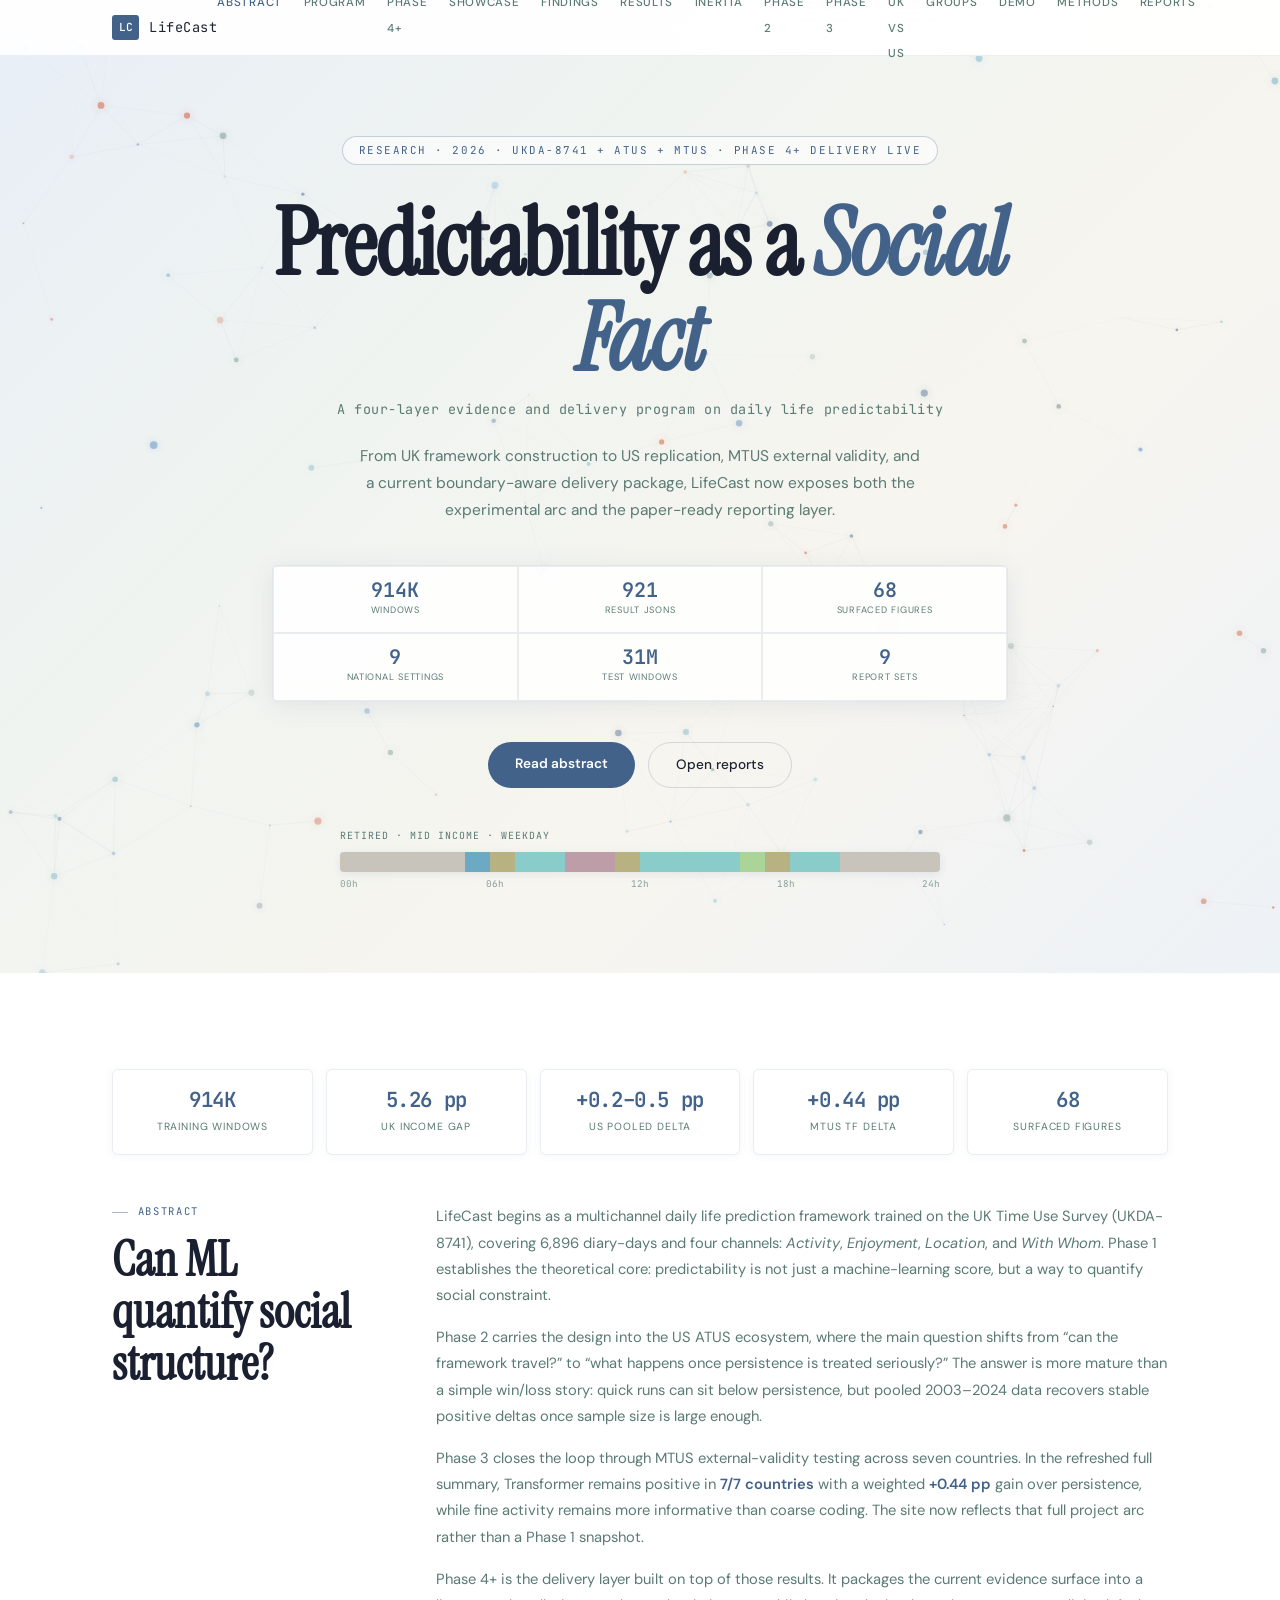
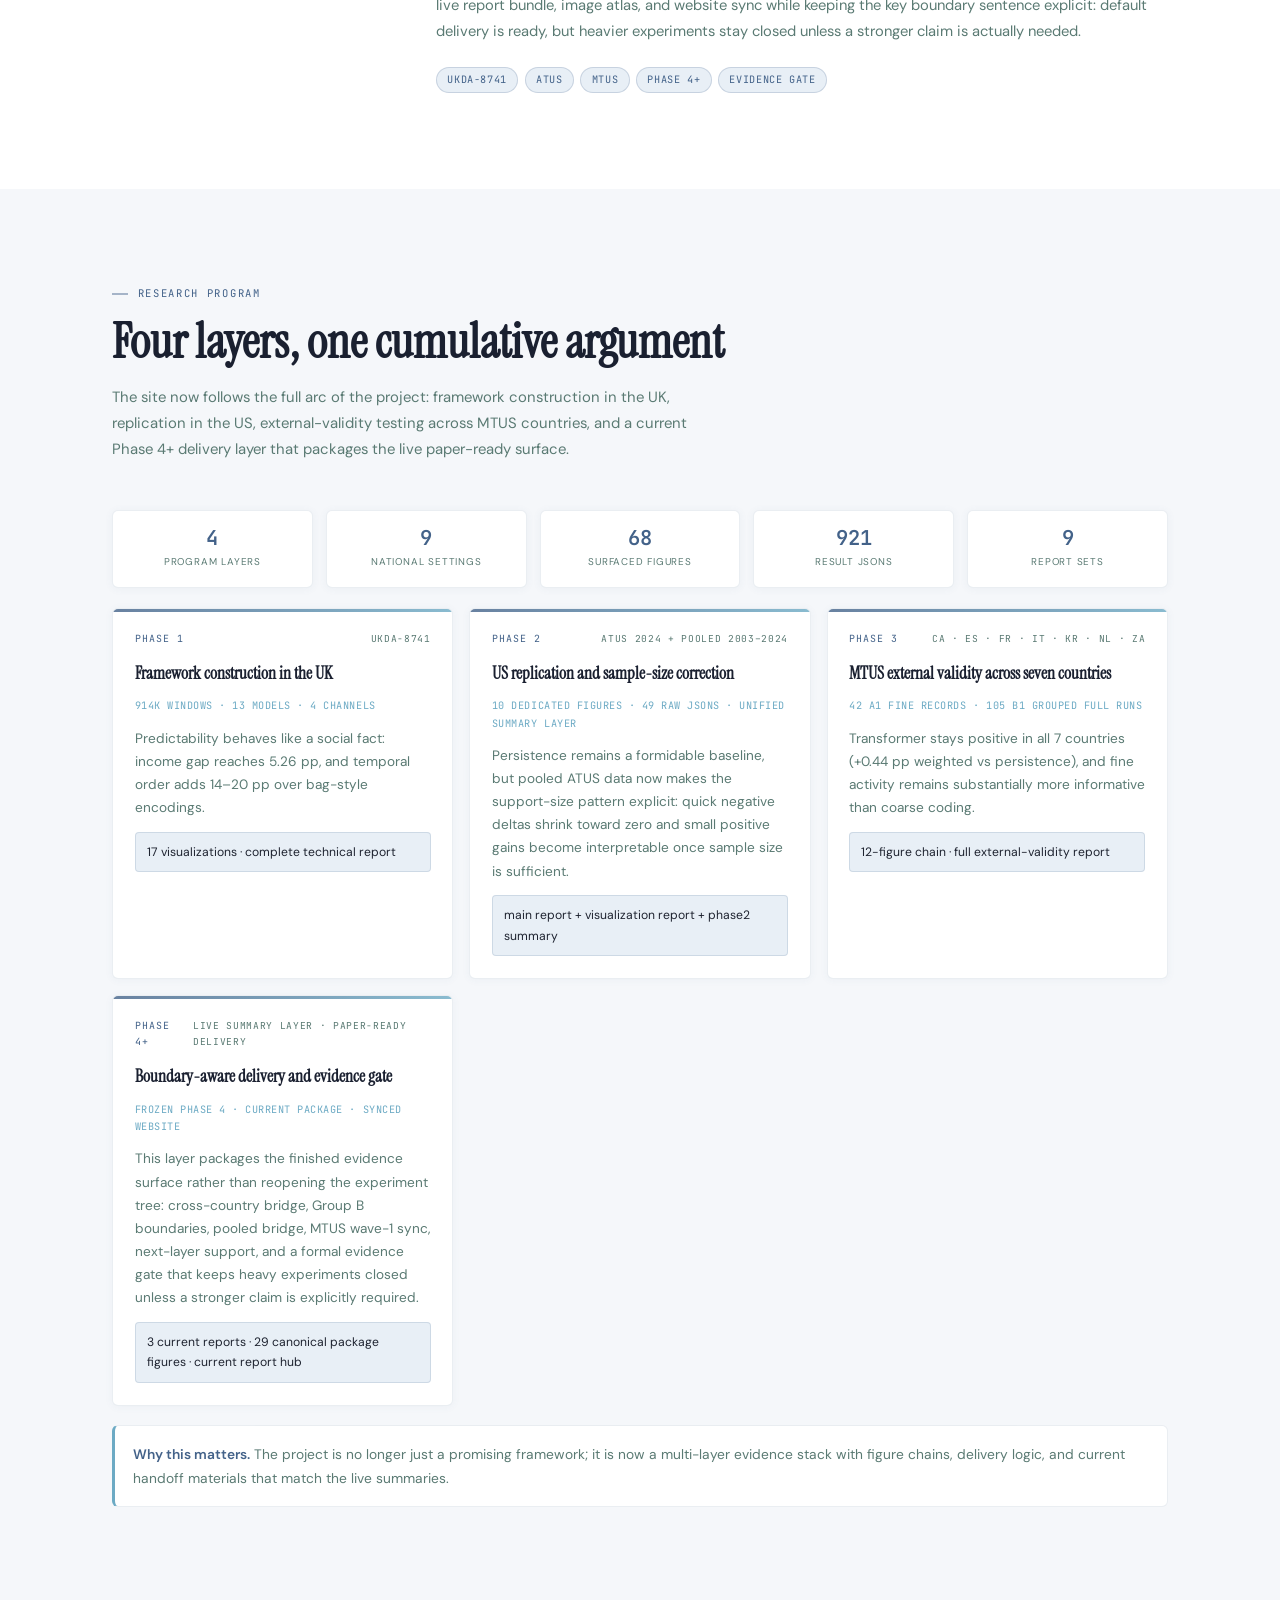
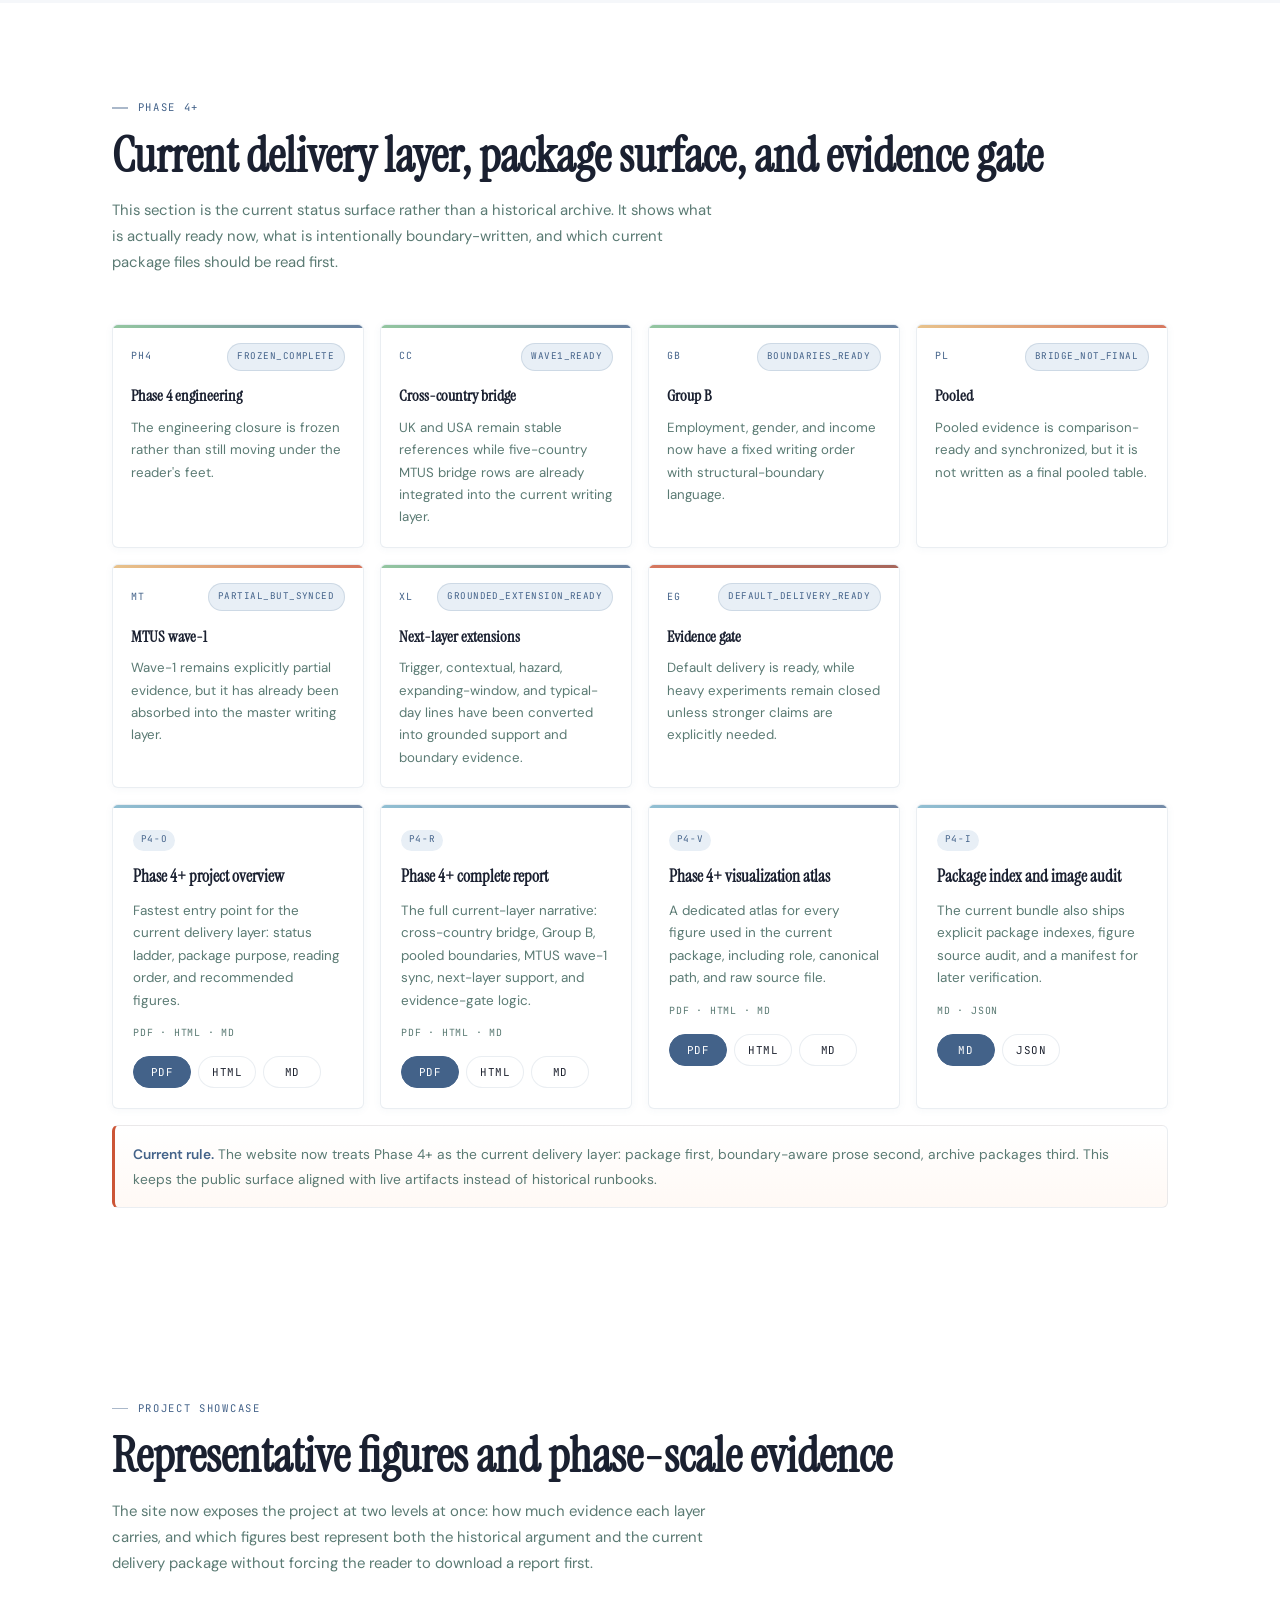
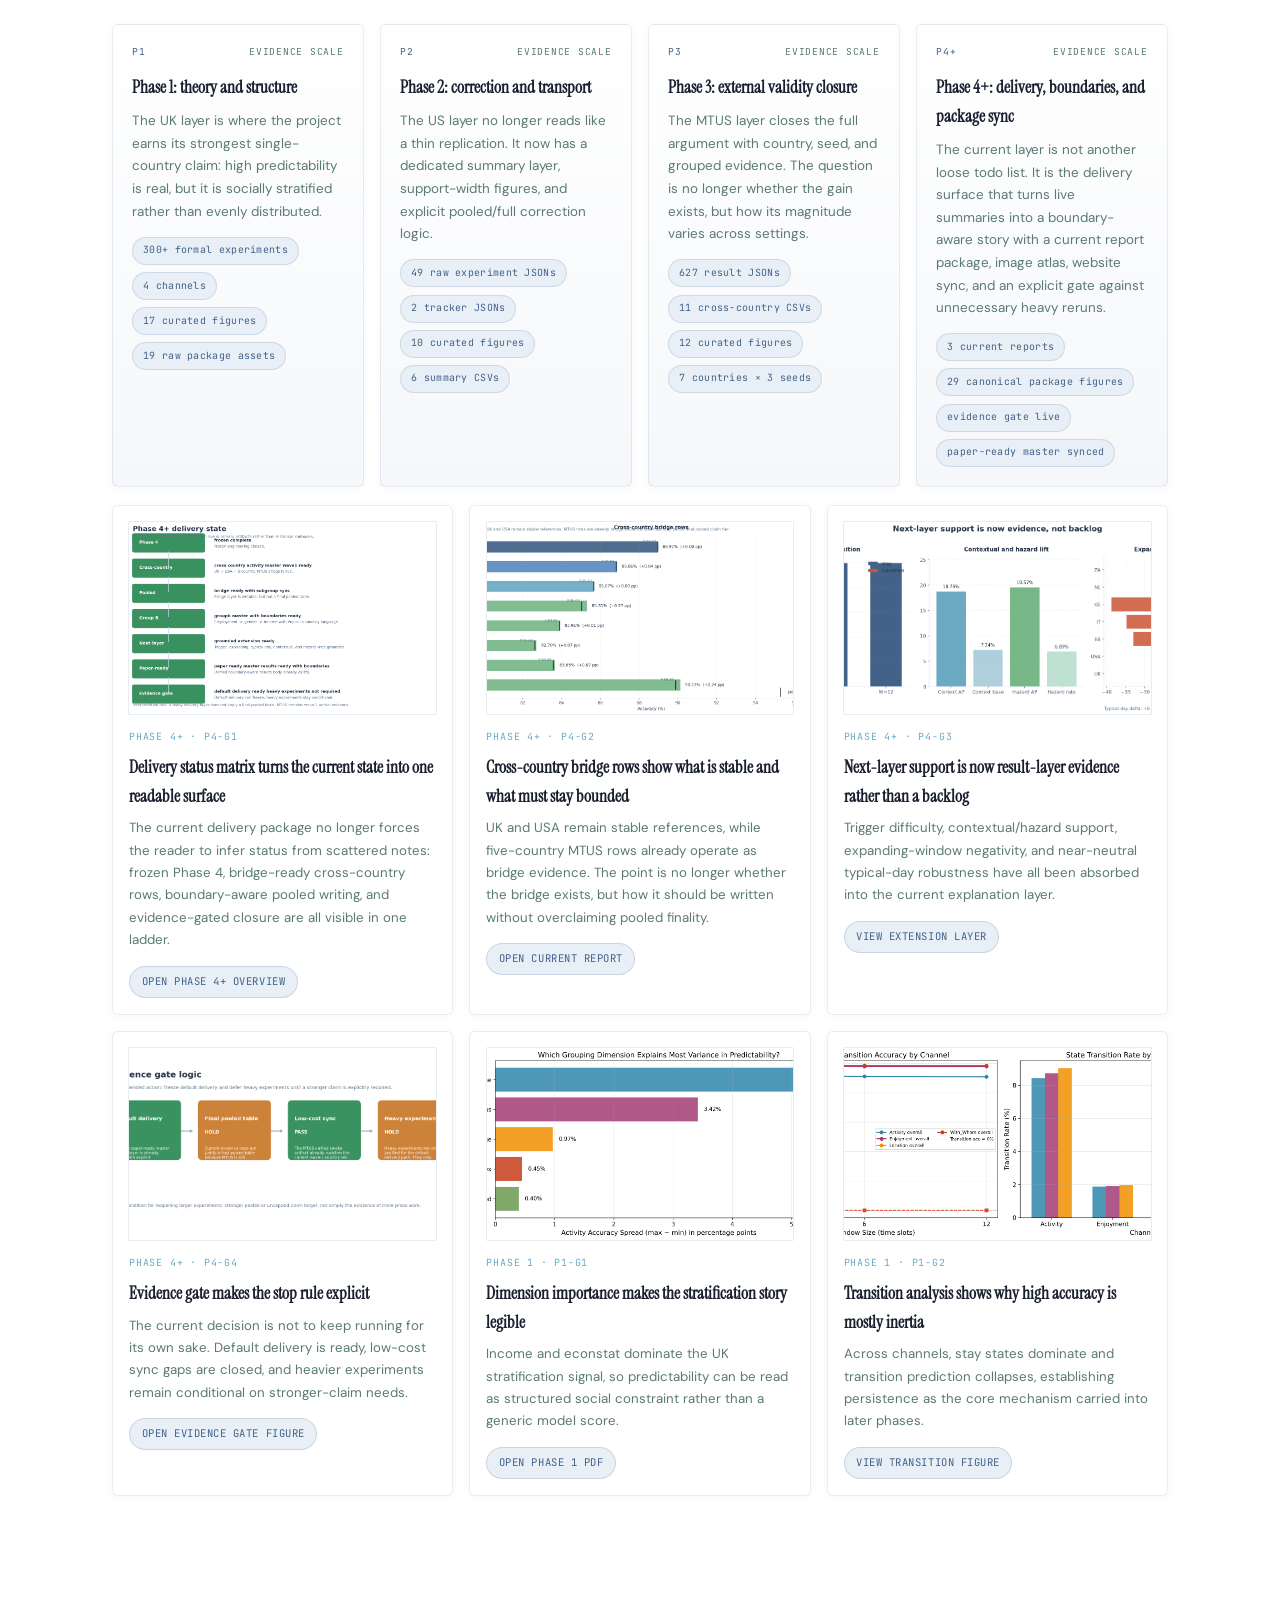
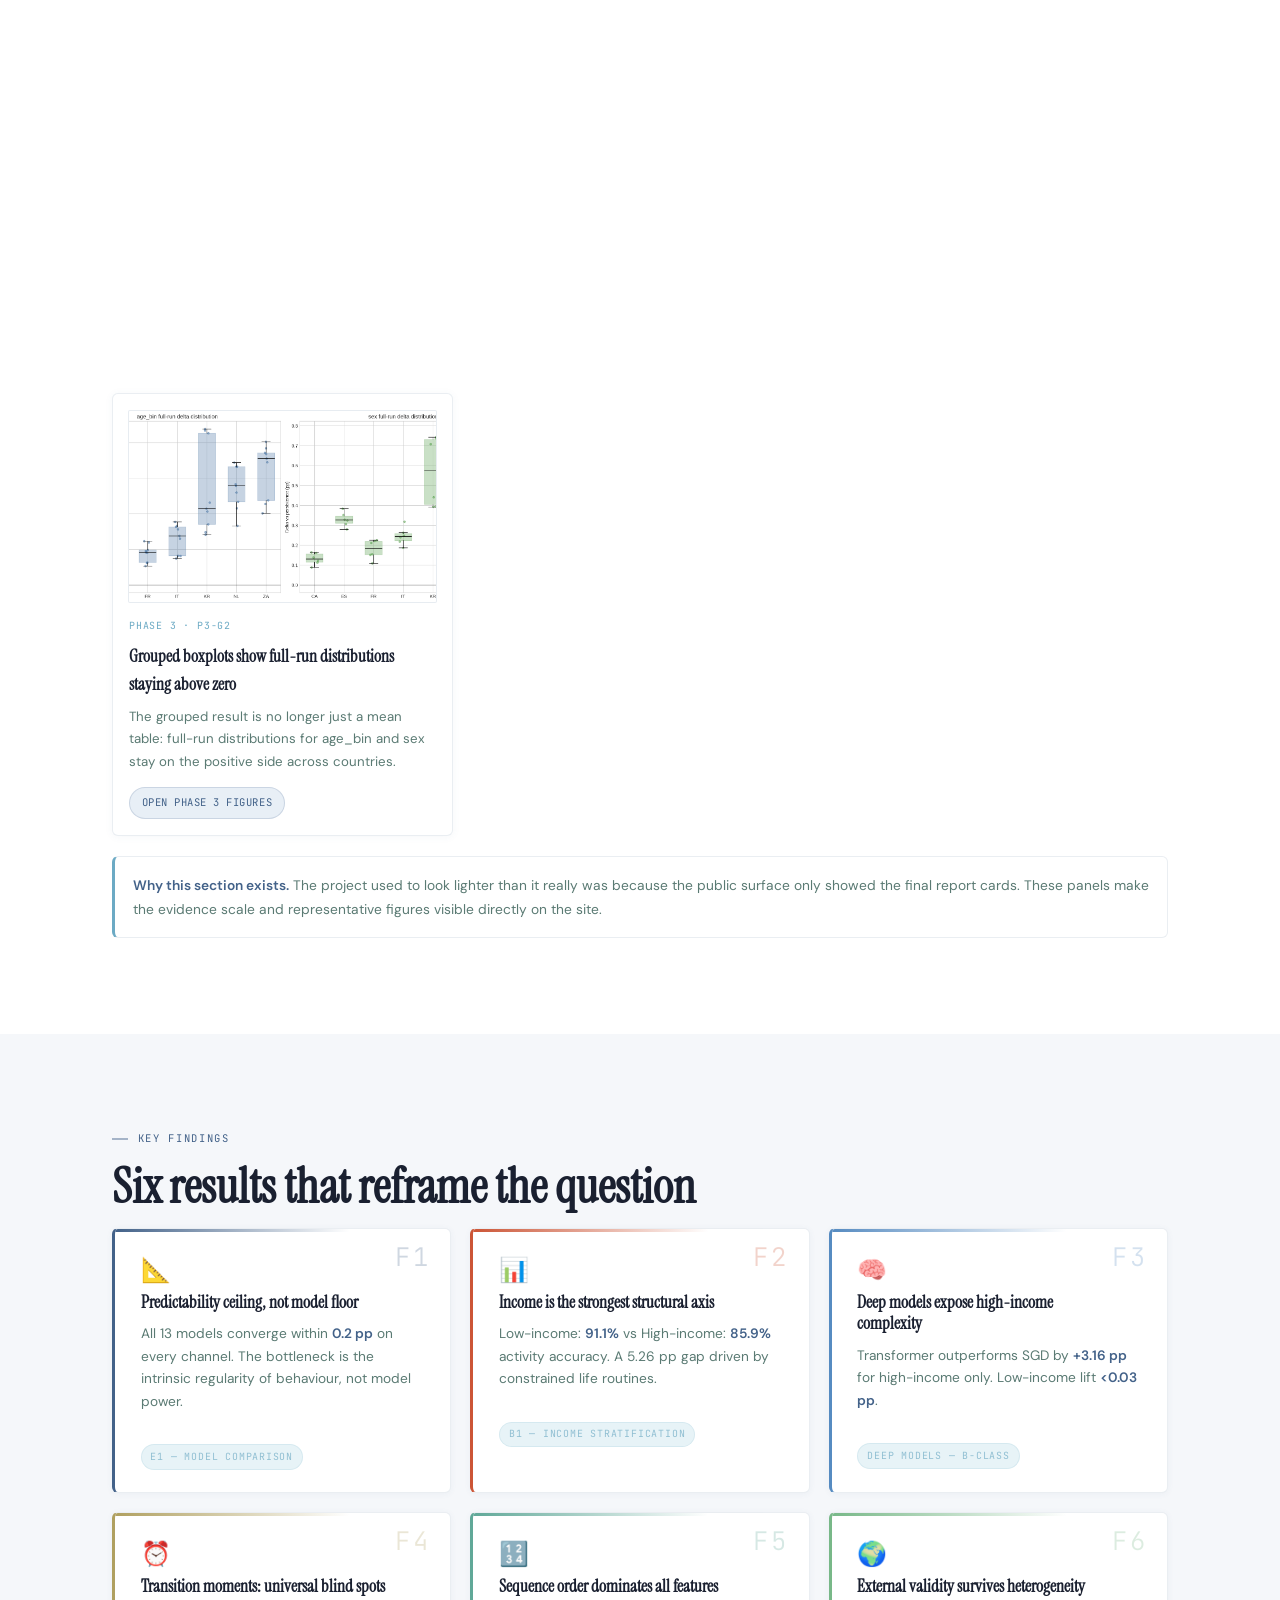
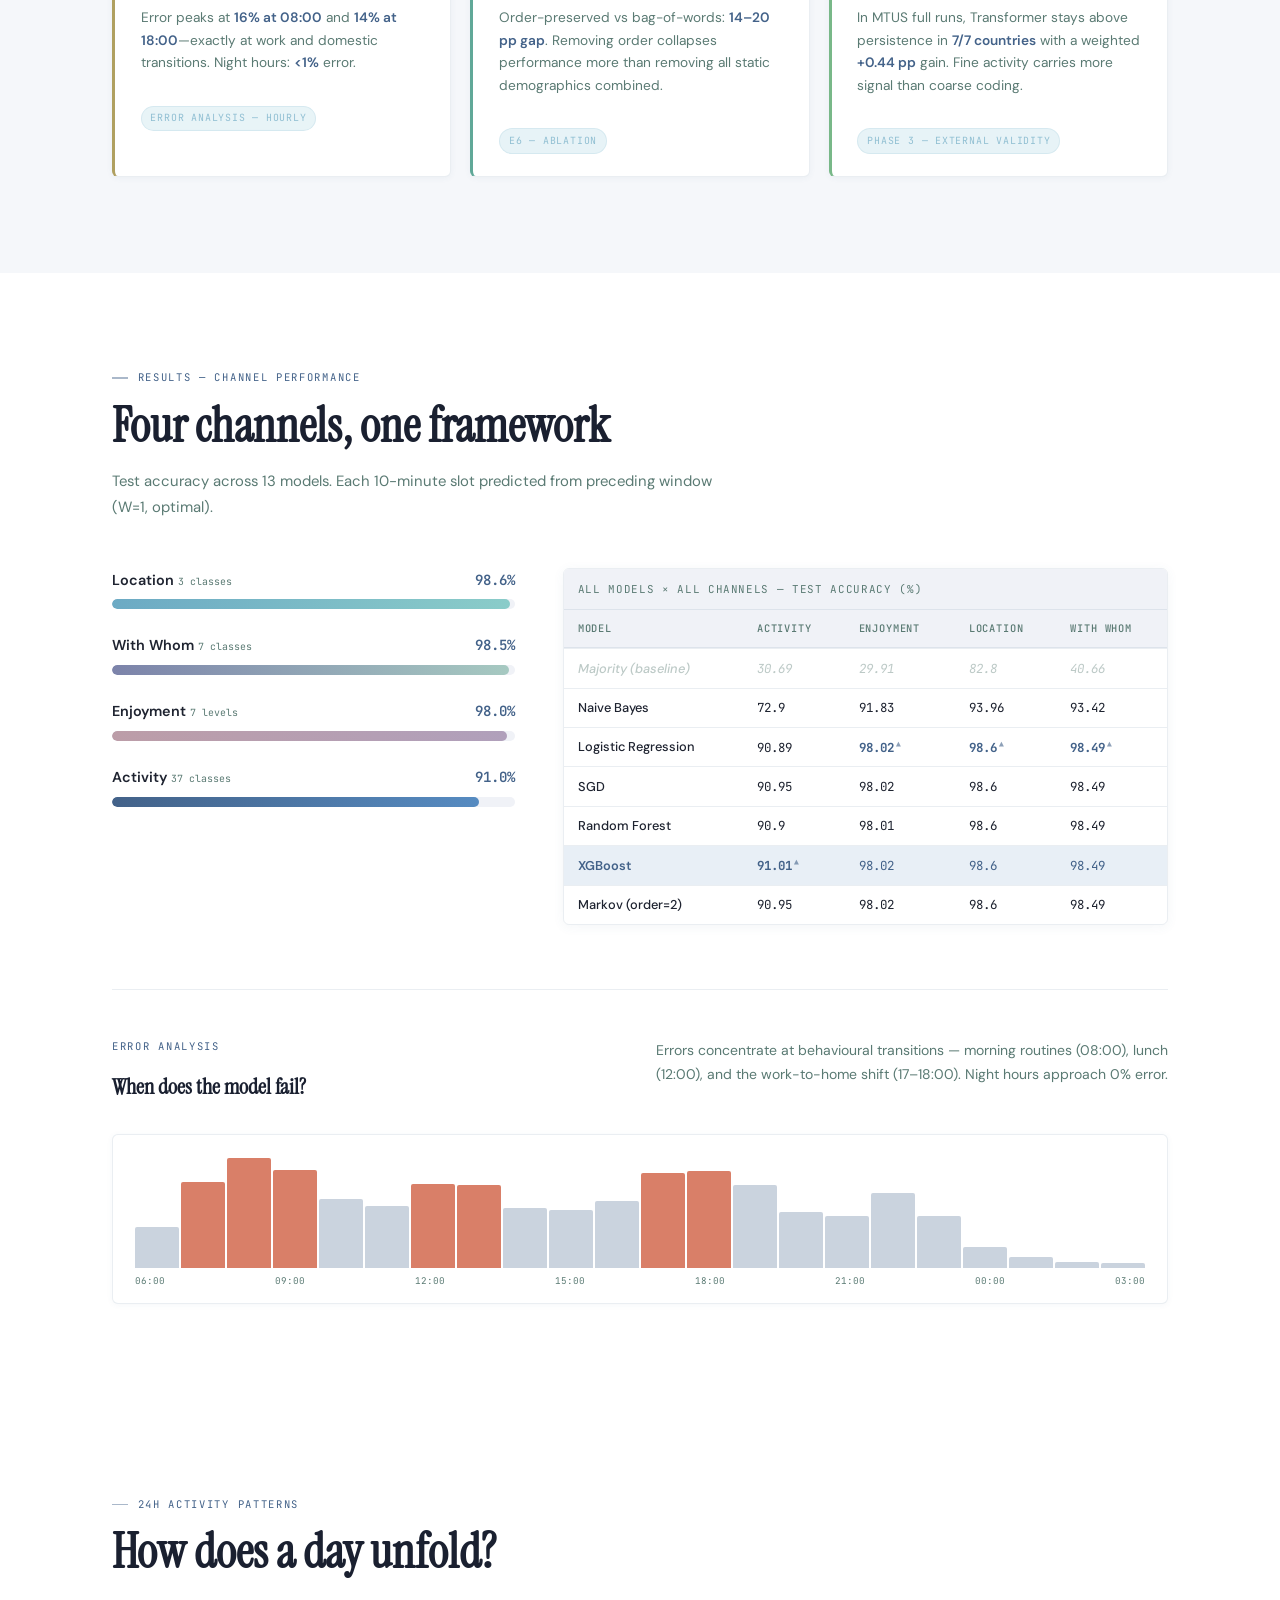
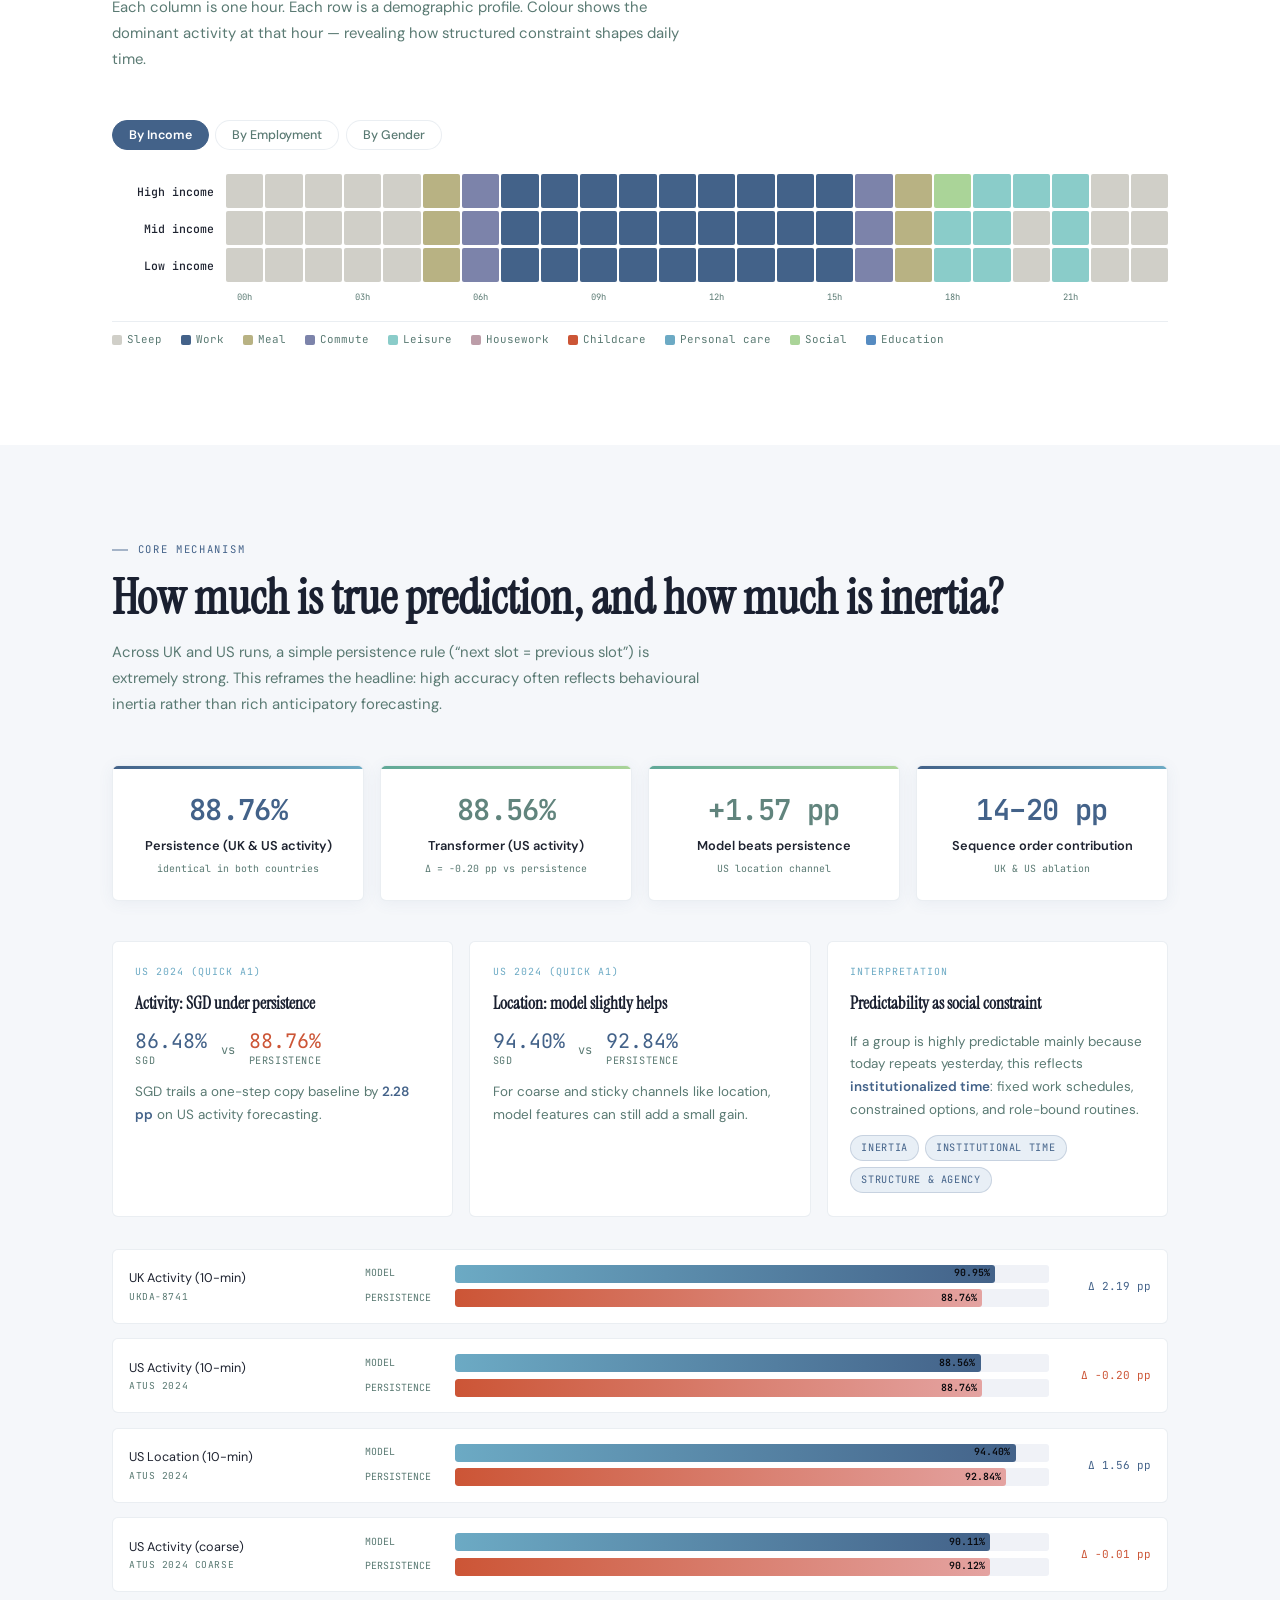
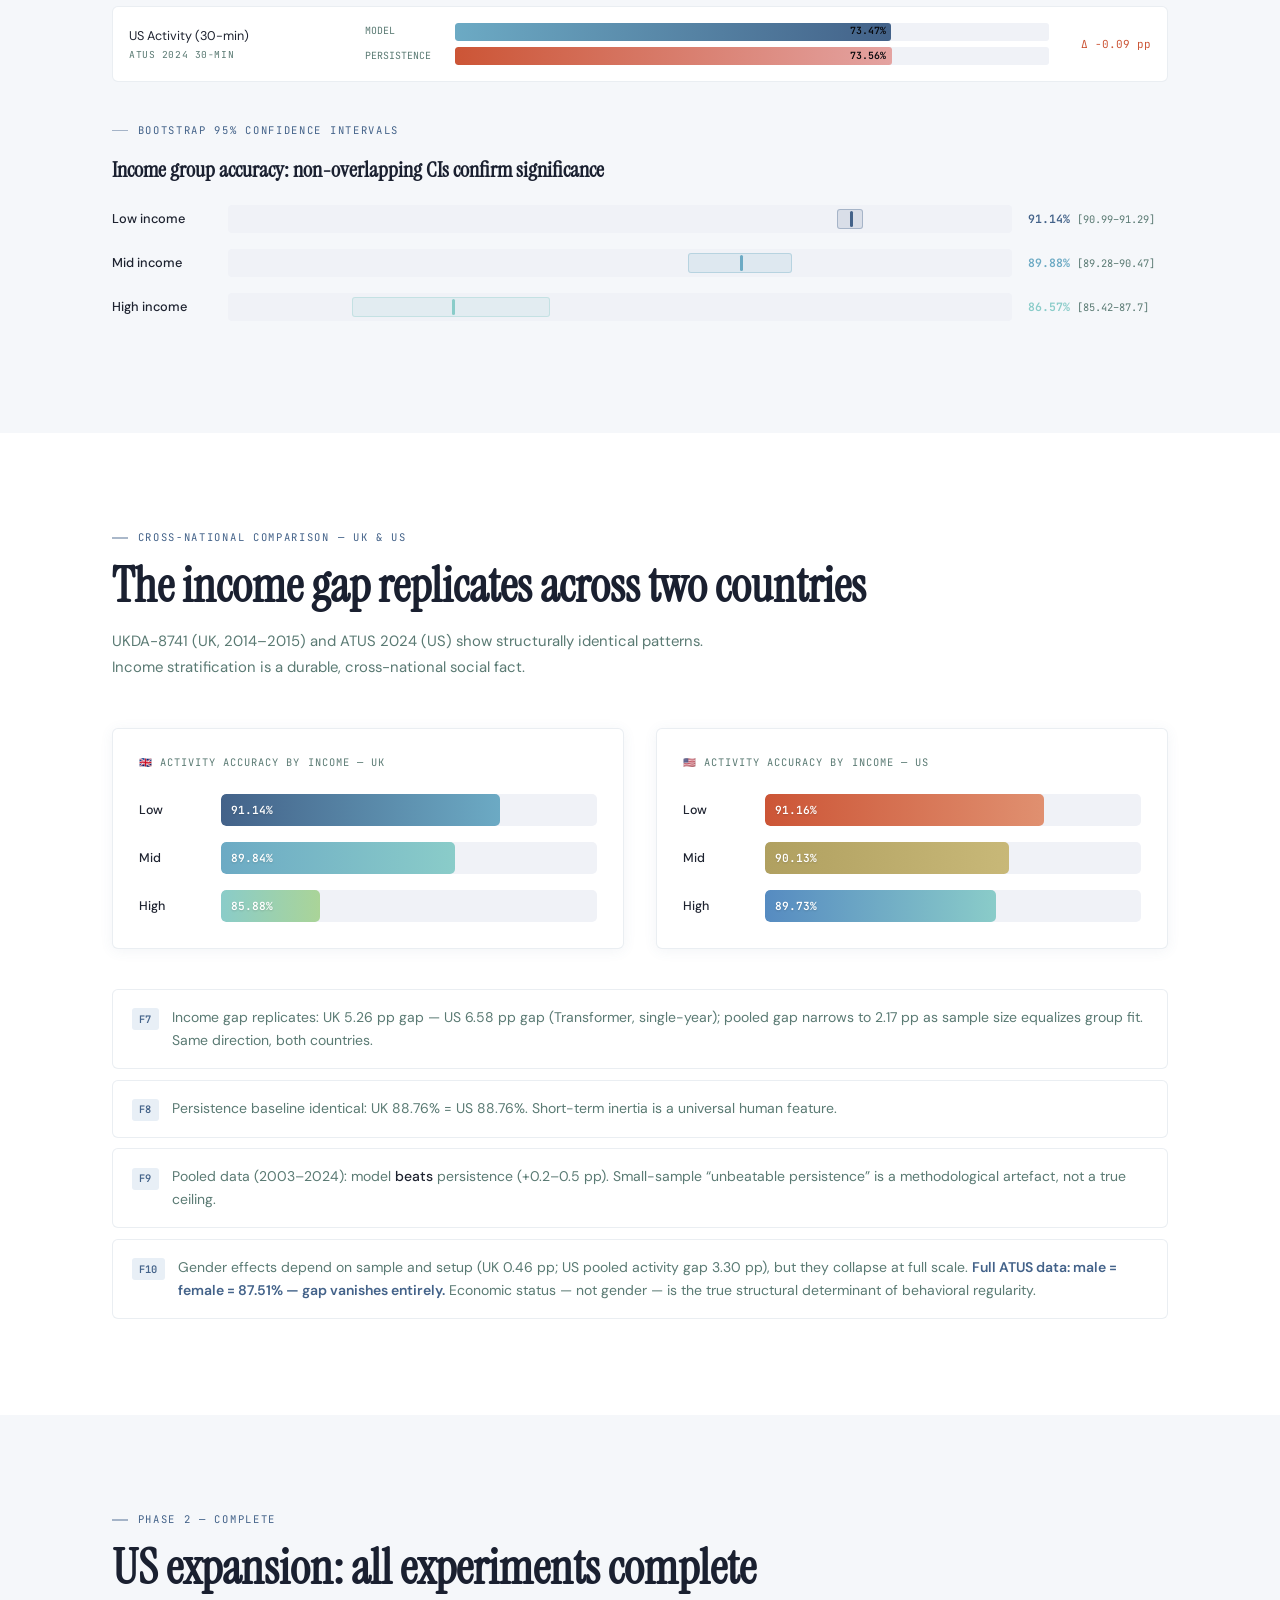
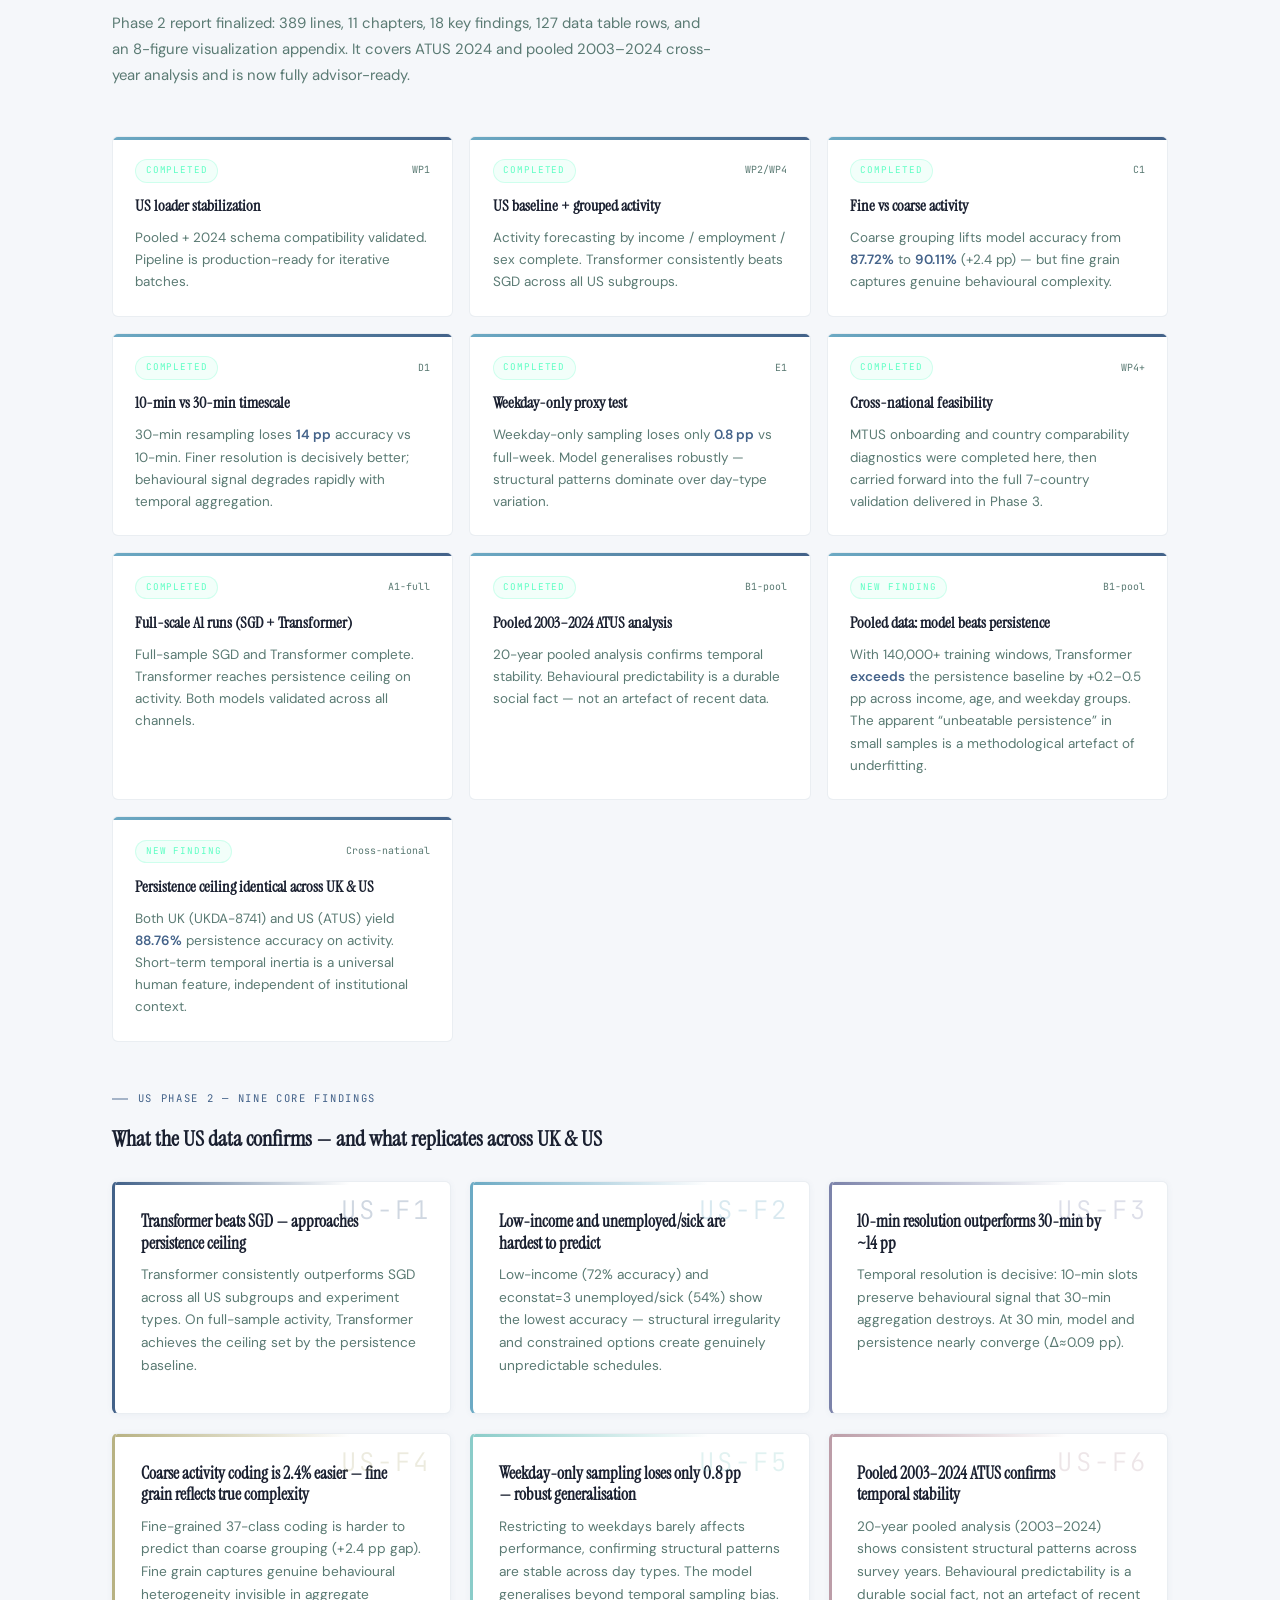
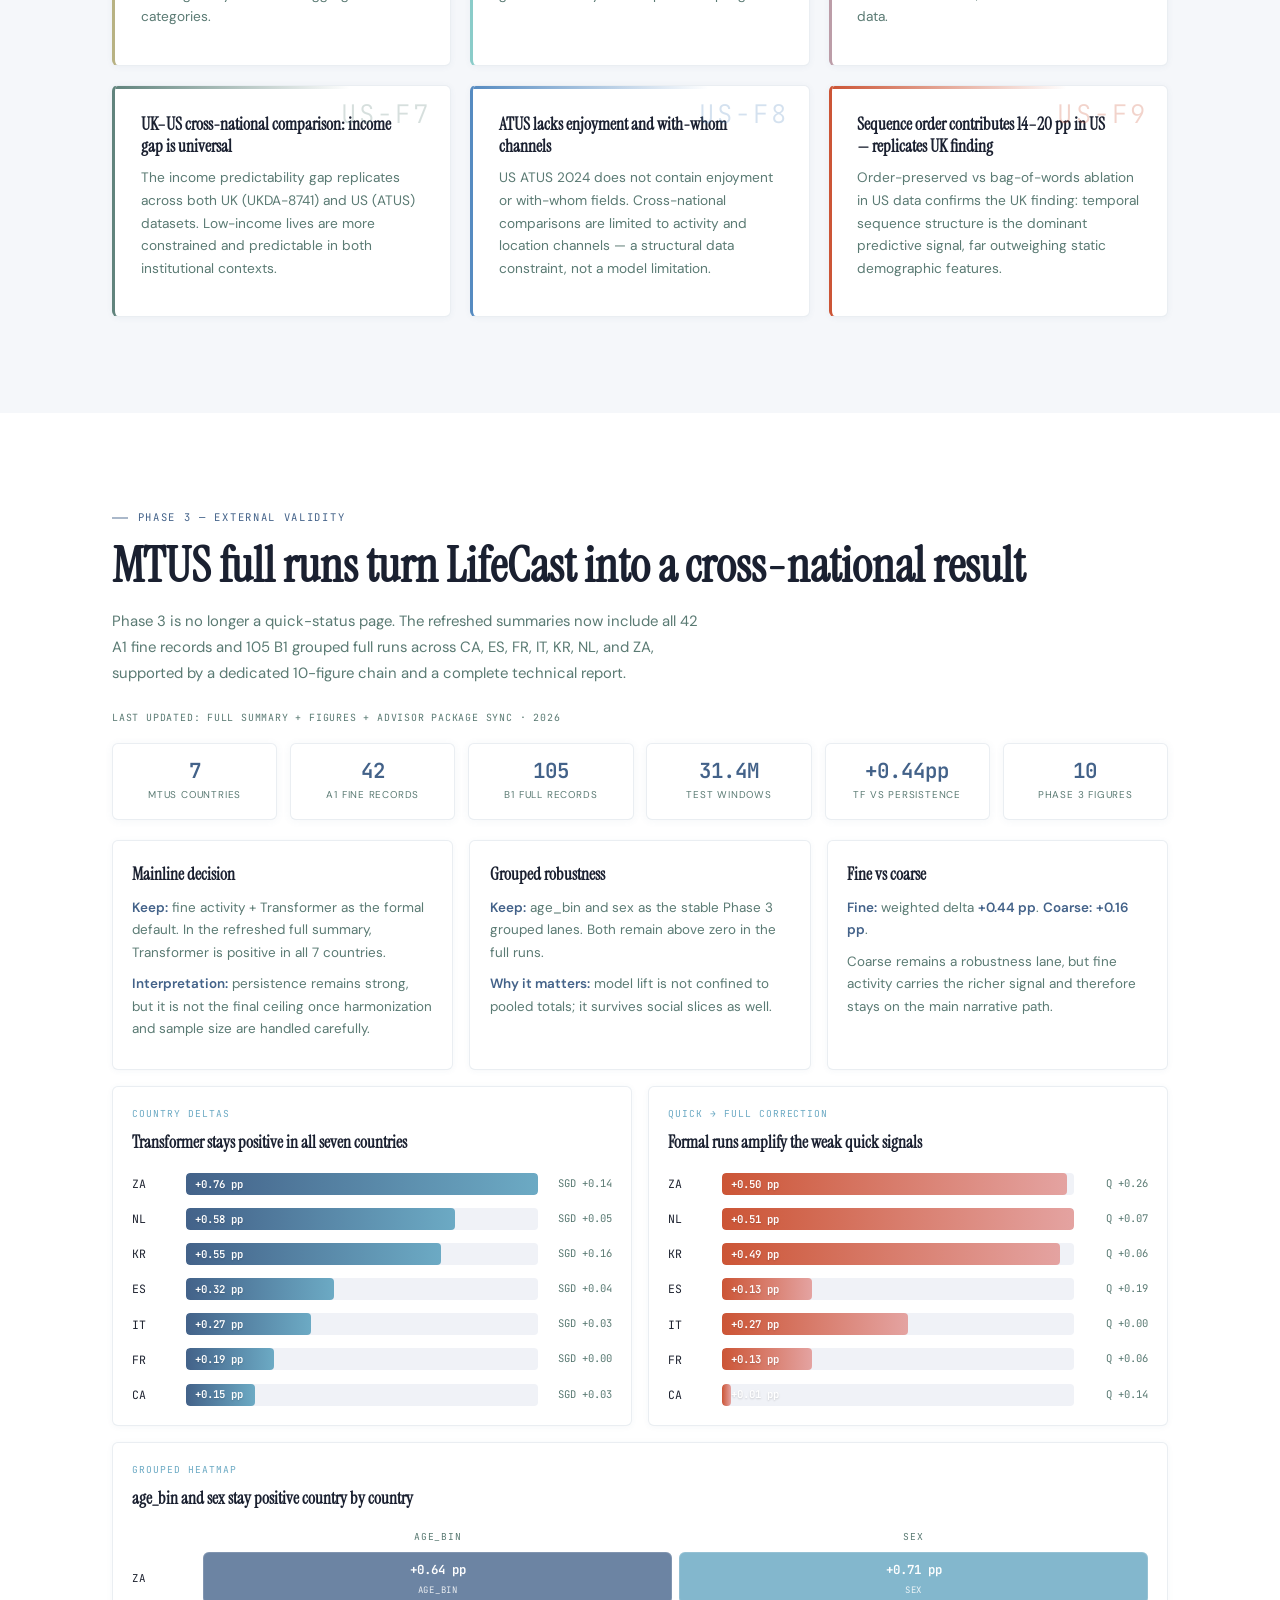
<file: index.html>
<!DOCTYPE html>
<html lang="en">
<head>
  <meta charset="UTF-8" />
  <meta name="viewport" content="width=device-width, initial-scale=1.0" />
  <title>LifeCast — Daily Life Predictability and Phase 4+ Delivery</title>
  <meta name="description" content="LifeCast is a four-layer evidence and delivery program on daily life predictability: UK framework, US replication, MTUS external validity, and a current Phase 4+ package with PDFs, figure atlas, and evidence gating." />
  <meta name="author" content="LifeCast Research" />
  <meta name="keywords" content="LifeCast, time-use survey, UKDA-8741, ATUS, MTUS, daily life prediction, predictability, social stratification, transformer, external validity" />
  <meta property="og:title" content="LifeCast — Predictability as a Social Fact" />
  <meta property="og:description" content="LifeCast now spans UK framework, US replication, MTUS external validity, and a live Phase 4+ delivery package with current reports, figures, and evidence-gated closure." />
  <meta property="og:type" content="website" />
  <meta property="og:url" content="https://lifecast.pages.dev/" />
  <meta property="og:image" content="https://lifecast.pages.dev/social-card.png" />
  <meta property="og:image:width" content="1200" />
  <meta property="og:image:height" content="630" />
  <meta name="twitter:card" content="summary_large_image" />
  <meta name="twitter:title" content="LifeCast — Multichannel Daily Life Prediction" />
  <meta name="twitter:description" content="Four-layer daily life prediction program: UK, US, MTUS external validity, and a live Phase 4+ delivery package with current reports and figure atlas." />
  <meta name="twitter:image" content="https://lifecast.pages.dev/social-card.png" />
  <link rel="canonical" href="https://lifecast.pages.dev/" />
  <meta name="theme-color" content="#436289" />
  <link rel="icon" type="image/svg+xml" href="data:image/svg+xml,%3Csvg xmlns='http://www.w3.org/2000/svg' viewBox='0 0 32 32'%3E%3Crect width='32' height='32' rx='6' fill='%23436289'/%3E%3Ctext x='16' y='22' font-family='monospace' font-size='14' font-weight='bold' fill='white' text-anchor='middle'%3ELC%3C/text%3E%3C/svg%3E" />
  <link rel="preconnect" href="https://fonts.googleapis.com" />
  <link rel="preconnect" href="https://fonts.gstatic.com" crossorigin />
  <link href="https://fonts.googleapis.com/css2?family=Instrument+Serif:ital@0;1&family=JetBrains+Mono:wght@300;400;500&family=DM+Sans:ital,opsz,wght@0,9..40,300;0,9..40,400;0,9..40,500;0,9..40,600;1,9..40,400&display=swap" rel="stylesheet" />
  <script type="application/ld+json">
  {
    "@context": "https://schema.org",
    "@type": "ResearchProject",
    "name": "LifeCast",
    "url": "https://lifecast.pages.dev/",
    "description": "A four-layer evidence and delivery program on daily life predictability spanning UKDA-8741, ATUS, MTUS external validity, and a current Phase 4+ reporting package.",
    "keywords": [
      "time-use surveys",
      "daily life prediction",
      "social stratification",
      "external validity",
      "transformer"
    ],
    "identifier": [
      "UKDA-8741",
      "ATUS 2024",
      "MTUS"
    ],
    "image": "https://lifecast.pages.dev/social-card.png"
  }
  </script>
  <link rel="stylesheet" href="style.css" />
</head>
<body>
<div class="progress-bar" id="progress-bar"></div>
<a class="skip-link" href="#abstract">Skip to content</a>

<nav class="nav" id="nav" aria-label="Primary">
  <div class="nav-inner">
    <a class="nav-logo" href="#hero"><span class="logo-mark">LC</span><span class="logo-text">LifeCast</span></a>
    <button type="button" class="nav-toggle" id="nav-toggle" aria-label="Toggle navigation menu" aria-expanded="false" aria-controls="nav-links">
      <span></span><span></span><span></span>
    </button>
    <ul class="nav-links" id="nav-links">
      <li><a href="#abstract">Abstract</a></li>
      <li><a href="#program">Program</a></li>
      <li><a href="#delivery">Phase 4+</a></li>
      <li><a href="#showcase">Showcase</a></li>
      <li><a href="#findings">Findings</a></li>
      <li><a href="#results">Results</a></li>
      <li><a href="#inertia">Inertia</a></li>
      <li><a href="#phase2">Phase 2</a></li>
      <li><a href="#phase3">Phase 3</a></li>
      <li><a href="#ukus">UK vs US</a></li>
      <li><a href="#groups">Groups</a></li>
      <li><a href="#demo">Demo</a></li>
      <li><a href="#methods">Methods</a></li>
      <li><a href="#reports">Reports</a></li>
    </ul>
  </div>
</nav>

<section class="hero" id="hero">
  <canvas id="grid-canvas"></canvas>
  <div class="hero-content">
    <div class="hero-badge">Research · 2026 · UKDA-8741 + ATUS + MTUS · Phase 4+ Delivery Live</div>
    <h1 class="hero-title">Predictability as a <em>Social Fact</em></h1>
    <p class="hero-sub">A four-layer evidence and delivery program on daily life predictability</p>
    <p class="hero-desc">From UK framework construction to US replication, MTUS external validity, and a current boundary-aware delivery package, LifeCast now exposes both the experimental arc and the paper-ready reporting layer.</p>
    <div class="hero-meta">
      <div class="hm"><span class="hm-v">914K</span><span class="hm-k">windows</span></div>
      <div class="hm-sep"></div>
      <div class="hm"><span class="hm-v">921</span><span class="hm-k">result JSONs</span></div>
      <div class="hm-sep"></div>
      <div class="hm"><span class="hm-v">68</span><span class="hm-k">surfaced figures</span></div>
      <div class="hm-sep"></div>
      <div class="hm"><span class="hm-v">9</span><span class="hm-k">national settings</span></div>
      <div class="hm-sep"></div>
      <div class="hm"><span class="hm-v">31M</span><span class="hm-k">test windows</span></div>
      <div class="hm-sep"></div>
      <div class="hm"><span class="hm-v">9</span><span class="hm-k">report sets</span></div>
    </div>
    <div class="hero-cta">
      <a href="#abstract" class="btn-primary">Read abstract</a>
      <a href="#reports" class="btn-ghost">Open reports</a>
    </div>
    <div class="hero-dna" id="hero-dna">
      <div class="hero-dna-label" id="hero-dna-label">Employed · Low income · Weekday</div>
      <div class="hero-dna-bar" id="hero-dna-bar"></div>
      <div class="hero-dna-axis"><span>00h</span><span>06h</span><span>12h</span><span>18h</span><span>24h</span></div>
    </div>
  </div>
</section>

<main id="main-content">

<section class="section" id="abstract">
  <div class="container">
    <div class="abs-stat-row reveal">
      <div class="abs-stat"><span class="abs-stat-v">914K</span><span class="abs-stat-k">training windows</span></div>
      <div class="abs-stat"><span class="abs-stat-v">5.26 pp</span><span class="abs-stat-k">UK income gap</span></div>
      <div class="abs-stat"><span class="abs-stat-v">+0.2–0.5 pp</span><span class="abs-stat-k">US pooled delta</span></div>
      <div class="abs-stat"><span class="abs-stat-v">+0.44 pp</span><span class="abs-stat-k">MTUS TF delta</span></div>
      <div class="abs-stat"><span class="abs-stat-v">68</span><span class="abs-stat-k">surfaced figures</span></div>
    </div>
    <div class="two-col">
      <div class="col-left">
        <div class="sec-label">Abstract</div>
        <h2 class="sec-title">Can ML quantify social structure?</h2>
      </div>
      <div class="col-right">
        <p class="abs-text">LifeCast begins as a multichannel daily life prediction framework trained on the UK Time Use Survey (UKDA-8741), covering 6,896 diary-days and four channels: <em>Activity</em>, <em>Enjoyment</em>, <em>Location</em>, and <em>With Whom</em>. Phase 1 establishes the theoretical core: predictability is not just a machine-learning score, but a way to quantify social constraint.</p>
        <p class="abs-text">Phase 2 carries the design into the US ATUS ecosystem, where the main question shifts from “can the framework travel?” to “what happens once persistence is treated seriously?” The answer is more mature than a simple win/loss story: quick runs can sit below persistence, but pooled 2003–2024 data recovers stable positive deltas once sample size is large enough.</p>
        <p class="abs-text">Phase 3 closes the loop through MTUS external-validity testing across seven countries. In the refreshed full summary, Transformer remains positive in <strong>7/7 countries</strong> with a weighted <strong>+0.44 pp</strong> gain over persistence, while fine activity remains more informative than coarse coding. The site now reflects that full project arc rather than a Phase 1 snapshot.</p>
        <p class="abs-text">Phase 4+ is the delivery layer built on top of those results. It packages the current evidence surface into a live report bundle, image atlas, and website sync while keeping the key boundary sentence explicit: default delivery is ready, but heavier experiments stay closed unless a stronger claim is actually needed.</p>
        <div class="abs-tags">
          <span class="tag">UKDA-8741</span><span class="tag">ATUS</span><span class="tag">MTUS</span><span class="tag">Phase 4+</span><span class="tag">Evidence gate</span>
        </div>
      </div>
    </div>
  </div>
</section>

<section class="section section-tinted" id="program">
  <div class="container">
    <div class="sec-label">Research Program</div>
    <h2 class="sec-title">Four layers, one cumulative argument</h2>
    <p class="sec-sub">The site now follows the full arc of the project: framework construction in the UK, replication in the US, external-validity testing across MTUS countries, and a current Phase 4+ delivery layer that packages the live paper-ready surface.</p>
    <div class="program-stats reveal" id="program-stats"></div>
    <div class="program-grid" id="program-grid"></div>
    <div class="program-note reveal">
      <strong>Why this matters.</strong> The project is no longer just a promising framework; it is now a multi-layer evidence stack with figure chains, delivery logic, and current handoff materials that match the live summaries.
    </div>
  </div>
</section>

<section class="section" id="delivery">
  <div class="container">
    <div class="sec-label">Phase 4+</div>
    <h2 class="sec-title">Current delivery layer, package surface, and evidence gate</h2>
    <p class="sec-sub">This section is the current status surface rather than a historical archive. It shows what is actually ready now, what is intentionally boundary-written, and which current package files should be read first.</p>
    <div class="delivery-status-grid reveal" id="delivery-status-grid"></div>
    <div class="delivery-doc-grid reveal" id="delivery-doc-grid"></div>
    <div class="delivery-note reveal" id="delivery-note"></div>
  </div>
</section>

<section class="section" id="showcase">
  <div class="container">
    <div class="sec-label">Project Showcase</div>
    <h2 class="sec-title">Representative figures and phase-scale evidence</h2>
    <p class="sec-sub">The site now exposes the project at two levels at once: how much evidence each layer carries, and which figures best represent both the historical argument and the current delivery package without forcing the reader to download a report first.</p>
    <div class="phase-scale-grid reveal" id="phase-scale-grid"></div>
    <div class="showcase-grid reveal" id="showcase-grid"></div>
    <div class="program-note reveal">
      <strong>Why this section exists.</strong> The project used to look lighter than it really was because the public surface only showed the final report cards. These panels make the evidence scale and representative figures visible directly on the site.
    </div>
  </div>
</section>

<section class="section section-tinted" id="findings">
  <div class="container">
    <div class="sec-label">Key Findings</div>
    <h2 class="sec-title">Six results that reframe the question</h2>
    <div class="findings-grid">
      <div class="finding-card reveal" style="--fc-accent:#436289"><div class="fc-num">F1</div><div class="fc-icon">📐</div><h3>Predictability ceiling, not model floor</h3><p>All 13 models converge within <strong>0.2 pp</strong> on every channel. The bottleneck is the intrinsic regularity of behaviour, not model power.</p><div class="fc-tag">E1 — Model comparison</div></div>
      <div class="finding-card reveal" style="--fc-accent:#cc5536"><div class="fc-num">F2</div><div class="fc-icon">📊</div><h3>Income is the strongest structural axis</h3><p>Low-income: <strong>91.1%</strong> vs High-income: <strong>85.9%</strong> activity accuracy. A 5.26 pp gap driven by constrained life routines.</p><div class="fc-tag">B1 — Income stratification</div></div>
      <div class="finding-card reveal" style="--fc-accent:#568bc1"><div class="fc-num">F3</div><div class="fc-icon">🧠</div><h3>Deep models expose high-income complexity</h3><p>Transformer outperforms SGD by <strong>+3.16 pp</strong> for high-income only. Low-income lift <strong>&lt;0.03 pp</strong>.</p><div class="fc-tag">Deep models — B-class</div></div>
      <div class="finding-card reveal" style="--fc-accent:#b0a060"><div class="fc-num">F4</div><div class="fc-icon">⏰</div><h3>Transition moments: universal blind spots</h3><p>Error peaks at <strong>16% at 08:00</strong> and <strong>14% at 18:00</strong>&mdash;exactly at work and domestic transitions. Night hours: <strong>&lt;1%</strong> error.</p><div class="fc-tag">Error analysis — hourly</div></div>
      <div class="finding-card reveal" style="--fc-accent:#60a898"><div class="fc-num">F5</div><div class="fc-icon">🔢</div><h3>Sequence order dominates all features</h3><p>Order-preserved vs bag-of-words: <strong>14&ndash;20 pp gap</strong>. Removing order collapses performance more than removing all static demographics combined.</p><div class="fc-tag">E6 — Ablation</div></div>
      <div class="finding-card reveal" style="--fc-accent:#78b888"><div class="fc-num">F6</div><div class="fc-icon">🌍</div><h3>External validity survives heterogeneity</h3><p>In MTUS full runs, Transformer stays above persistence in <strong>7/7 countries</strong> with a weighted <strong>+0.44 pp</strong> gain. Fine activity carries more signal than coarse coding.</p><div class="fc-tag">Phase 3 — External validity</div></div>
    </div>
  </div>
</section>

<section class="section" id="results">
  <div class="container">
    <div class="sec-label">Results — Channel Performance</div>
    <h2 class="sec-title">Four channels, one framework</h2>
    <p class="sec-sub">Test accuracy across 13 models. Each 10-minute slot predicted from preceding window (W=1, optimal).</p>
    <div class="channel-layout">
      <div class="channel-bars" id="channel-bars"></div>
      <div class="channel-table-wrap reveal">
        <div class="tbl-caption">All models &times; all channels &mdash; Test Accuracy (%)</div>
        <div class="tbl-scroll">
          <table class="rtable" aria-label="Test accuracy across all models and channels">
            <caption class="sr-only">Model performance: test accuracy (%) across Activity, Enjoyment, Location, and With Whom channels</caption>
            <thead><tr><th scope="col">Model</th><th scope="col">Activity</th><th scope="col">Enjoyment</th><th scope="col">Location</th><th scope="col">With Whom</th></tr></thead>
            <tbody id="e1-tbody"></tbody>
          </table>
        </div>
      </div>
    </div>
    <div class="error-block reveal">
      <div class="error-hdr">
        <div><div class="sec-label">Error Analysis</div><h3 class="subsec-title">When does the model fail?</h3></div>
        <p class="error-note">Errors concentrate at behavioural transitions &mdash; morning routines (08:00), lunch (12:00), and the work-to-home shift (17&ndash;18:00). Night hours approach 0% error.</p>
      </div>
      <div class="hourly-wrap">
        <div class="hourly-chart" id="hourly-chart"></div>
        <div class="hourly-axis" id="hourly-axis"></div>
      </div>
    </div>
  </div>
</section>

<section class="section" id="heatmap">
  <div class="container">
    <div class="sec-label">24h Activity Patterns</div>
    <h2 class="sec-title">How does a day unfold?</h2>
    <p class="sec-sub">Each column is one hour. Each row is a demographic profile. Colour shows the dominant activity at that hour &mdash; revealing how structured constraint shapes daily time.</p>
    <div class="hmap-controls">
      <button type="button" class="hmap-btn active" data-hmap="income">By Income</button>
      <button type="button" class="hmap-btn" data-hmap="econstat">By Employment</button>
      <button type="button" class="hmap-btn" data-hmap="sex">By Gender</button>
    </div>
    <div class="hmap-wrap reveal" id="hmap-wrap"></div>
    <div class="hmap-axis" id="hmap-axis"></div>
    <div class="hmap-legend" id="hmap-legend"></div>
  </div>
</section>

<section class="section section-tinted" id="inertia">
  <div class="container">
    <div class="sec-label">Core Mechanism</div>
    <h2 class="sec-title">How much is true prediction, and how much is inertia?</h2>
    <p class="sec-sub">Across UK and US runs, a simple persistence rule (&ldquo;next slot = previous slot&rdquo;) is extremely strong. This reframes the headline: high accuracy often reflects behavioural inertia rather than rich anticipatory forecasting.</p>

    <div class="inertia-bignums reveal">
      <div class="ibn-card">
        <span class="ibn-v">88.76%</span>
        <span class="ibn-l">Persistence (UK &amp; US activity)</span>
        <span class="ibn-sub">identical in both countries</span>
      </div>
      <div class="ibn-card ibn-card--good">
        <span class="ibn-v">88.56%</span>
        <span class="ibn-l">Transformer (US activity)</span>
        <span class="ibn-sub">Δ = −0.20 pp vs persistence</span>
      </div>
      <div class="ibn-card ibn-card--good">
        <span class="ibn-v">+1.57 pp</span>
        <span class="ibn-l">Model beats persistence</span>
        <span class="ibn-sub">US location channel</span>
      </div>
      <div class="ibn-card">
        <span class="ibn-v">14–20 pp</span>
        <span class="ibn-l">Sequence order contribution</span>
        <span class="ibn-sub">UK &amp; US ablation</span>
      </div>
    </div>

    <div class="inertia-grid">
      <div class="in-card reveal">
        <div class="in-kicker">US 2024 (Quick A1)</div>
        <h3>Activity: SGD under persistence</h3>
        <div class="in-metrics">
          <div class="in-m"><span class="in-v">86.48%</span><span class="in-l">SGD</span></div>
          <div class="in-vs">vs</div>
          <div class="in-m"><span class="in-v in-v-hot">88.76%</span><span class="in-l">Persistence</span></div>
        </div>
        <p class="in-desc">SGD trails a one-step copy baseline by <strong>2.28 pp</strong> on US activity forecasting.</p>
      </div>
      <div class="in-card reveal">
        <div class="in-kicker">US 2024 (Quick A1)</div>
        <h3>Location: model slightly helps</h3>
        <div class="in-metrics">
          <div class="in-m"><span class="in-v">94.40%</span><span class="in-l">SGD</span></div>
          <div class="in-vs">vs</div>
          <div class="in-m"><span class="in-v">92.84%</span><span class="in-l">Persistence</span></div>
        </div>
        <p class="in-desc">For coarse and sticky channels like location, model features can still add a small gain.</p>
      </div>
      <div class="in-card reveal">
        <div class="in-kicker">Interpretation</div>
        <h3>Predictability as social constraint</h3>
        <p class="in-desc">If a group is highly predictable mainly because today repeats yesterday, this reflects <strong>institutionalized time</strong>: fixed work schedules, constrained options, and role-bound routines.</p>
        <div class="in-tags"><span class="tag">Inertia</span><span class="tag">Institutional time</span><span class="tag">Structure &amp; agency</span></div>
      </div>
    </div>
    <div class="in-bars reveal" id="inertia-bars"></div>
    <div class="boot-ci-wrap reveal" id="boot-ci-wrap">
      <div class="sec-label" style="margin-top:2.5rem">Bootstrap 95% Confidence Intervals</div>
      <h3 class="subsec-title" style="margin-bottom:1rem">Income group accuracy: non-overlapping CIs confirm significance</h3>
      <div id="boot-ci-chart"></div>
    </div>
  </div>
</section>

<section class="section" id="ukus">
  <div class="container">
    <div class="sec-label">Cross-National Comparison &mdash; UK &amp; US</div>
    <h2 class="sec-title">The income gap replicates across two countries</h2>
    <p class="sec-sub">UKDA-8741 (UK, 2014&ndash;2015) and ATUS 2024 (US) show structurally identical patterns. Income stratification is a durable, cross-national social fact.</p>
    <div class="ukus-grid">
      <div class="ukus-chart-wrap reveal">
        <div class="ukus-chart-label">🇬🇧 Activity accuracy by income — UK</div>
        <div class="ukus-bars" id="ukus-bars-uk"></div>
      </div>
      <div class="ukus-chart-wrap reveal">
        <div class="ukus-chart-label">🇺🇸 Activity accuracy by income — US</div>
        <div class="ukus-bars" id="ukus-bars-us"></div>
      </div>
    </div>
    <div class="ukus-findings reveal">
      <div class="ukus-fi"><span class="ukus-fi-n">F7</span><span>Income gap replicates: UK 5.26 pp gap &mdash; US 6.58 pp gap (Transformer, single-year); pooled gap narrows to 2.17 pp as sample size equalizes group fit. Same direction, both countries.</span></div>
      <div class="ukus-fi"><span class="ukus-fi-n">F8</span><span>Persistence baseline identical: UK 88.76% = US 88.76%. Short-term inertia is a universal human feature.</span></div>
      <div class="ukus-fi"><span class="ukus-fi-n">F9</span><span>Pooled data (2003&ndash;2024): model <em>beats</em> persistence (+0.2&ndash;0.5 pp). Small-sample &ldquo;unbeatable persistence&rdquo; is a methodological artefact, not a true ceiling.</span></div>
      <div class="ukus-fi"><span class="ukus-fi-n">F10</span><span>Gender effects depend on sample and setup (UK 0.46 pp; US pooled activity gap 3.30 pp), but they collapse at full scale. <strong>Full ATUS data: male = female = 87.51% — gap vanishes entirely.</strong> Economic status &mdash; not gender &mdash; is the true structural determinant of behavioral regularity.</span></div>
    </div>
  </div>
</section>

<section class="section section-tinted" id="phase2">
  <div class="container">
    <div class="sec-label">Phase 2 &mdash; Complete</div>
    <h2 class="sec-title">US expansion: all experiments complete</h2>
    <p class="sec-sub">Phase 2 report finalized: 389 lines, 11 chapters, 18 key findings, 127 data table rows, and an 8-figure visualization appendix. It covers ATUS 2024 and pooled 2003&ndash;2024 cross-year analysis and is now fully advisor-ready.</p>
    <div class="p2-grid">
      <div class="p2-card reveal">
        <div class="p2-top"><span class="p2-pill ok">Completed</span><span class="p2-code">WP1</span></div>
        <h3>US loader stabilization</h3>
        <p>Pooled + 2024 schema compatibility validated. Pipeline is production-ready for iterative batches.</p>
      </div>
      <div class="p2-card reveal">
        <div class="p2-top"><span class="p2-pill ok">Completed</span><span class="p2-code">WP2/WP4</span></div>
        <h3>US baseline + grouped activity</h3>
        <p>Activity forecasting by income / employment / sex complete. Transformer consistently beats SGD across all US subgroups.</p>
      </div>
      <div class="p2-card reveal">
        <div class="p2-top"><span class="p2-pill ok">Completed</span><span class="p2-code">C1</span></div>
        <h3>Fine vs coarse activity</h3>
        <p>Coarse grouping lifts model accuracy from <strong>87.72%</strong> to <strong>90.11%</strong> (+2.4 pp) &mdash; but fine grain captures genuine behavioural complexity.</p>
      </div>
      <div class="p2-card reveal">
        <div class="p2-top"><span class="p2-pill ok">Completed</span><span class="p2-code">D1</span></div>
        <h3>10-min vs 30-min timescale</h3>
        <p>30-min resampling loses <strong>14 pp</strong> accuracy vs 10-min. Finer resolution is decisively better; behavioural signal degrades rapidly with temporal aggregation.</p>
      </div>
      <div class="p2-card reveal">
        <div class="p2-top"><span class="p2-pill ok">Completed</span><span class="p2-code">E1</span></div>
        <h3>Weekday-only proxy test</h3>
        <p>Weekday-only sampling loses only <strong>0.8 pp</strong> vs full-week. Model generalises robustly &mdash; structural patterns dominate over day-type variation.</p>
      </div>
      <div class="p2-card reveal">
        <div class="p2-top"><span class="p2-pill ok">Completed</span><span class="p2-code">WP4+</span></div>
        <h3>Cross-national feasibility</h3>
        <p>MTUS onboarding and country comparability diagnostics were completed here, then carried forward into the full 7-country validation delivered in Phase 3.</p>
      </div>
      <div class="p2-card reveal">
        <div class="p2-top"><span class="p2-pill ok">Completed</span><span class="p2-code">A1-full</span></div>
        <h3>Full-scale A1 runs (SGD + Transformer)</h3>
        <p>Full-sample SGD and Transformer complete. Transformer reaches persistence ceiling on activity. Both models validated across all channels.</p>
      </div>
      <div class="p2-card reveal">
        <div class="p2-top"><span class="p2-pill ok">Completed</span><span class="p2-code">B1-pool</span></div>
        <h3>Pooled 2003&ndash;2024 ATUS analysis</h3>
        <p>20-year pooled analysis confirms temporal stability. Behavioural predictability is a durable social fact &mdash; not an artefact of recent data.</p>
      </div>
      <div class="p2-card reveal">
        <div class="p2-top"><span class="p2-pill ok">New Finding</span><span class="p2-code">B1-pool</span></div>
        <h3>Pooled data: model beats persistence</h3>
        <p>With 140,000+ training windows, Transformer <strong>exceeds</strong> the persistence baseline by +0.2&ndash;0.5 pp across income, age, and weekday groups. The apparent &ldquo;unbeatable persistence&rdquo; in small samples is a methodological artefact of underfitting.</p>
      </div>
      <div class="p2-card reveal">
        <div class="p2-top"><span class="p2-pill ok">New Finding</span><span class="p2-code">Cross-national</span></div>
        <h3>Persistence ceiling identical across UK &amp; US</h3>
        <p>Both UK (UKDA-8741) and US (ATUS) yield <strong>88.76%</strong> persistence accuracy on activity. Short-term temporal inertia is a universal human feature, independent of institutional context.</p>
      </div>
    </div>

    <div style="margin-top:3rem">
      <div class="sec-label">US Phase 2 &mdash; Nine Core Findings</div>
      <h3 class="subsec-title" style="margin-bottom:1.5rem">What the US data confirms &mdash; and what replicates across UK &amp; US</h3>
    </div>
    <div class="findings-grid" id="p2-findings"></div>
  </div>
</section>

<section class="section" id="phase3">
  <div class="container">
    <div class="sec-label">Phase 3 &mdash; External Validity</div>
    <h2 class="sec-title">MTUS full runs turn LifeCast into a cross-national result</h2>
    <p class="sec-sub">Phase 3 is no longer a quick-status page. The refreshed summaries now include all 42 A1 fine records and 105 B1 grouped full runs across CA, ES, FR, IT, KR, NL, and ZA, supported by a dedicated 10-figure chain and a complete technical report.</p>
    <div class="p3-update-stamp">Last updated: full summary + figures + advisor package sync · 2026</div>

    <div class="p3-kpis reveal">
      <div class="p3-kpi"><span class="p3-v">7</span><span class="p3-k">MTUS countries</span></div>
      <div class="p3-kpi"><span class="p3-v">42</span><span class="p3-k">A1 fine records</span></div>
      <div class="p3-kpi"><span class="p3-v">105</span><span class="p3-k">B1 full records</span></div>
      <div class="p3-kpi"><span class="p3-v">31.4M</span><span class="p3-k">test windows</span></div>
      <div class="p3-kpi"><span class="p3-v">+0.44pp</span><span class="p3-k">TF vs persistence</span></div>
      <div class="p3-kpi"><span class="p3-v">10</span><span class="p3-k">Phase 3 figures</span></div>
    </div>

    <div class="p3-grid">
      <div class="p3-card reveal">
        <h3>Mainline decision</h3>
        <p><strong>Keep:</strong> fine activity + Transformer as the formal default. In the refreshed full summary, Transformer is positive in all 7 countries.</p>
        <p><strong>Interpretation:</strong> persistence remains strong, but it is not the final ceiling once harmonization and sample size are handled carefully.</p>
      </div>
      <div class="p3-card reveal">
        <h3>Grouped robustness</h3>
        <p><strong>Keep:</strong> age_bin and sex as the stable Phase 3 grouped lanes. Both remain above zero in the full runs.</p>
        <p><strong>Why it matters:</strong> model lift is not confined to pooled totals; it survives social slices as well.</p>
      </div>
      <div class="p3-card reveal">
        <h3>Fine vs coarse</h3>
        <p><strong>Fine:</strong> weighted delta <strong>+0.44 pp</strong>. <strong>Coarse:</strong> <strong>+0.16 pp</strong>.</p>
        <p>Coarse remains a robustness lane, but fine activity carries the richer signal and therefore stays on the main narrative path.</p>
      </div>
    </div>

    <div class="p3-panels">
      <div class="p3-panel reveal">
        <div class="p3-panel-kicker">Country deltas</div>
        <h3>Transformer stays positive in all seven countries</h3>
        <div class="p3-bar-list" id="phase3-country-bars" aria-label="Phase 3 Transformer country deltas"></div>
      </div>
      <div class="p3-panel reveal">
        <div class="p3-panel-kicker">Quick &rarr; full correction</div>
        <h3>Formal runs amplify the weak quick signals</h3>
        <div class="p3-bar-list" id="phase3-uplift-bars" aria-label="Phase 3 quick to full uplift chart"></div>
      </div>
    </div>

    <div class="p3-panel p3-panel-full reveal">
      <div class="p3-panel-kicker">Grouped heatmap</div>
      <h3>age_bin and sex stay positive country by country</h3>
      <div class="p3-heatmap" id="phase3-heatmap" aria-label="Phase 3 grouped delta heatmap"></div>
    </div>

    <div class="p3-bilingual reveal">
      <p><strong>中文：</strong>Phase 3 现在已经不是 quick 通报，而是完整的跨国外部效度结果：7 国 full runs、42 条 A1 fine 记录、105 条 B1 分组 full records 全部入表，且 Transformer 在 7 国均保持正增益。</p>
      <p><strong>EN:</strong> Phase 3 is now a full external-validity result, not a quick note: all 42 A1 fine records and 105 grouped full records are included, and Transformer remains positive in all seven MTUS countries.</p>
    </div>

    <div class="p3-links reveal">
      <span class="p3-chip">PHASE3_COMPLETE_REPORT</span>
      <span class="p3-chip">PHASE3_VISUALIZATION_REPORT</span>
      <span class="p3-chip">uk_us_mtus_master_table.csv</span>
      <span class="p3-chip">10 dedicated figures</span>
    </div>
  </div>
</section>

<section class="section section-tinted" id="groups">
  <div class="container">
    <div class="sec-label">Group Differences</div>
    <h2 class="sec-title">Predictability maps social structure</h2>
    <p class="sec-sub">Accuracy gaps between demographic groups are social science findings. Bootstrap 95% CIs confirm all differences are significant.</p>
    <div class="gtabs" role="tablist" aria-label="Group comparison tabs">
      <button type="button" class="gtab active" data-tab="income" role="tab" aria-selected="true">Income</button>
      <button type="button" class="gtab" data-tab="econstat" role="tab" aria-selected="false">Employment</button>
      <button type="button" class="gtab" data-tab="sex" role="tab" aria-selected="false">Gender</button>
      <button type="button" class="gtab" data-tab="age" role="tab" aria-selected="false">Age</button>
      <button type="button" class="gtab" data-tab="temporal" role="tab" aria-selected="false">Weekday vs Weekend</button>
      <button type="button" class="gtab" data-tab="deep" role="tab" aria-selected="false">Deep models &times; Income</button>
    </div>
    <div class="groups-body">
      <div id="groups-chart"></div>
      <div class="groups-note" id="groups-note"></div>
    </div>
  </div>
</section>

<section class="section" id="demo">
  <div class="container">
    <div class="sec-label">Interactive Demo</div>
    <h2 class="sec-title">Predict a life</h2>
    <p class="sec-sub">Choose a demographic profile. The model forecasts a complete 24-hour day &mdash; slot by slot, the same way the Transformer does it.</p>
    <div class="demo2-wrap">
      <div class="demo2-panel">
        <div class="dp2-section">
          <span class="dp2-label">Income</span>
          <div class="dp2-opts" data-ctrl="income">
            <button type="button" class="dp2-opt active" data-v="low"><span class="dp2-opt-name">Low</span><span class="dp2-opt-sub">91.1% acc</span></button>
            <button type="button" class="dp2-opt" data-v="mid"><span class="dp2-opt-name">Mid</span><span class="dp2-opt-sub">89.8% acc</span></button>
            <button type="button" class="dp2-opt" data-v="high"><span class="dp2-opt-name">High</span><span class="dp2-opt-sub">85.9% acc</span></button>
          </div>
        </div>
        <div class="dp2-section">
          <span class="dp2-label">Employment</span>
          <div class="dp2-opts" data-ctrl="econstat">
            <button type="button" class="dp2-opt active" data-v="employed"><span class="dp2-opt-name">Employed</span></button>
            <button type="button" class="dp2-opt" data-v="retired"><span class="dp2-opt-name">Retired</span></button>
            <button type="button" class="dp2-opt" data-v="student"><span class="dp2-opt-name">Student</span></button>
            <button type="button" class="dp2-opt" data-v="homemaker"><span class="dp2-opt-name">Homemaker</span></button>
            <button type="button" class="dp2-opt" data-v="unemployed"><span class="dp2-opt-name">Unemployed</span></button>
          </div>
        </div>
        <div class="dp2-section">
          <span class="dp2-label">Gender</span>
          <div class="dp2-opts" data-ctrl="sex">
            <button type="button" class="dp2-opt active" data-v="male"><span class="dp2-opt-name">Male</span></button>
            <button type="button" class="dp2-opt" data-v="female"><span class="dp2-opt-name">Female</span></button>
          </div>
        </div>
        <div class="dp2-section">
          <span class="dp2-label">Day type</span>
          <div class="dp2-opts" data-ctrl="day">
            <button type="button" class="dp2-opt active" data-v="weekday"><span class="dp2-opt-name">Weekday</span></button>
            <button type="button" class="dp2-opt" data-v="weekend"><span class="dp2-opt-name">Weekend</span></button>
          </div>
        </div>
        <button type="button" class="demo2-run" id="run-sim">Run prediction</button>
      </div>
      <div class="demo2-out">
        <div class="demo2-clock">
          <span class="demo2-time" id="demo2-time">&mdash;</span>
          <span class="demo2-act" id="demo2-act">Select a profile and run&hellip;</span>
        </div>
        <div class="demo2-tl-wrap">
          <div class="demo2-tl" id="demo2-tl"></div>
          <div class="demo2-tl-axis"><span>00h</span><span>06h</span><span>12h</span><span>18h</span><span>24h</span></div>
        </div>
        <div class="demo2-stats">
          <div class="demo2-stat"><span class="demo2-stat-v" id="demo2-acc">&mdash;</span><span class="demo2-stat-k">Predicted accuracy</span></div>
          <div class="demo2-stat"><span class="demo2-stat-v" id="demo2-slots">&mdash;</span><span class="demo2-stat-k">Slots predicted</span></div>
          <div class="demo2-stat"><span class="demo2-stat-v" id="demo2-acts">&mdash;</span><span class="demo2-stat-k">Distinct activities</span></div>
        </div>
        <div class="demo2-breakdown" id="demo2-breakdown"></div>
        <div class="demo2-legend" id="demo2-legend"></div>
      </div>
    </div>
<div class="swarm-section" id="swarm-section">
      <div class="swarm-hdr">
        <div class="swarm-title-wrap">
          <span class="sec-label">Population Simulation</span>
          <h3 class="swarm-title">2,000 simulated lives &mdash; a city in motion</h3>
        </div>
        <div class="swarm-controls">
          <div class="swarm-time" id="swarm-time">00:00</div>
          <span class="swarm-phase" id="swarm-phase">🌙 Night</span>
          <span class="swarm-phase" id="swarm-perf" style="display:none;">FPS 60 · S1</span>
          <button class="swarm-btn" id="swarm-play">&#9646;&#9646; Pause</button>
          <button class="swarm-btn swarm-btn-ghost" id="swarm-restart">&#8635; Restart</button>
          <div class="swarm-speed">
            <span class="swarm-spd-lbl">Speed</span>
            <button class="swarm-spd" id="swarm-spd-x1">0.5×</button>
            <button class="swarm-spd active" id="swarm-spd-x2">1×</button>
            <button class="swarm-spd" id="swarm-spd-x4">2×</button>
          </div>
          <div class="swarm-speed">
            <span class="swarm-spd-lbl">Mode</span>
            <button class="swarm-spd active" id="swarm-mode-balanced">Balanced</button>
            <button class="swarm-spd" id="swarm-mode-performance">Performance</button>
            <button class="swarm-spd" id="swarm-mode-auto">Auto</button>
          </div>
        </div>
      </div>
      <div class="swarm-body">
        <p class="swarm-desc">Each dot is one simulated life. Coloured zones are city districts. People flow between districts as the day progresses &mdash; driven by the same structural patterns our model learns to predict.</p>
        <div class="swarm-progress-bar"><div class="swarm-progress-fill" id="swarm-progress"></div><div class="swarm-progress-labels"><span>00:00</span><span>06:00</span><span>12:00</span><span>18:00</span><span>24:00</span></div></div>
        <canvas id="swarm-canvas"></canvas>
        <div class="swarm-legend" id="swarm-legend"></div>
      </div>
    </div>
  </div>
</section>

<section class="section section-tinted" id="methods">
  <div class="container">
    <div class="sec-label">Methods</div>
    <h2 class="sec-title">Framework, harmonization, and handoff</h2>
    <div class="methods-grid">
      <div class="ms reveal"><div class="ms-n">01</div><h3>Data pipeline</h3><p>UKDA-8741 Stata .dta &rarr; wide-to-long &rarr; sliding windows. Person-level 70/15/15 split by mainid. No cross-person leakage.</p></div>
      <div class="ms reveal"><div class="ms-n">02</div><h3>Sliding windows</h3><p>W consecutive slots &rarr; predict slot W+1. W=1 (10 min) optimal. ~914K samples total across four channels.</p></div>
      <div class="ms reveal"><div class="ms-n">03</div><h3>13 models, then focused formal tracks</h3><p>Phase 1 surveys the full model family. Later phases narrow the formal comparison to SGD, Transformer, and persistence-style baselines where the methodological question becomes most interpretable.</p></div>
      <div class="ms reveal"><div class="ms-n">04</div><h3>Evaluation</h3><p>Accuracy, Macro-F1, delta vs persistence, weighted aggregation, MAE, QWK, and Bootstrap 95% CI. The project increasingly treats persistence as the benchmark that results must explain, not ignore.</p></div>
      <div class="ms reveal"><div class="ms-n">05</div><h3>Group experiments</h3><p>Per-group train/eval spans income, econstat, sex, age, weekday structure, and later MTUS grouped slices. The grouped question stays constant across phases: who is more predictable, and why?</p></div>
      <div class="ms reveal"><div class="ms-n">06</div><h3>Ablation design</h3><p>Order vs bag encoding, window length (W=1&ndash;30), fine vs coarse activity, weekday/full-week contrasts, and cross-channel inputs isolate where the predictive signal actually lives.</p></div>
      <div class="ms reveal"><div class="ms-n">07</div><h3>Cross-national harmonization</h3><p>Phase 2 and Phase 3 align UKDA-8741, ATUS, and MTUS to a shared activity forecasting task. Fine activity stays on the mainline; coarse coding remains a robustness lane rather than the headline result.</p></div>
      <div class="ms reveal"><div class="ms-n">08</div><h3>Report packaging</h3><p>Each mature layer is delivered as Markdown, self-contained HTML, and print-ready PDF. The site now carries both a current Phase 4+ package and a legacy Phase 1–3 archive, so the reading surface stays aligned with live results while older packages remain recoverable.</p></div>
    </div>
  </div>
</section>

<section class="section" id="reports">
  <div class="container">
    <div class="sec-label">Research Package</div>
    <h2 class="sec-title">Current Phase 4+ package, archive reports, and raw figures are assembled</h2>
    <p class="sec-sub">The project now has two public report surfaces: a current Phase 4+ delivery package with its own overview, complete report, and visualization atlas, plus the earlier Phase 1&ndash;3 archive with the older overview and legacy phase reports. This is the curated reporting layer built on top of 921 result JSON artifacts rather than the full raw tree dumped verbatim.</p>
    <div class="report-toolbar reveal" id="reports-toolbar"></div>
    <div class="report-path reveal" aria-label="Recommended reading order">
      <div class="report-path-step">
        <span class="report-path-n">1</span>
        <div>
          <strong>Phase 4+ project overview</strong>
          <span>current status ladder, package purpose, reading order, and recommended figures</span>
          <div class="report-path-links"><a href="reports/phase4-plus-package/PHASE4_PLUS_PROJECT_OVERVIEW.pdf" target="_blank" rel="noopener noreferrer">Open PDF</a><a href="reports/phase4-plus-package/PHASE4_PLUS_PROJECT_OVERVIEW.html" target="_blank" rel="noopener noreferrer">Open HTML</a></div>
        </div>
      </div>
      <div class="report-path-step">
        <span class="report-path-n">2</span>
        <div>
          <strong>Phase 4+ complete report</strong>
          <span>current bridge rows, Group B boundaries, pooled language, MTUS sync, and evidence-gate logic</span>
          <div class="report-path-links"><a href="reports/phase4-plus-package/PHASE4_PLUS_COMPLETE_REPORT.pdf" target="_blank" rel="noopener noreferrer">Open PDF</a><a href="reports/phase4-plus-package/PHASE4_PLUS_COMPLETE_REPORT.html" target="_blank" rel="noopener noreferrer">Open HTML</a></div>
        </div>
      </div>
      <div class="report-path-step">
        <span class="report-path-n">3</span>
        <div>
          <strong>Phase 4+ visualization atlas</strong>
          <span>all current package figures, their roles, and the raw source files used</span>
          <div class="report-path-links"><a href="reports/phase4-plus-package/PHASE4_PLUS_VISUALIZATION_ATLAS.pdf" target="_blank" rel="noopener noreferrer">Open PDF</a><a href="reports/phase4-plus-package/PHASE4_PLUS_VISUALIZATION_ATLAS.html" target="_blank" rel="noopener noreferrer">Open HTML</a></div>
        </div>
      </div>
      <div class="report-path-step">
        <span class="report-path-n">4</span>
        <div>
          <strong>Current package indexes</strong>
          <span>package index, figure index, and manifest for later checking</span>
          <div class="report-path-links"><a href="reports/phase4-plus-package/PACKAGE_INDEX.md" target="_blank" rel="noopener noreferrer">Open index</a><a href="reports/phase4-plus-package/PACKAGE_MANIFEST.json" target="_blank" rel="noopener noreferrer">Open manifest</a></div>
        </div>
      </div>
      <div class="report-path-step report-path-step--sub">
        <span class="report-path-n">5</span>
        <div>
          <strong>Phase 1&ndash;3 archive overview</strong>
          <span>older three-phase reading layer preserved as an archive entry point</span>
          <div class="report-path-links"><a href="reports/advisor-package/LIFECAST_PROJECT_OVERVIEW.pdf" target="_blank" rel="noopener noreferrer">Open PDF</a><a href="reports/index.html#archive-package" target="_blank" rel="noopener noreferrer">Open archive section</a></div>
        </div>
      </div>
      <div class="report-path-step report-path-step--sub">
        <span class="report-path-n">6</span>
        <div>
          <strong>Archive phase reports and raw bundles</strong>
          <span>legacy phase reports remain downloadable, but they now sit behind the current package rather than in front of it</span>
          <div class="report-path-links"><a href="reports/index.html#visualization-reports" target="_blank" rel="noopener noreferrer">Open archive figures</a><a href="reports/ADVISOR_PACKAGE_PHASE1_2_3_20260403.zip" target="_blank" rel="noopener noreferrer">Download archive zip</a></div>
        </div>
      </div>
    </div>
    <div class="report-stats reveal" id="reports-stats"></div>
    <div class="report-grid" id="reports-grid"></div>
    <div class="report-note reveal">
      <strong>Packaging status.</strong> Markdown remains the editable source, HTML provides offline review, PDF gives a stable handoff, the current Phase 4+ package is the default entry point, and the earlier three-phase package is preserved as an archive rather than the default surface. The visible report cards are intentionally the final evidence layer, while the underlying project still spans 921 result JSON artifacts.
    </div>
  </div>
</section>

<section class="section" id="references">
  <div class="container">
    <div class="sec-label">References & Theoretical Anchors</div>
    <h2 class="sec-title">From predictive metrics to social theory</h2>
    <p class="sec-sub">This project interprets forecasting performance through sociology of time, institutional constraint, and stratified agency.</p>
    <div class="refs-grid">
      <div class="ref-card reveal">
        <div class="ref-n">R1</div>
        <p><strong>Pred, A. (1981/2005 reprint).</strong> Time-geography and the social anchoring of everyday practices. Used here for the concept of daily routines as space-time constraints.</p>
      </div>
      <div class="ref-card reveal">
        <div class="ref-n">R2</div>
        <p><strong>Weber, M. (1905; 1922).</strong> Rationalization and the &ldquo;iron cage&rdquo;. Used to interpret fixed work-time systems as institutionalized temporal discipline.</p>
      </div>
      <div class="ref-card reveal">
        <div class="ref-n">R3</div>
        <p><strong>Working Time Mismatch and Employee Subjective Well-being across Institutional Contexts</strong> (job-quality perspective). Supports the institutional-context lens for cross-national expansion.</p>
      </div>
      <div class="ref-card reveal">
        <div class="ref-n">R4</div>
        <p><strong>Hochschild, A. (1989).</strong> The second shift. Supports gendered role-load interpretation for fragmented daily schedules.</p>
      </div>
      <div class="ref-card reveal">
        <div class="ref-n">R5</div>
        <p><strong>Peterson, R. (1992).</strong> Cultural omnivore thesis. Inspires the hypothesis of “omnivore schedules” in higher-income groups.</p>
      </div>
      <div class="ref-card reveal">
        <div class="ref-n">R6</div>
        <p><strong>Method note.</strong> At this phase, missing-value handling follows advisor guidance: drop-first strategy for core variables before imputation extensions.</p>
      </div>
    </div>
  </div>
</section>

</main>

<button class="back-to-top" id="back-to-top" aria-label="Back to top">↑</button>

<footer class="footer">
  <div class="container">
    <div class="footer-inner">
      <span class="footer-logo"><span class="logo-mark">LC</span> LifeCast</span>
      <div>
        <span class="footer-info">UK + US + MTUS + Phase 4+ delivery layer &mdash; current package first, archive second</span><br>
        <span class="footer-info">68 surfaced figures · 9 report sets · 2 downloadable bundles · formal default = boundary-aware delivery · <span id="footer-year">2026</span></span>
      </div>
      <span class="footer-accent">Phase 4+ live &middot; archive preserved</span>
    </div>
  </div>
</footer>

<script src="data.js"></script>
<script src="app.js"></script>
<script>
  // Auto-update footer year
  const fy=document.getElementById('footer-year');
  if(fy) fy.textContent=new Date().getFullYear();
  // Auto-run first demo prediction after short delay
  setTimeout(()=>{
    const btn=document.getElementById('run-sim');
    if(btn)btn.click();
  },1200);
</script>
</body>
</html>
</file>
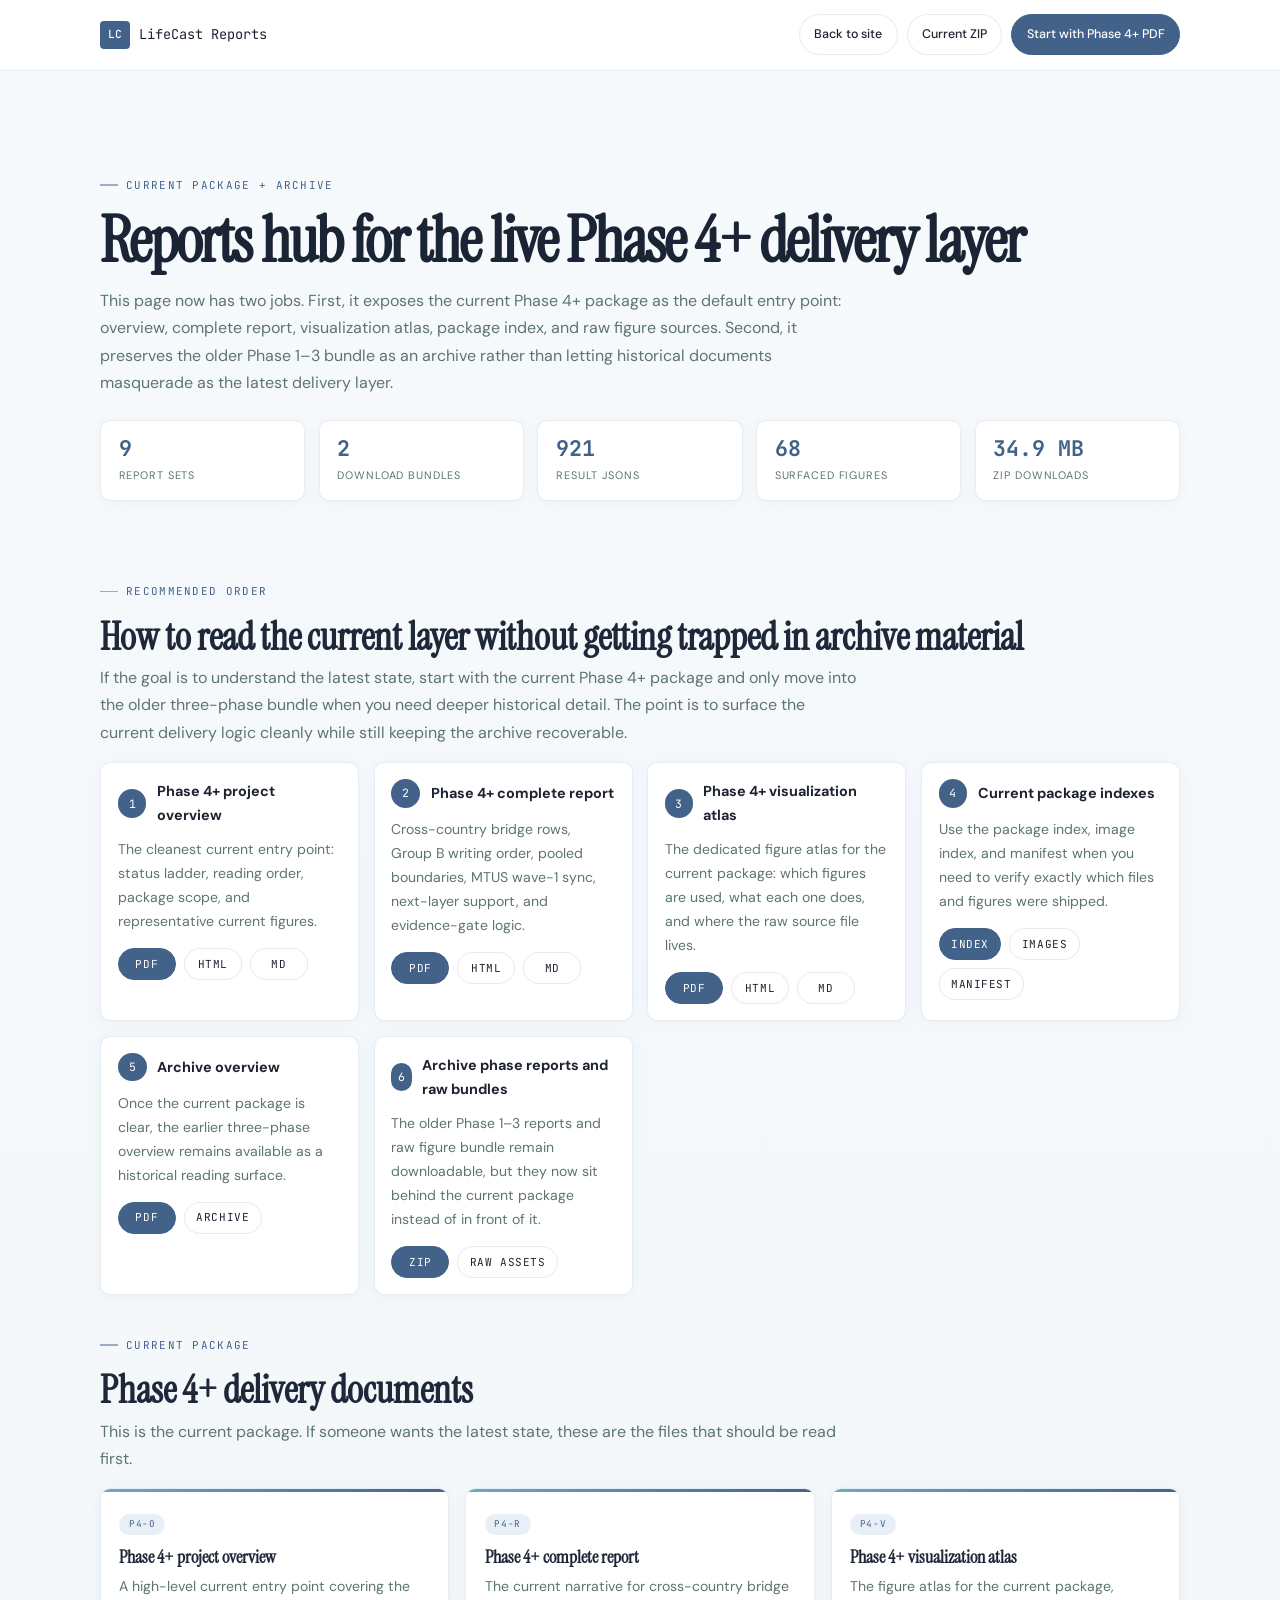
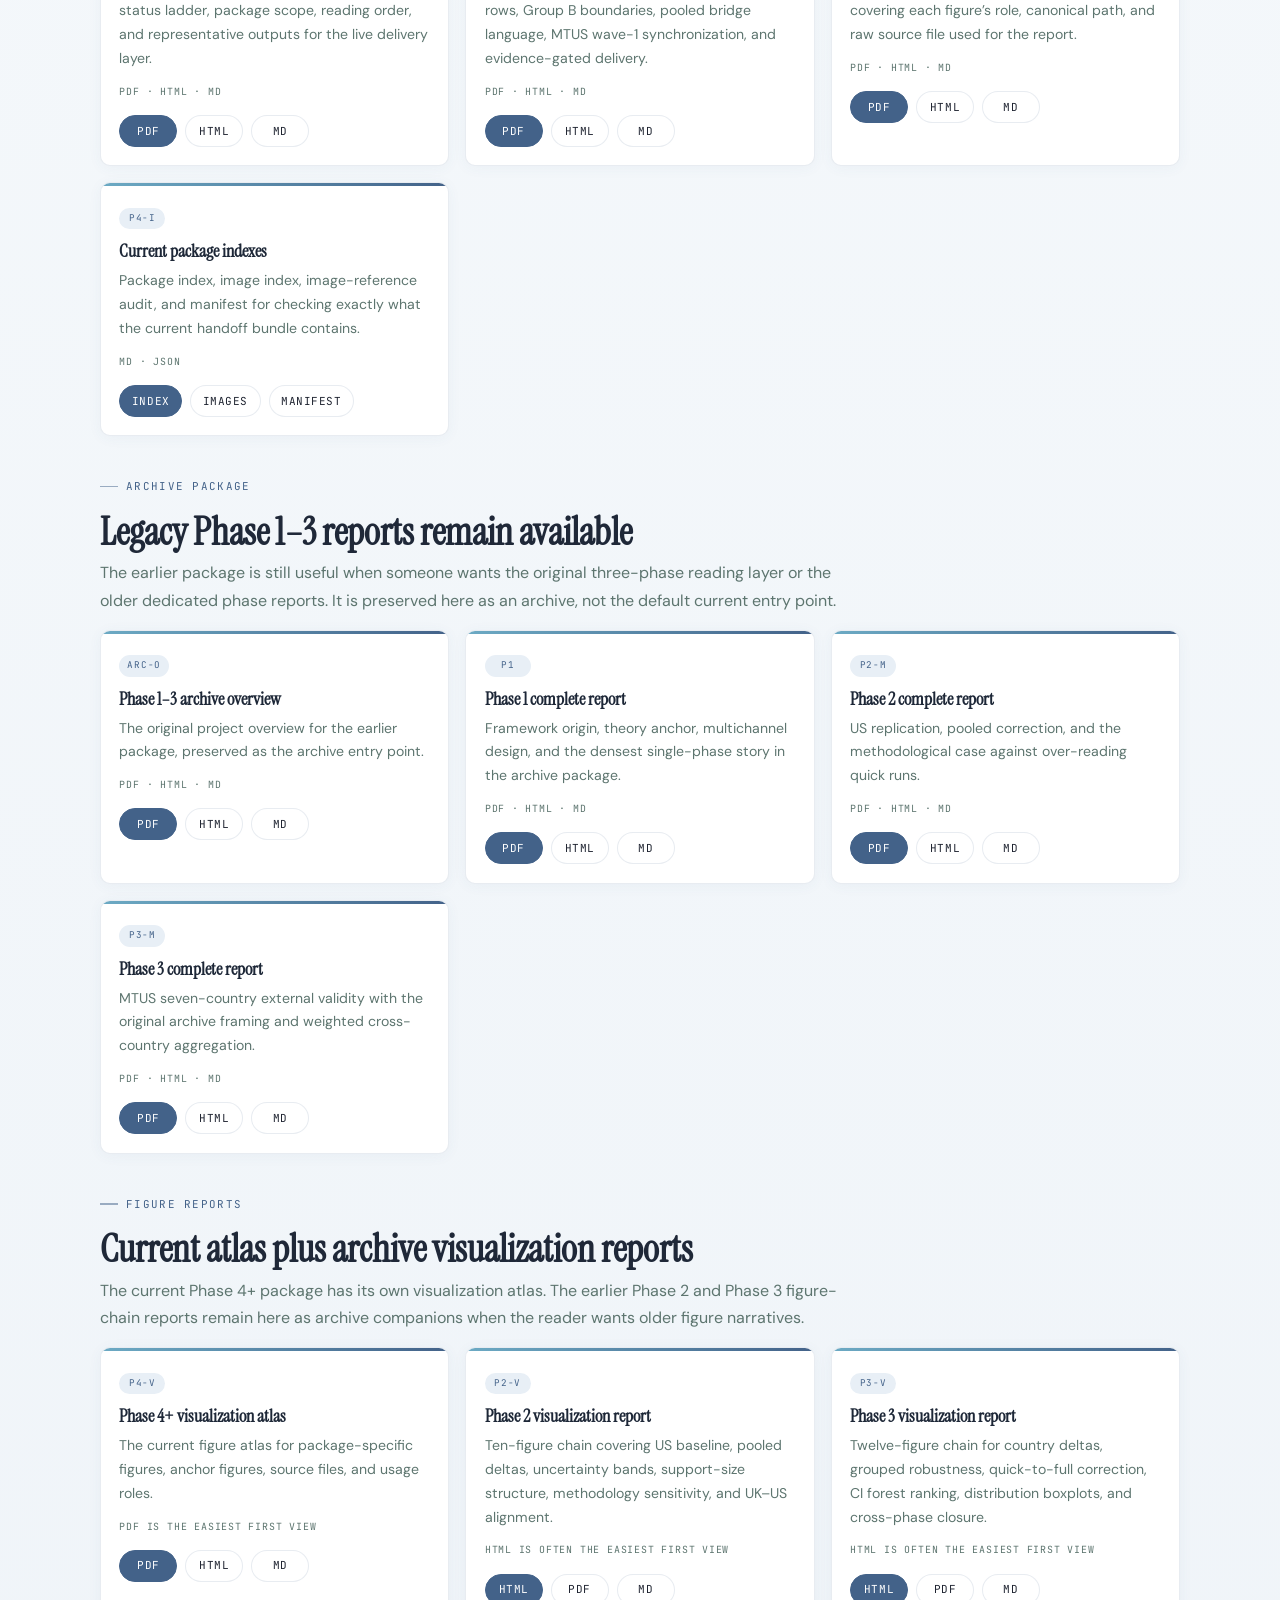
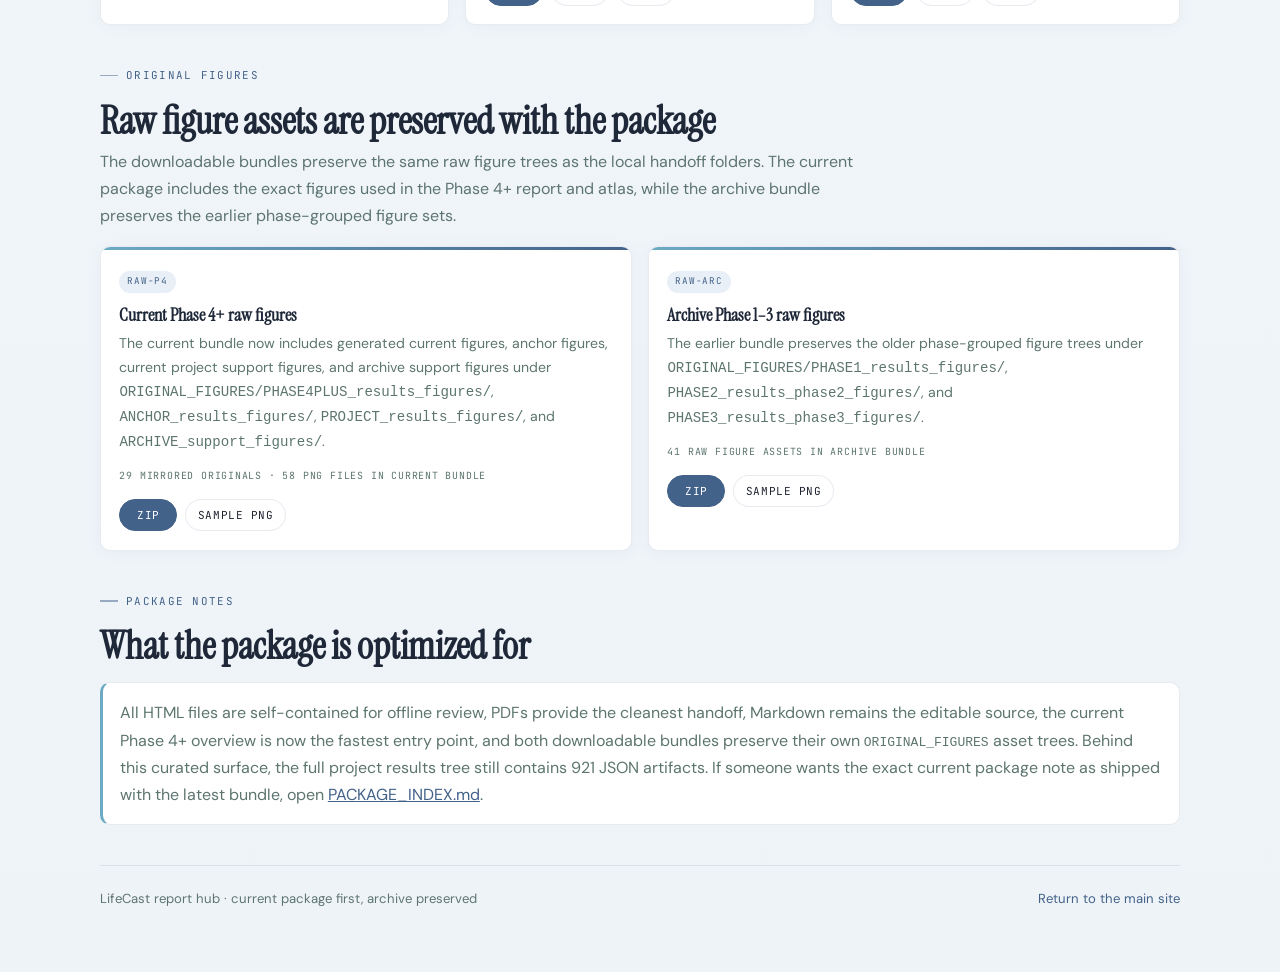
<file: reports/index.html>
<!DOCTYPE html>
<html lang="en">
<head>
  <meta charset="UTF-8" />
  <meta name="viewport" content="width=device-width, initial-scale=1.0" />
  <title>LifeCast Reports Hub</title>
  <meta name="description" content="LifeCast reports hub for the live Phase 4+ delivery package plus the preserved Phase 1–3 archive, including PDFs, HTML, Markdown, figure atlas, raw assets, and downloadable bundles." />
  <link rel="preconnect" href="https://fonts.googleapis.com" />
  <link rel="preconnect" href="https://fonts.gstatic.com" crossorigin />
  <link href="https://fonts.googleapis.com/css2?family=Instrument+Serif:ital@0;1&family=JetBrains+Mono:wght@300;400;500&family=DM+Sans:ital,opsz,wght@0,9..40,300;0,9..40,400;0,9..40,500;0,9..40,600&display=swap" rel="stylesheet" />
  <style>
    :root {
      --bg: #f6f8fb;
      --surf: #ffffff;
      --text: #1e2330;
      --muted: #5d756f;
      --acc: #436289;
      --acc2: #6caac4;
      --border: rgba(67,98,137,0.12);
      --acc-light: #e8eff6;
      --serif: "Instrument Serif", Georgia, serif;
      --sans: "DM Sans", system-ui, sans-serif;
      --mono: "JetBrains Mono", monospace;
      --max: 1120px;
      --r: 10px;
    }
    * { box-sizing: border-box; }
    html { scroll-behavior: smooth; }
    body {
      margin: 0;
      font-family: var(--sans);
      background: linear-gradient(180deg, #f7fafc 0%, #eef3f8 100%);
      color: var(--text);
      line-height: 1.7;
    }
    a { color: inherit; text-decoration: none; }
    .topbar {
      position: sticky;
      top: 0;
      z-index: 40;
      backdrop-filter: blur(18px);
      background: rgba(255,255,255,0.9);
      border-bottom: 1px solid var(--border);
    }
    .topbar-inner {
      max-width: var(--max);
      margin: 0 auto;
      padding: 0.9rem 1.25rem;
      display: flex;
      align-items: center;
      justify-content: space-between;
      gap: 1rem;
    }
    .brand {
      display: inline-flex;
      align-items: center;
      gap: 0.55rem;
      font-family: var(--mono);
      font-size: 0.85rem;
      color: var(--text);
    }
    .brand-mark {
      display: inline-flex;
      align-items: center;
      justify-content: center;
      min-width: 28px;
      height: 28px;
      padding: 0 0.5rem;
      border-radius: 4px;
      background: var(--acc);
      color: #fff;
      font-size: 0.7rem;
      font-weight: 500;
    }
    .topbar-actions {
      display: flex;
      align-items: center;
      gap: 0.55rem;
      flex-wrap: wrap;
      justify-content: flex-end;
    }
    .btn {
      display: inline-flex;
      align-items: center;
      justify-content: center;
      min-height: 38px;
      padding: 0.55rem 0.9rem;
      border-radius: 999px;
      border: 1px solid var(--border);
      background: var(--surf);
      color: var(--text);
      font-size: 0.78rem;
      font-weight: 500;
      transition: transform 0.15s, border-color 0.2s, box-shadow 0.2s;
    }
    .btn:hover {
      transform: translateY(-1px);
      border-color: var(--acc);
      box-shadow: 0 8px 24px rgba(67,98,137,0.08);
    }
    .btn-primary {
      background: var(--acc);
      color: #fff;
      border-color: var(--acc);
    }
    .shell {
      max-width: var(--max);
      margin: 0 auto;
      padding: 0 1.25rem 4rem;
    }
    .hero {
      padding: 4rem 0 2.5rem;
    }
    .eyebrow {
      display: inline-flex;
      align-items: center;
      gap: 0.5rem;
      font-family: var(--mono);
      font-size: 0.68rem;
      letter-spacing: 0.12em;
      text-transform: uppercase;
      color: var(--acc);
      margin-bottom: 1rem;
    }
    .eyebrow::before {
      content: "";
      width: 18px;
      height: 1.5px;
      background: currentColor;
      opacity: 0.5;
    }
    h1 {
      margin: 0 0 0.9rem;
      font-family: var(--serif);
      font-size: clamp(2.5rem, 5vw, 4.8rem);
      line-height: 0.98;
      color: #1b2434;
      letter-spacing: -0.03em;
    }
    .hero p {
      max-width: 760px;
      margin: 0 0 1.3rem;
      color: var(--muted);
      font-size: 1rem;
    }
    .stats {
      display: grid;
      grid-template-columns: repeat(auto-fit, minmax(180px, 1fr));
      gap: 0.85rem;
      margin-top: 1.5rem;
    }
    .stat {
      background: var(--surf);
      border: 1px solid var(--border);
      border-radius: var(--r);
      padding: 1rem 1.1rem;
      box-shadow: 0 2px 14px rgba(67,98,137,0.05);
    }
    .stat strong {
      display: block;
      font-family: var(--mono);
      font-size: 1.35rem;
      color: var(--acc);
      line-height: 1.1;
    }
    .stat span {
      display: block;
      margin-top: 0.32rem;
      font-size: 0.68rem;
      color: var(--muted);
      letter-spacing: 0.08em;
      text-transform: uppercase;
    }
    section {
      margin-top: 2rem;
    }
    .section-head {
      margin-bottom: 1rem;
    }
    .section-head h2 {
      margin: 0 0 0.45rem;
      font-family: var(--serif);
      font-size: clamp(1.7rem, 3vw, 2.45rem);
      line-height: 1.05;
      color: #1f2838;
    }
    .section-head p {
      margin: 0;
      color: var(--muted);
      max-width: 760px;
    }
    .quick-start {
      display: grid;
      grid-template-columns: repeat(auto-fit, minmax(240px, 1fr));
      gap: 0.9rem;
    }
    .step {
      background: var(--surf);
      border: 1px solid var(--border);
      border-radius: var(--r);
      padding: 1rem 1.05rem;
      box-shadow: 0 2px 14px rgba(67,98,137,0.05);
    }
    .step-top {
      display: flex;
      align-items: center;
      gap: 0.65rem;
      margin-bottom: 0.65rem;
    }
    .step-n {
      display: inline-flex;
      align-items: center;
      justify-content: center;
      width: 1.8rem;
      height: 1.8rem;
      border-radius: 999px;
      background: var(--acc);
      color: #fff;
      font-family: var(--mono);
      font-size: 0.72rem;
    }
    .step strong {
      display: block;
      color: var(--text);
      font-size: 0.9rem;
    }
    .step p {
      margin: 0 0 0.8rem;
      color: var(--muted);
      font-size: 0.88rem;
    }
    .cards {
      display: grid;
      grid-template-columns: repeat(auto-fit, minmax(260px, 1fr));
      gap: 1rem;
    }
    .card {
      background: var(--surf);
      border: 1px solid var(--border);
      border-radius: var(--r);
      padding: 1.15rem;
      box-shadow: 0 2px 14px rgba(67,98,137,0.05);
      position: relative;
      overflow: hidden;
    }
    .card::before {
      content: "";
      position: absolute;
      left: 0;
      right: 0;
      top: 0;
      height: 3px;
      background: linear-gradient(90deg, var(--acc2), var(--acc));
    }
    .card-code {
      display: inline-flex;
      align-items: center;
      justify-content: center;
      min-width: 46px;
      padding: 0.18rem 0.5rem;
      border-radius: 999px;
      background: var(--acc-light);
      color: var(--acc);
      font-family: var(--mono);
      font-size: 0.58rem;
      letter-spacing: 0.08em;
      text-transform: uppercase;
      margin-bottom: 0.75rem;
    }
    .card h3 {
      margin: 0 0 0.45rem;
      font-family: var(--serif);
      font-size: 1.12rem;
      line-height: 1.15;
      color: #1d2737;
    }
    .card p {
      margin: 0 0 0.8rem;
      color: var(--muted);
      font-size: 0.88rem;
    }
    .meta {
      font-family: var(--mono);
      font-size: 0.62rem;
      color: var(--muted);
      letter-spacing: 0.08em;
      text-transform: uppercase;
    }
    .actions {
      display: flex;
      flex-wrap: wrap;
      gap: 0.5rem;
      margin-top: 0.9rem;
    }
    .pill {
      display: inline-flex;
      align-items: center;
      justify-content: center;
      min-height: 32px;
      min-width: 58px;
      padding: 0.34rem 0.72rem;
      border-radius: 999px;
      border: 1px solid var(--border);
      background: var(--surf);
      color: var(--text);
      font-size: 0.69rem;
      font-family: var(--mono);
      letter-spacing: 0.05em;
      text-transform: uppercase;
      transition: transform 0.15s, border-color 0.2s;
    }
    .pill:hover {
      transform: translateY(-1px);
      border-color: var(--acc);
    }
    .pill-primary {
      background: var(--acc);
      color: #fff;
      border-color: var(--acc);
    }
    .note {
      margin-top: 1rem;
      padding: 1rem 1.05rem;
      background: var(--surf);
      border: 1px solid var(--border);
      border-left: 3px solid var(--acc2);
      border-radius: var(--r);
      color: var(--muted);
    }
    footer {
      margin-top: 2.5rem;
      padding-top: 1.4rem;
      border-top: 1px solid var(--border);
      display: flex;
      align-items: center;
      justify-content: space-between;
      gap: 1rem;
      flex-wrap: wrap;
      color: var(--muted);
      font-size: 0.82rem;
    }
    @media (max-width: 720px) {
      .topbar-inner { align-items: flex-start; }
      .topbar-actions { width: 100%; justify-content: flex-start; display: grid; grid-template-columns: repeat(2, minmax(0, 1fr)); }
      .hero { padding-top: 2.7rem; }
      .actions { width: 100%; }
      .btn, .pill { flex: 1 1 auto; min-width: 0; }
      .topbar-actions .btn { width: 100%; }
      .topbar-actions .btn-primary { grid-column: 1 / -1; }
    }
    @media (max-width: 520px) {
      .topbar-actions { grid-template-columns: 1fr; }
      .topbar-actions .btn-primary { grid-column: auto; }
    }
  </style>
</head>
<body>
  <header class="topbar">
    <div class="topbar-inner">
      <a class="brand" href="../index.html#reports">
        <span class="brand-mark">LC</span>
        <span>LifeCast Reports</span>
      </a>
      <div class="topbar-actions">
        <a class="btn" href="../index.html#reports">Back to site</a>
        <a class="btn" href="ADVISOR_PACKAGE_PHASE4_PLUS_20260421.zip" target="_blank" rel="noopener noreferrer">Current ZIP</a>
        <a class="btn btn-primary" href="phase4-plus-package/PHASE4_PLUS_PROJECT_OVERVIEW.pdf" target="_blank" rel="noopener noreferrer">Start with Phase 4+ PDF</a>
      </div>
    </div>
  </header>

  <main class="shell">
    <section class="hero">
      <div class="eyebrow">Current Package + Archive</div>
      <h1>Reports hub for the live Phase 4+ delivery layer</h1>
      <p>This page now has two jobs. First, it exposes the current Phase 4+ package as the default entry point: overview, complete report, visualization atlas, package index, and raw figure sources. Second, it preserves the older Phase 1&ndash;3 bundle as an archive rather than letting historical documents masquerade as the latest delivery layer.</p>
      <div class="stats">
        <div class="stat"><strong>9</strong><span>report sets</span></div>
        <div class="stat"><strong>2</strong><span>download bundles</span></div>
        <div class="stat"><strong>921</strong><span>result JSONs</span></div>
        <div class="stat"><strong>68</strong><span>surfaced figures</span></div>
        <div class="stat"><strong>34.9 MB</strong><span>zip downloads</span></div>
      </div>
    </section>

    <section id="recommended">
      <div class="section-head">
        <div class="eyebrow">Recommended Order</div>
        <h2>How to read the current layer without getting trapped in archive material</h2>
        <p>If the goal is to understand the latest state, start with the current Phase 4+ package and only move into the older three-phase bundle when you need deeper historical detail. The point is to surface the current delivery logic cleanly while still keeping the archive recoverable.</p>
      </div>
      <div class="quick-start">
        <article class="step">
          <div class="step-top"><span class="step-n">1</span><strong>Phase 4+ project overview</strong></div>
          <p>The cleanest current entry point: status ladder, reading order, package scope, and representative current figures.</p>
          <div class="actions">
            <a class="pill pill-primary" href="phase4-plus-package/PHASE4_PLUS_PROJECT_OVERVIEW.pdf" target="_blank" rel="noopener noreferrer">PDF</a>
            <a class="pill" href="phase4-plus-package/PHASE4_PLUS_PROJECT_OVERVIEW.html" target="_blank" rel="noopener noreferrer">HTML</a>
            <a class="pill" href="phase4-plus-package/PHASE4_PLUS_PROJECT_OVERVIEW.md" target="_blank" rel="noopener noreferrer">MD</a>
          </div>
        </article>
        <article class="step">
          <div class="step-top"><span class="step-n">2</span><strong>Phase 4+ complete report</strong></div>
          <p>Cross-country bridge rows, Group B writing order, pooled boundaries, MTUS wave-1 sync, next-layer support, and evidence-gate logic.</p>
          <div class="actions">
            <a class="pill pill-primary" href="phase4-plus-package/PHASE4_PLUS_COMPLETE_REPORT.pdf" target="_blank" rel="noopener noreferrer">PDF</a>
            <a class="pill" href="phase4-plus-package/PHASE4_PLUS_COMPLETE_REPORT.html" target="_blank" rel="noopener noreferrer">HTML</a>
            <a class="pill" href="phase4-plus-package/PHASE4_PLUS_COMPLETE_REPORT.md" target="_blank" rel="noopener noreferrer">MD</a>
          </div>
        </article>
        <article class="step">
          <div class="step-top"><span class="step-n">3</span><strong>Phase 4+ visualization atlas</strong></div>
          <p>The dedicated figure atlas for the current package: which figures are used, what each one does, and where the raw source file lives.</p>
          <div class="actions">
            <a class="pill pill-primary" href="phase4-plus-package/PHASE4_PLUS_VISUALIZATION_ATLAS.pdf" target="_blank" rel="noopener noreferrer">PDF</a>
            <a class="pill" href="phase4-plus-package/PHASE4_PLUS_VISUALIZATION_ATLAS.html" target="_blank" rel="noopener noreferrer">HTML</a>
            <a class="pill" href="phase4-plus-package/PHASE4_PLUS_VISUALIZATION_ATLAS.md" target="_blank" rel="noopener noreferrer">MD</a>
          </div>
        </article>
        <article class="step">
          <div class="step-top"><span class="step-n">4</span><strong>Current package indexes</strong></div>
          <p>Use the package index, image index, and manifest when you need to verify exactly which files and figures were shipped.</p>
          <div class="actions">
            <a class="pill pill-primary" href="phase4-plus-package/PACKAGE_INDEX.md" target="_blank" rel="noopener noreferrer">Index</a>
            <a class="pill" href="phase4-plus-package/PACKAGE_IMAGE_INDEX.md" target="_blank" rel="noopener noreferrer">Images</a>
            <a class="pill" href="phase4-plus-package/PACKAGE_MANIFEST.json" target="_blank" rel="noopener noreferrer">Manifest</a>
          </div>
        </article>
        <article class="step">
          <div class="step-top"><span class="step-n">5</span><strong>Archive overview</strong></div>
          <p>Once the current package is clear, the earlier three-phase overview remains available as a historical reading surface.</p>
          <div class="actions">
            <a class="pill pill-primary" href="advisor-package/LIFECAST_PROJECT_OVERVIEW.pdf" target="_blank" rel="noopener noreferrer">PDF</a>
            <a class="pill" href="#archive-package">Archive</a>
          </div>
        </article>
        <article class="step">
          <div class="step-top"><span class="step-n">6</span><strong>Archive phase reports and raw bundles</strong></div>
          <p>The older Phase 1&ndash;3 reports and raw figure bundle remain downloadable, but they now sit behind the current package instead of in front of it.</p>
          <div class="actions">
            <a class="pill pill-primary" href="ADVISOR_PACKAGE_PHASE1_2_3_20260403.zip" target="_blank" rel="noopener noreferrer">ZIP</a>
            <a class="pill" href="#raw-assets">Raw assets</a>
          </div>
        </article>
      </div>
    </section>

    <section id="main-reports">
      <div class="section-head">
        <div class="eyebrow">Current Package</div>
        <h2>Phase 4+ delivery documents</h2>
        <p>This is the current package. If someone wants the latest state, these are the files that should be read first.</p>
      </div>
      <div class="cards">
        <article class="card">
          <div class="card-code">P4-O</div>
          <h3>Phase 4+ project overview</h3>
          <p>A high-level current entry point covering the status ladder, package scope, reading order, and representative outputs for the live delivery layer.</p>
          <div class="meta">PDF · HTML · MD</div>
          <div class="actions">
            <a class="pill pill-primary" href="phase4-plus-package/PHASE4_PLUS_PROJECT_OVERVIEW.pdf" target="_blank" rel="noopener noreferrer">PDF</a>
            <a class="pill" href="phase4-plus-package/PHASE4_PLUS_PROJECT_OVERVIEW.html" target="_blank" rel="noopener noreferrer">HTML</a>
            <a class="pill" href="phase4-plus-package/PHASE4_PLUS_PROJECT_OVERVIEW.md" target="_blank" rel="noopener noreferrer">MD</a>
          </div>
        </article>
        <article class="card">
          <div class="card-code">P4-R</div>
          <h3>Phase 4+ complete report</h3>
          <p>The current narrative for cross-country bridge rows, Group B boundaries, pooled bridge language, MTUS wave-1 synchronization, and evidence-gated delivery.</p>
          <div class="meta">PDF · HTML · MD</div>
          <div class="actions">
            <a class="pill pill-primary" href="phase4-plus-package/PHASE4_PLUS_COMPLETE_REPORT.pdf" target="_blank" rel="noopener noreferrer">PDF</a>
            <a class="pill" href="phase4-plus-package/PHASE4_PLUS_COMPLETE_REPORT.html" target="_blank" rel="noopener noreferrer">HTML</a>
            <a class="pill" href="phase4-plus-package/PHASE4_PLUS_COMPLETE_REPORT.md" target="_blank" rel="noopener noreferrer">MD</a>
          </div>
        </article>
        <article class="card">
          <div class="card-code">P4-V</div>
          <h3>Phase 4+ visualization atlas</h3>
          <p>The figure atlas for the current package, covering each figure’s role, canonical path, and raw source file used for the report.</p>
          <div class="meta">PDF · HTML · MD</div>
          <div class="actions">
            <a class="pill pill-primary" href="phase4-plus-package/PHASE4_PLUS_VISUALIZATION_ATLAS.pdf" target="_blank" rel="noopener noreferrer">PDF</a>
            <a class="pill" href="phase4-plus-package/PHASE4_PLUS_VISUALIZATION_ATLAS.html" target="_blank" rel="noopener noreferrer">HTML</a>
            <a class="pill" href="phase4-plus-package/PHASE4_PLUS_VISUALIZATION_ATLAS.md" target="_blank" rel="noopener noreferrer">MD</a>
          </div>
        </article>
        <article class="card">
          <div class="card-code">P4-I</div>
          <h3>Current package indexes</h3>
          <p>Package index, image index, image-reference audit, and manifest for checking exactly what the current handoff bundle contains.</p>
          <div class="meta">MD · JSON</div>
          <div class="actions">
            <a class="pill pill-primary" href="phase4-plus-package/PACKAGE_INDEX.md" target="_blank" rel="noopener noreferrer">Index</a>
            <a class="pill" href="phase4-plus-package/PACKAGE_IMAGE_INDEX.md" target="_blank" rel="noopener noreferrer">Images</a>
            <a class="pill" href="phase4-plus-package/PACKAGE_MANIFEST.json" target="_blank" rel="noopener noreferrer">Manifest</a>
          </div>
        </article>
      </div>
    </section>

    <section id="archive-package">
      <div class="section-head">
        <div class="eyebrow">Archive Package</div>
        <h2>Legacy Phase 1&ndash;3 reports remain available</h2>
        <p>The earlier package is still useful when someone wants the original three-phase reading layer or the older dedicated phase reports. It is preserved here as an archive, not the default current entry point.</p>
      </div>
      <div class="cards">
        <article class="card">
          <div class="card-code">ARC-O</div>
          <h3>Phase 1&ndash;3 archive overview</h3>
          <p>The original project overview for the earlier package, preserved as the archive entry point.</p>
          <div class="meta">PDF · HTML · MD</div>
          <div class="actions">
            <a class="pill pill-primary" href="advisor-package/LIFECAST_PROJECT_OVERVIEW.pdf" target="_blank" rel="noopener noreferrer">PDF</a>
            <a class="pill" href="advisor-package/LIFECAST_PROJECT_OVERVIEW.html" target="_blank" rel="noopener noreferrer">HTML</a>
            <a class="pill" href="advisor-package/LIFECAST_PROJECT_OVERVIEW.md" target="_blank" rel="noopener noreferrer">MD</a>
          </div>
        </article>
        <article class="card">
          <div class="card-code">P1</div>
          <h3>Phase 1 complete report</h3>
          <p>Framework origin, theory anchor, multichannel design, and the densest single-phase story in the archive package.</p>
          <div class="meta">PDF · HTML · MD</div>
          <div class="actions">
            <a class="pill pill-primary" href="advisor-package/PHASE1_COMPLETE_REPORT.pdf" target="_blank" rel="noopener noreferrer">PDF</a>
            <a class="pill" href="advisor-package/PHASE1_COMPLETE_REPORT.html" target="_blank" rel="noopener noreferrer">HTML</a>
            <a class="pill" href="advisor-package/PHASE1_COMPLETE_REPORT.md" target="_blank" rel="noopener noreferrer">MD</a>
          </div>
        </article>
        <article class="card">
          <div class="card-code">P2-M</div>
          <h3>Phase 2 complete report</h3>
          <p>US replication, pooled correction, and the methodological case against over-reading quick runs.</p>
          <div class="meta">PDF · HTML · MD</div>
          <div class="actions">
            <a class="pill pill-primary" href="advisor-package/PHASE2_COMPLETE_REPORT.pdf" target="_blank" rel="noopener noreferrer">PDF</a>
            <a class="pill" href="advisor-package/PHASE2_COMPLETE_REPORT.html" target="_blank" rel="noopener noreferrer">HTML</a>
            <a class="pill" href="advisor-package/PHASE2_COMPLETE_REPORT.md" target="_blank" rel="noopener noreferrer">MD</a>
          </div>
        </article>
        <article class="card">
          <div class="card-code">P3-M</div>
          <h3>Phase 3 complete report</h3>
          <p>MTUS seven-country external validity with the original archive framing and weighted cross-country aggregation.</p>
          <div class="meta">PDF · HTML · MD</div>
          <div class="actions">
            <a class="pill pill-primary" href="advisor-package/PHASE3_COMPLETE_REPORT.pdf" target="_blank" rel="noopener noreferrer">PDF</a>
            <a class="pill" href="advisor-package/PHASE3_COMPLETE_REPORT.html" target="_blank" rel="noopener noreferrer">HTML</a>
            <a class="pill" href="advisor-package/PHASE3_COMPLETE_REPORT.md" target="_blank" rel="noopener noreferrer">MD</a>
          </div>
        </article>
      </div>
    </section>

    <section id="visualization-reports">
      <div class="section-head">
        <div class="eyebrow">Figure Reports</div>
        <h2>Current atlas plus archive visualization reports</h2>
        <p>The current Phase 4+ package has its own visualization atlas. The earlier Phase 2 and Phase 3 figure-chain reports remain here as archive companions when the reader wants older figure narratives.</p>
      </div>
      <div class="cards">
        <article class="card">
          <div class="card-code">P4-V</div>
          <h3>Phase 4+ visualization atlas</h3>
          <p>The current figure atlas for package-specific figures, anchor figures, source files, and usage roles.</p>
          <div class="meta">PDF is the easiest first view</div>
          <div class="actions">
            <a class="pill pill-primary" href="phase4-plus-package/PHASE4_PLUS_VISUALIZATION_ATLAS.pdf" target="_blank" rel="noopener noreferrer">PDF</a>
            <a class="pill" href="phase4-plus-package/PHASE4_PLUS_VISUALIZATION_ATLAS.html" target="_blank" rel="noopener noreferrer">HTML</a>
            <a class="pill" href="phase4-plus-package/PHASE4_PLUS_VISUALIZATION_ATLAS.md" target="_blank" rel="noopener noreferrer">MD</a>
          </div>
        </article>
        <article class="card">
          <div class="card-code">P2-V</div>
          <h3>Phase 2 visualization report</h3>
          <p>Ten-figure chain covering US baseline, pooled deltas, uncertainty bands, support-size structure, methodology sensitivity, and UK&ndash;US alignment.</p>
          <div class="meta">HTML is often the easiest first view</div>
          <div class="actions">
            <a class="pill pill-primary" href="advisor-package/PHASE2_VISUALIZATION_REPORT.html" target="_blank" rel="noopener noreferrer">HTML</a>
            <a class="pill" href="advisor-package/PHASE2_VISUALIZATION_REPORT.pdf" target="_blank" rel="noopener noreferrer">PDF</a>
            <a class="pill" href="advisor-package/PHASE2_VISUALIZATION_REPORT.md" target="_blank" rel="noopener noreferrer">MD</a>
          </div>
        </article>
        <article class="card">
          <div class="card-code">P3-V</div>
          <h3>Phase 3 visualization report</h3>
          <p>Twelve-figure chain for country deltas, grouped robustness, quick-to-full correction, CI forest ranking, distribution boxplots, and cross-phase closure.</p>
          <div class="meta">HTML is often the easiest first view</div>
          <div class="actions">
            <a class="pill pill-primary" href="advisor-package/PHASE3_VISUALIZATION_REPORT.html" target="_blank" rel="noopener noreferrer">HTML</a>
            <a class="pill" href="advisor-package/PHASE3_VISUALIZATION_REPORT.pdf" target="_blank" rel="noopener noreferrer">PDF</a>
            <a class="pill" href="advisor-package/PHASE3_VISUALIZATION_REPORT.md" target="_blank" rel="noopener noreferrer">MD</a>
          </div>
        </article>
      </div>
    </section>

    <section id="raw-assets">
      <div class="section-head">
        <div class="eyebrow">Original Figures</div>
        <h2>Raw figure assets are preserved with the package</h2>
        <p>The downloadable bundles preserve the same raw figure trees as the local handoff folders. The current package includes the exact figures used in the Phase 4+ report and atlas, while the archive bundle preserves the earlier phase-grouped figure sets.</p>
      </div>
      <div class="cards">
        <article class="card">
          <div class="card-code">RAW-P4</div>
          <h3>Current Phase 4+ raw figures</h3>
          <p>The current bundle now includes generated current figures, anchor figures, current project support figures, and archive support figures under <code>ORIGINAL_FIGURES/PHASE4PLUS_results_figures/</code>, <code>ANCHOR_results_figures/</code>, <code>PROJECT_results_figures/</code>, and <code>ARCHIVE_support_figures/</code>.</p>
          <div class="meta">29 mirrored originals · 58 PNG files in current bundle</div>
          <div class="actions">
            <a class="pill pill-primary" href="ADVISOR_PACKAGE_PHASE4_PLUS_20260421.zip" target="_blank" rel="noopener noreferrer">ZIP</a>
            <a class="pill" href="phase4-plus-package/ORIGINAL_FIGURES/PHASE4PLUS_results_figures/phase4plus_fig2_cross_country_bridge.png" target="_blank" rel="noopener noreferrer">Sample PNG</a>
          </div>
        </article>
        <article class="card">
          <div class="card-code">RAW-ARC</div>
          <h3>Archive Phase 1&ndash;3 raw figures</h3>
          <p>The earlier bundle preserves the older phase-grouped figure trees under <code>ORIGINAL_FIGURES/PHASE1_results_figures/</code>, <code>PHASE2_results_phase2_figures/</code>, and <code>PHASE3_results_phase3_figures/</code>.</p>
          <div class="meta">41 raw figure assets in archive bundle</div>
          <div class="actions">
            <a class="pill pill-primary" href="ADVISOR_PACKAGE_PHASE1_2_3_20260403.zip" target="_blank" rel="noopener noreferrer">ZIP</a>
            <a class="pill" href="advisor-package/ORIGINAL_FIGURES/PHASE3_results_phase3_figures/phase3_fig1_a1_delta_by_country.png" target="_blank" rel="noopener noreferrer">Sample PNG</a>
          </div>
        </article>
      </div>
    </section>

    <section>
      <div class="section-head">
        <div class="eyebrow">Package Notes</div>
        <h2>What the package is optimized for</h2>
      </div>
      <div class="note">
        All HTML files are self-contained for offline review, PDFs provide the cleanest handoff, Markdown remains the editable source, the current Phase 4+ overview is now the fastest entry point, and both downloadable bundles preserve their own <code>ORIGINAL_FIGURES</code> asset trees. Behind this curated surface, the full project results tree still contains 921 JSON artifacts. If someone wants the exact current package note as shipped with the latest bundle, open <a href="phase4-plus-package/PACKAGE_INDEX.md" target="_blank" rel="noopener noreferrer" style="color: var(--acc); text-decoration: underline;">PACKAGE_INDEX.md</a>.
      </div>
    </section>

    <footer>
      <span>LifeCast report hub &middot; current package first, archive preserved</span>
      <a href="../index.html#reports" style="color: var(--acc);">Return to the main site</a>
    </footer>
  </main>
</body>
</html>
</file>
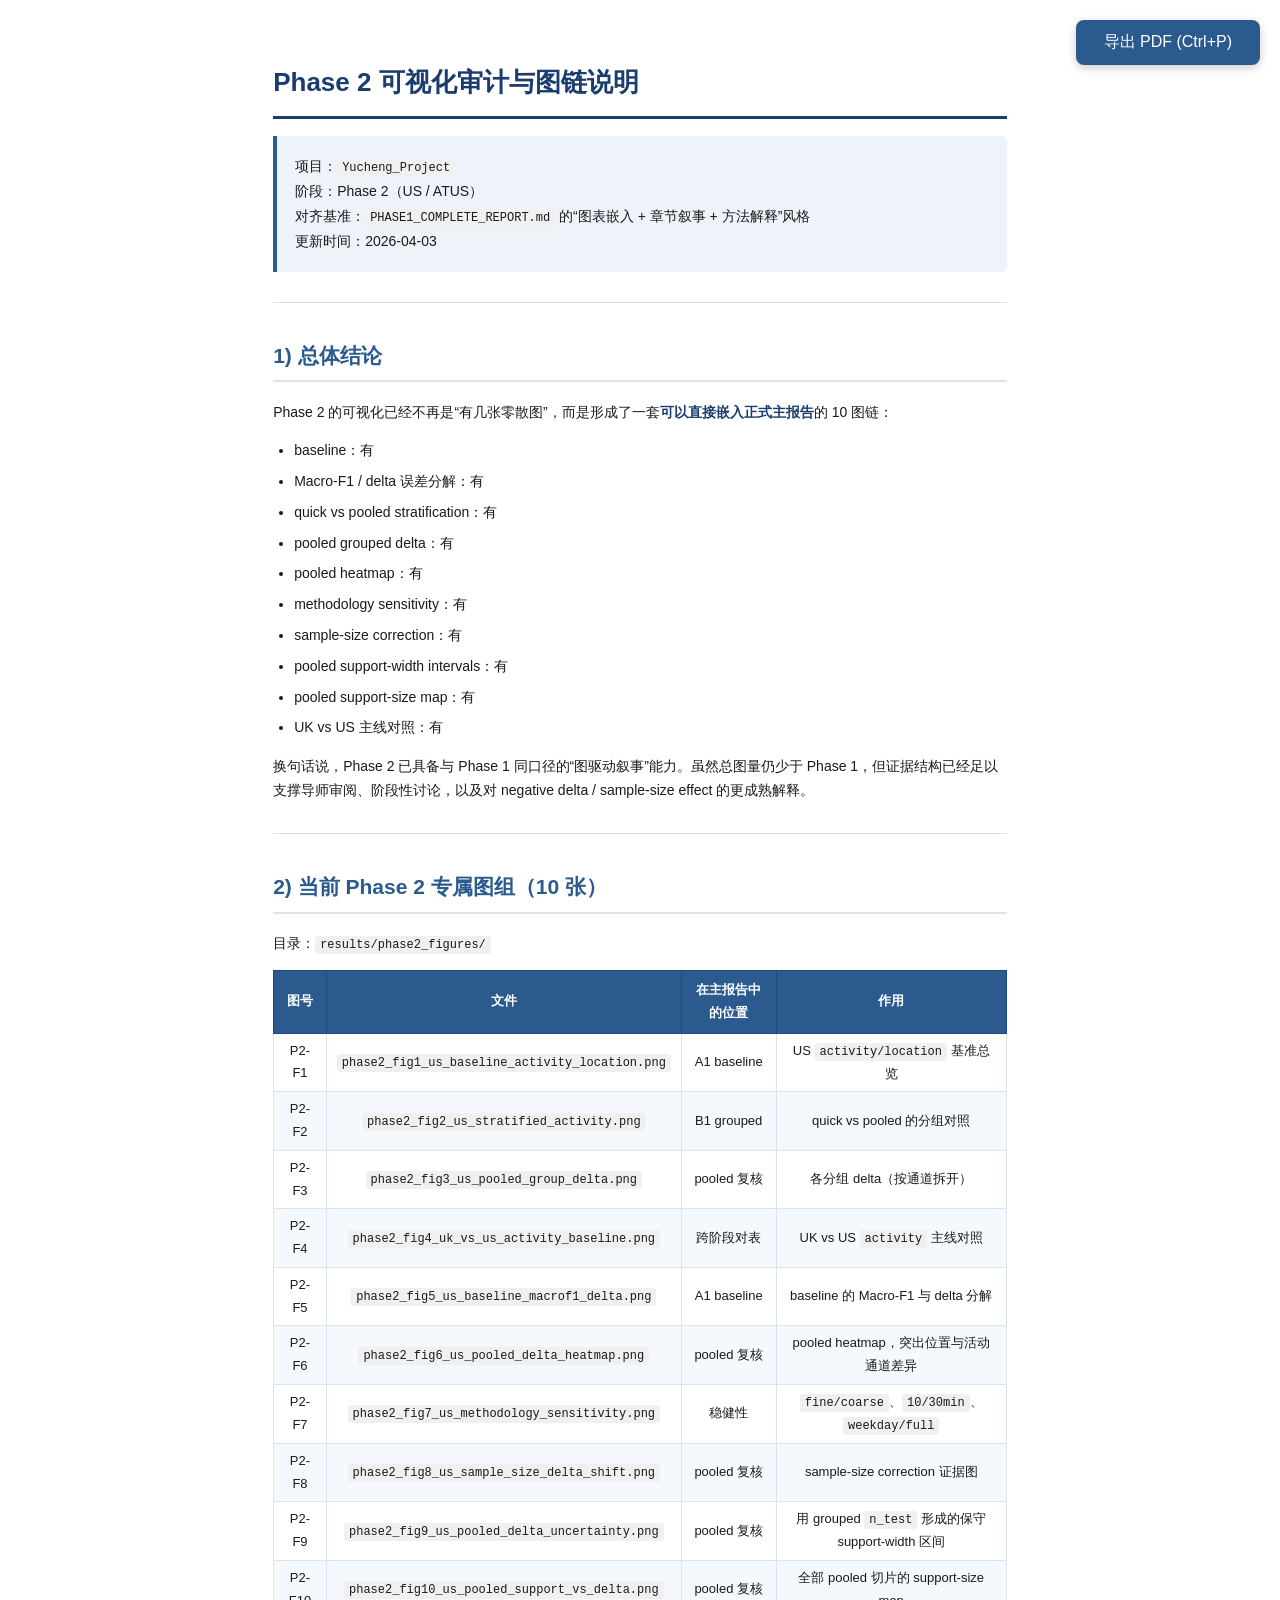
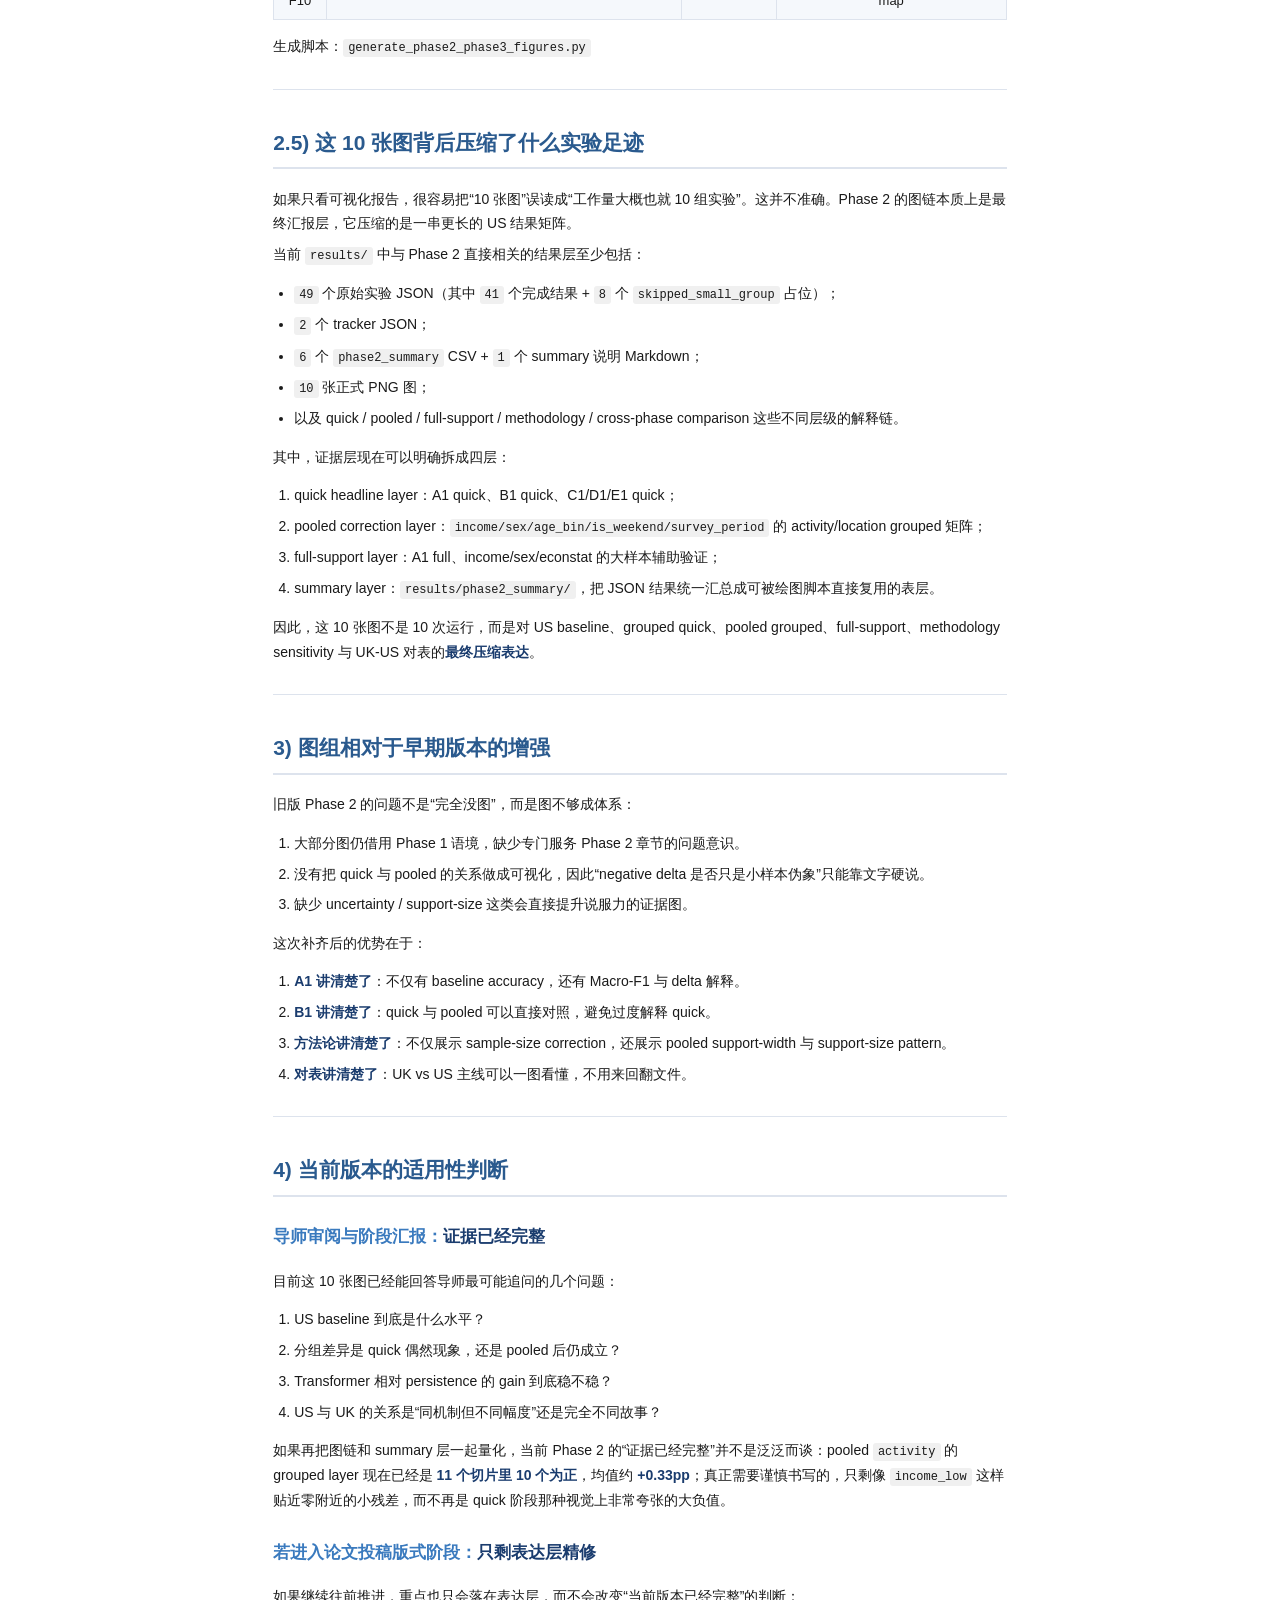
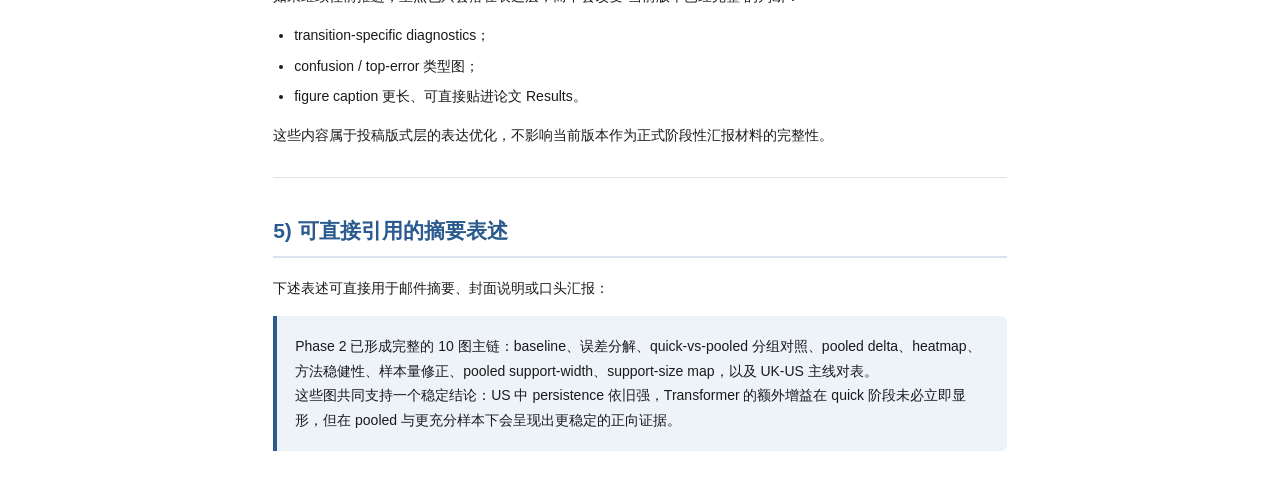
<file: reports/advisor-package/PHASE2_VISUALIZATION_REPORT.html>
<!DOCTYPE html>
<html lang="zh-CN">
<head>
<meta charset="utf-8">
<meta name="viewport" content="width=device-width, initial-scale=1">
<title>Phase 2 可视化审计与图链说明</title>
<style>
:root {
    --primary: #1a3c6e;
    --secondary: #2a5a8e;
    --accent: #3a7abe;
    --bg-light: #f5f8fc;
    --border: #dde3ed;
}
@media print {
    body { font-size: 10pt; }
    h1, h2 { page-break-before: always; }
    h1:first-of-type, h2:first-of-type { page-break-before: avoid; }
    table, pre, blockquote, img { page-break-inside: avoid; }
    .no-print { display: none; }
}
@page {
    size: A4;
    margin: 18mm 16mm 22mm 16mm;
}
* { box-sizing: border-box; }
body {
    font-family: "PingFang SC", "Hiragino Sans GB", "Microsoft YaHei",
                 "Noto Sans CJK SC", "Source Han Sans SC",
                 -apple-system, BlinkMacSystemFont, "Segoe UI", sans-serif;
    font-size: 14px;
    line-height: 1.75;
    color: #1a1a1a;
    max-width: 210mm;
    margin: 0 auto;
    padding: 20px 30px;
    background: #fff;
}
h1 {
    font-size: 26px;
    color: var(--primary);
    border-bottom: 3px solid var(--primary);
    padding-bottom: 10px;
    margin-top: 40px;
}
h2 {
    font-size: 21px;
    color: var(--secondary);
    border-bottom: 2px solid var(--border);
    padding-bottom: 6px;
    margin-top: 35px;
}
h3 {
    font-size: 17px;
    color: var(--accent);
    margin-top: 25px;
}
h4 {
    font-size: 15px;
    color: #555;
    margin-top: 18px;
}
p, li { margin: 0.45em 0; }
ul, ol { padding-left: 1.5em; }
table {
    border-collapse: collapse;
    width: 100%;
    margin: 14px 0;
    font-size: 13px;
}
thead { display: table-header-group; }
th {
    background: var(--secondary);
    color: #fff;
    padding: 8px 10px;
    text-align: center;
    font-weight: 600;
    border: 1px solid #1a4a7e;
}
td {
    border: 1px solid var(--border);
    padding: 6px 10px;
    text-align: center;
}
tr:nth-child(even) { background: var(--bg-light); }
blockquote {
    border-left: 4px solid var(--secondary);
    background: #eef3fa;
    padding: 12px 18px;
    margin: 16px 0;
    border-radius: 0 6px 6px 0;
}
blockquote strong { color: var(--primary); }
code {
    background: #f0f0f0;
    padding: 2px 5px;
    border-radius: 3px;
    font-family: "SF Mono", "Menlo", "Consolas", "Liberation Mono", monospace;
    font-size: 12px;
}
pre {
    background: #1e1e2e;
    color: #cdd6f4;
    padding: 16px;
    border-radius: 8px;
    font-size: 12px;
    line-height: 1.5;
    overflow-x: auto;
}
pre code {
    background: none;
    padding: 0;
    color: inherit;
    font-size: inherit;
}
img {
    max-width: 100%;
    height: auto;
    display: block;
    margin: 18px auto;
    border: 1px solid #e0e0e0;
    border-radius: 6px;
    box-shadow: 0 2px 8px rgba(0,0,0,0.08);
}
hr {
    border: none;
    border-top: 1px solid var(--border);
    margin: 30px 0;
}
strong { color: var(--primary); }
a { color: var(--accent); text-decoration: none; }
.print-btn {
    position: fixed;
    top: 20px;
    right: 20px;
    padding: 12px 28px;
    background: var(--secondary);
    color: #fff;
    border: none;
    border-radius: 8px;
    font-size: 16px;
    cursor: pointer;
    z-index: 9999;
    box-shadow: 0 3px 10px rgba(0,0,0,0.2);
}
.print-btn:hover { background: var(--primary); }
</style>
</head>
<body>
<button class="print-btn no-print" onclick="window.print()">导出 PDF (Ctrl+P)</button>
<h1 id="phase-2">Phase 2 可视化审计与图链说明</h1>
<blockquote>
<p>项目：<code>Yucheng_Project</code><br />
阶段：Phase 2（US / ATUS）<br />
对齐基准：<code>PHASE1_COMPLETE_REPORT.md</code> 的“图表嵌入 + 章节叙事 + 方法解释”风格<br />
更新时间：2026-04-03</p>
</blockquote>
<hr />
<h2 id="1">1) 总体结论</h2>
<p>Phase 2 的可视化已经不再是“有几张零散图”，而是形成了一套<strong>可以直接嵌入正式主报告</strong>的 10 图链：</p>
<ul>
<li>baseline：有</li>
<li>Macro-F1 / delta 误差分解：有</li>
<li>quick vs pooled stratification：有</li>
<li>pooled grouped delta：有</li>
<li>pooled heatmap：有</li>
<li>methodology sensitivity：有</li>
<li>sample-size correction：有</li>
<li>pooled support-width intervals：有</li>
<li>pooled support-size map：有</li>
<li>UK vs US 主线对照：有</li>
</ul>
<p>换句话说，Phase 2 已具备与 Phase 1 同口径的“图驱动叙事”能力。虽然总图量仍少于 Phase 1，但证据结构已经足以支撑导师审阅、阶段性讨论，以及对 negative delta / sample-size effect 的更成熟解释。</p>
<hr />
<h2 id="2-phase-2-10">2) 当前 Phase 2 专属图组（10 张）</h2>
<p>目录：<code>results/phase2_figures/</code></p>
<table>
<thead>
<tr>
<th>图号</th>
<th>文件</th>
<th>在主报告中的位置</th>
<th>作用</th>
</tr>
</thead>
<tbody>
<tr>
<td>P2-F1</td>
<td><code>phase2_fig1_us_baseline_activity_location.png</code></td>
<td>A1 baseline</td>
<td>US <code>activity/location</code> 基准总览</td>
</tr>
<tr>
<td>P2-F2</td>
<td><code>phase2_fig2_us_stratified_activity.png</code></td>
<td>B1 grouped</td>
<td>quick vs pooled 的分组对照</td>
</tr>
<tr>
<td>P2-F3</td>
<td><code>phase2_fig3_us_pooled_group_delta.png</code></td>
<td>pooled 复核</td>
<td>各分组 delta（按通道拆开）</td>
</tr>
<tr>
<td>P2-F4</td>
<td><code>phase2_fig4_uk_vs_us_activity_baseline.png</code></td>
<td>跨阶段对表</td>
<td>UK vs US <code>activity</code> 主线对照</td>
</tr>
<tr>
<td>P2-F5</td>
<td><code>phase2_fig5_us_baseline_macrof1_delta.png</code></td>
<td>A1 baseline</td>
<td>baseline 的 Macro-F1 与 delta 分解</td>
</tr>
<tr>
<td>P2-F6</td>
<td><code>phase2_fig6_us_pooled_delta_heatmap.png</code></td>
<td>pooled 复核</td>
<td>pooled heatmap，突出位置与活动通道差异</td>
</tr>
<tr>
<td>P2-F7</td>
<td><code>phase2_fig7_us_methodology_sensitivity.png</code></td>
<td>稳健性</td>
<td><code>fine/coarse</code>、<code>10/30min</code>、<code>weekday/full</code></td>
</tr>
<tr>
<td>P2-F8</td>
<td><code>phase2_fig8_us_sample_size_delta_shift.png</code></td>
<td>pooled 复核</td>
<td>sample-size correction 证据图</td>
</tr>
<tr>
<td>P2-F9</td>
<td><code>phase2_fig9_us_pooled_delta_uncertainty.png</code></td>
<td>pooled 复核</td>
<td>用 grouped <code>n_test</code> 形成的保守 support-width 区间</td>
</tr>
<tr>
<td>P2-F10</td>
<td><code>phase2_fig10_us_pooled_support_vs_delta.png</code></td>
<td>pooled 复核</td>
<td>全部 pooled 切片的 support-size map</td>
</tr>
</tbody>
</table>
<p>生成脚本：<code>generate_phase2_phase3_figures.py</code></p>
<hr />
<h2 id="25-10">2.5) 这 10 张图背后压缩了什么实验足迹</h2>
<p>如果只看可视化报告，很容易把“10 张图”误读成“工作量大概也就 10 组实验”。这并不准确。Phase 2 的图链本质上是最终汇报层，它压缩的是一串更长的 US 结果矩阵。</p>
<p>当前 <code>results/</code> 中与 Phase 2 直接相关的结果层至少包括：</p>
<ul>
<li><code>49</code> 个原始实验 JSON（其中 <code>41</code> 个完成结果 + <code>8</code> 个 <code>skipped_small_group</code> 占位）；</li>
<li><code>2</code> 个 tracker JSON；</li>
<li><code>6</code> 个 <code>phase2_summary</code> CSV + <code>1</code> 个 summary 说明 Markdown；</li>
<li><code>10</code> 张正式 PNG 图；</li>
<li>以及 quick / pooled / full-support / methodology / cross-phase comparison 这些不同层级的解释链。</li>
</ul>
<p>其中，证据层现在可以明确拆成四层：</p>
<ol>
<li>quick headline layer：A1 quick、B1 quick、C1/D1/E1 quick；</li>
<li>pooled correction layer：<code>income/sex/age_bin/is_weekend/survey_period</code> 的 activity/location grouped 矩阵；</li>
<li>full-support layer：A1 full、income/sex/econstat 的大样本辅助验证；</li>
<li>summary layer：<code>results/phase2_summary/</code>，把 JSON 结果统一汇总成可被绘图脚本直接复用的表层。</li>
</ol>
<p>因此，这 10 张图不是 10 次运行，而是对 US baseline、grouped quick、pooled grouped、full-support、methodology sensitivity 与 UK-US 对表的<strong>最终压缩表达</strong>。</p>
<hr />
<h2 id="3">3) 图组相对于早期版本的增强</h2>
<p>旧版 Phase 2 的问题不是“完全没图”，而是图不够成体系：</p>
<ol>
<li>大部分图仍借用 Phase 1 语境，缺少专门服务 Phase 2 章节的问题意识。</li>
<li>没有把 quick 与 pooled 的关系做成可视化，因此“negative delta 是否只是小样本伪象”只能靠文字硬说。</li>
<li>缺少 uncertainty / support-size 这类会直接提升说服力的证据图。</li>
</ol>
<p>这次补齐后的优势在于：</p>
<ol>
<li><strong>A1 讲清楚了</strong>：不仅有 baseline accuracy，还有 Macro-F1 与 delta 解释。</li>
<li><strong>B1 讲清楚了</strong>：quick 与 pooled 可以直接对照，避免过度解释 quick。</li>
<li><strong>方法论讲清楚了</strong>：不仅展示 sample-size correction，还展示 pooled support-width 与 support-size pattern。</li>
<li><strong>对表讲清楚了</strong>：UK vs US 主线可以一图看懂，不用来回翻文件。</li>
</ol>
<hr />
<h2 id="4">4) 当前版本的适用性判断</h2>
<h3 id="_1">导师审阅与阶段汇报：<strong>证据已经完整</strong></h3>
<p>目前这 10 张图已经能回答导师最可能追问的几个问题：</p>
<ol>
<li>US baseline 到底是什么水平？</li>
<li>分组差异是 quick 偶然现象，还是 pooled 后仍成立？</li>
<li>Transformer 相对 persistence 的 gain 到底稳不稳？</li>
<li>US 与 UK 的关系是“同机制但不同幅度”还是完全不同故事？</li>
</ol>
<p>如果再把图链和 summary 层一起量化，当前 Phase 2 的“证据已经完整”并不是泛泛而谈：pooled <code>activity</code> 的 grouped layer 现在已经是 <strong>11 个切片里 10 个为正</strong>，均值约 <strong>+0.33pp</strong>；真正需要谨慎书写的，只剩像 <code>income_low</code> 这样贴近零附近的小残差，而不再是 quick 阶段那种视觉上非常夸张的大负值。</p>
<h3 id="_2">若进入论文投稿版式阶段：<strong>只剩表达层精修</strong></h3>
<p>如果继续往前推进，重点也只会落在表达层，而不会改变“当前版本已经完整”的判断：</p>
<ul>
<li>transition-specific diagnostics；</li>
<li>confusion / top-error 类型图；</li>
<li>figure caption 更长、可直接贴进论文 Results。</li>
</ul>
<p>这些内容属于投稿版式层的表达优化，不影响当前版本作为正式阶段性汇报材料的完整性。</p>
<hr />
<h2 id="5">5) 可直接引用的摘要表述</h2>
<p>下述表述可直接用于邮件摘要、封面说明或口头汇报：</p>
<blockquote>
<p>Phase 2 已形成完整的 10 图主链：baseline、误差分解、quick-vs-pooled 分组对照、pooled delta、heatmap、方法稳健性、样本量修正、pooled support-width、support-size map，以及 UK-US 主线对表。<br />
这些图共同支持一个稳定结论：US 中 persistence 依旧强，Transformer 的额外增益在 quick 阶段未必立即显形，但在 pooled 与更充分样本下会呈现出更稳定的正向证据。</p>
</blockquote>
</body>
</html>
</file>
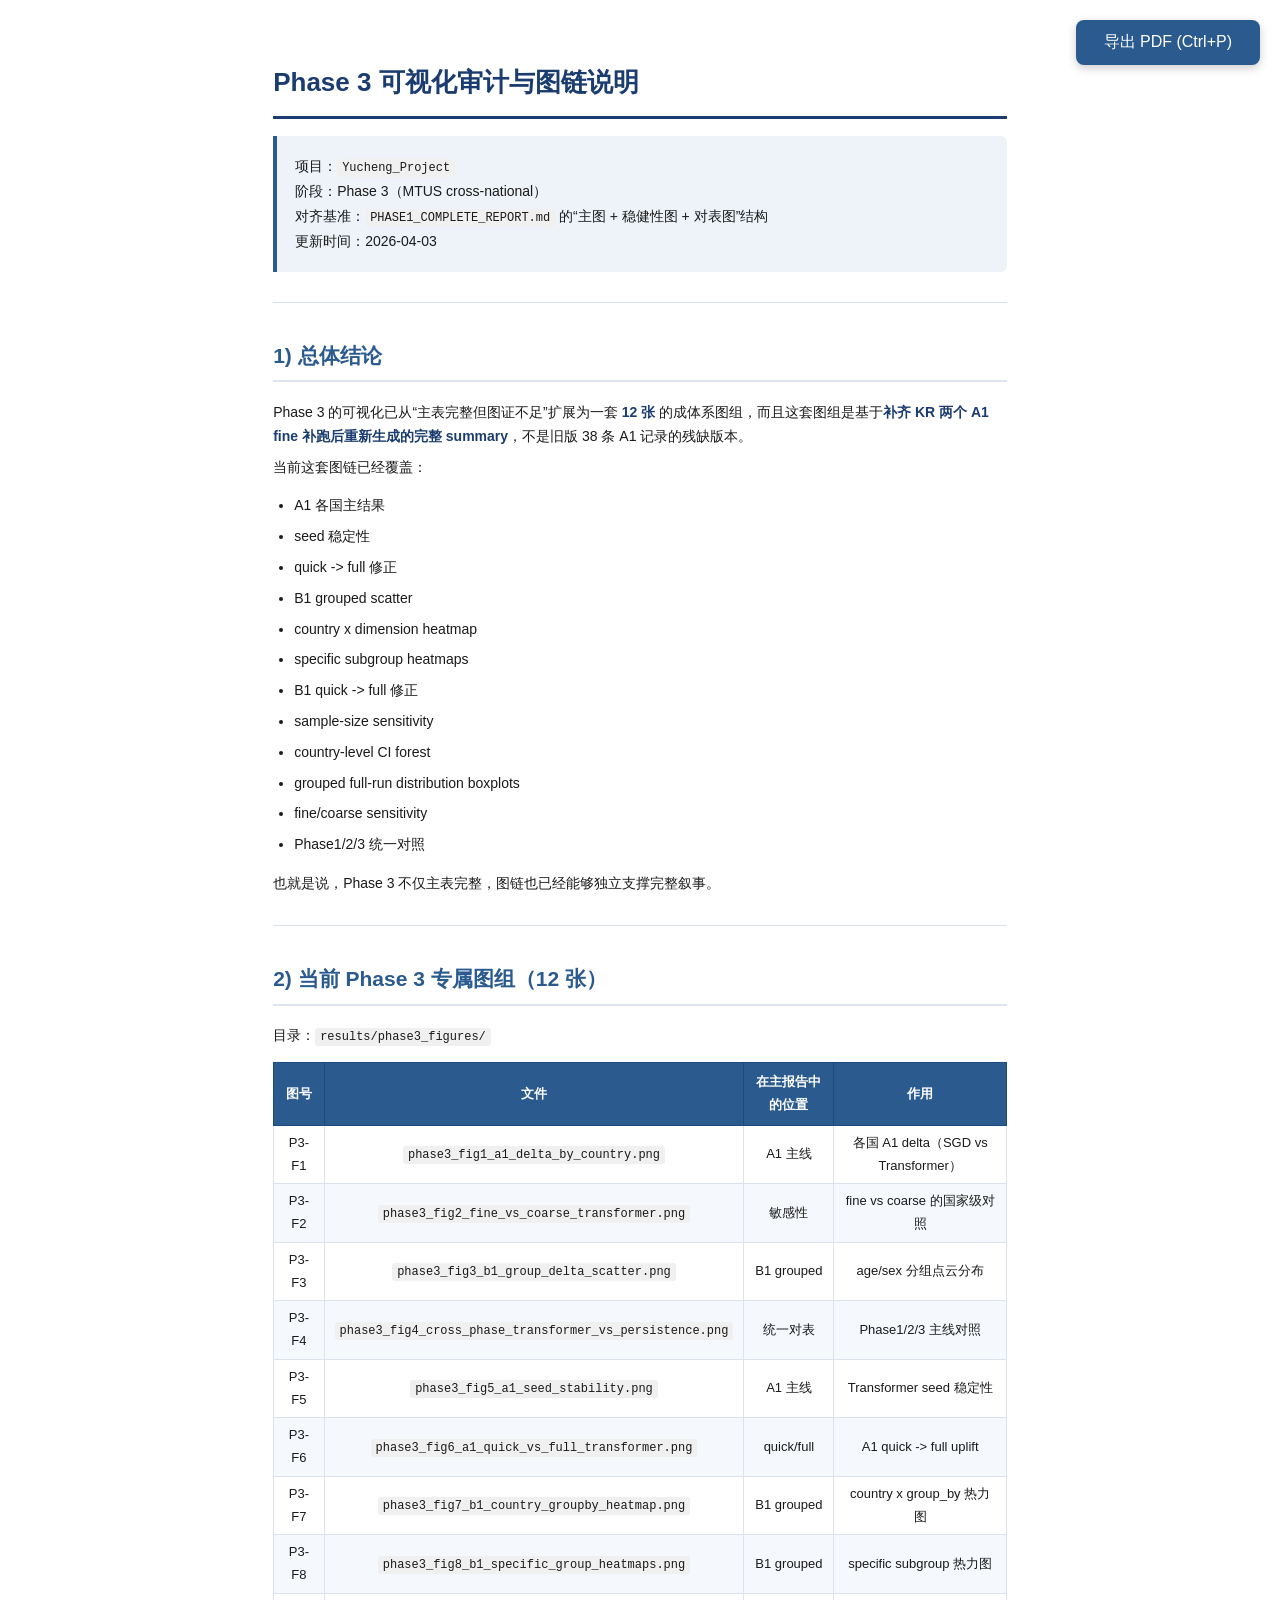
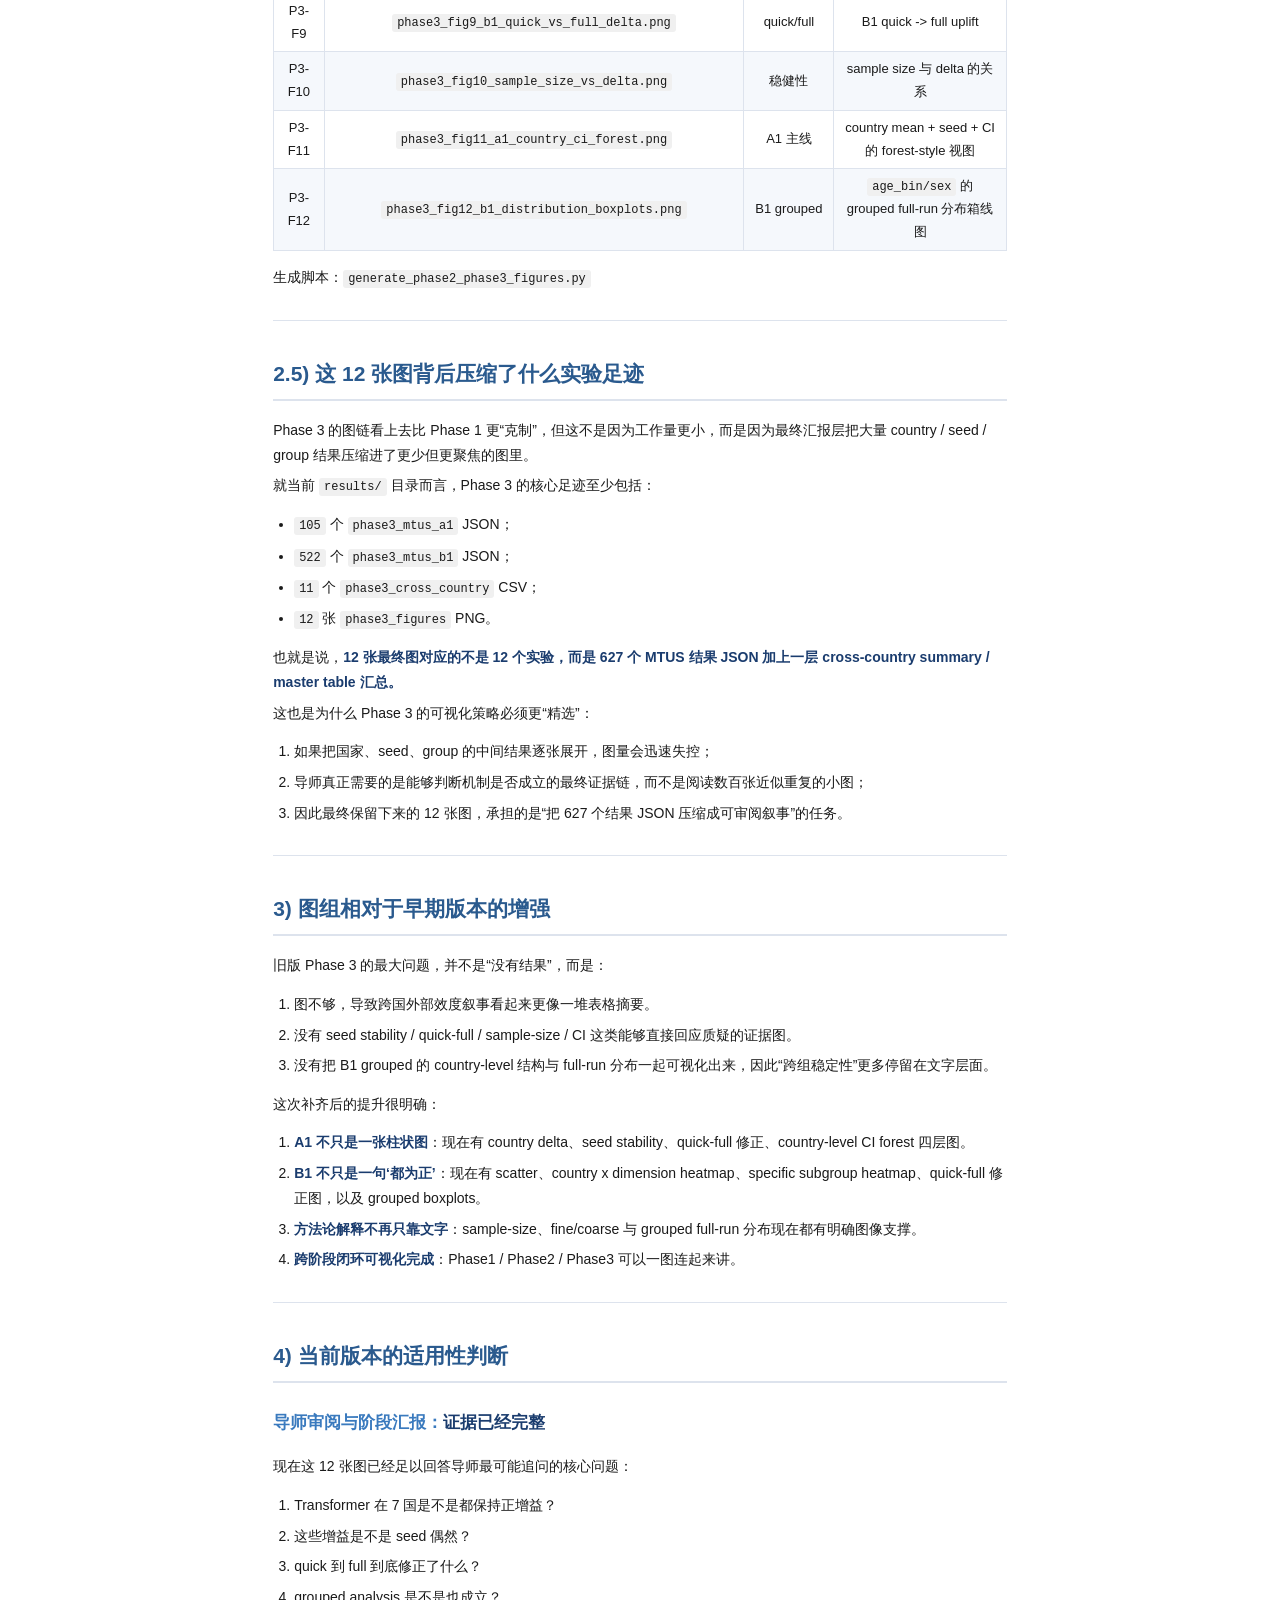
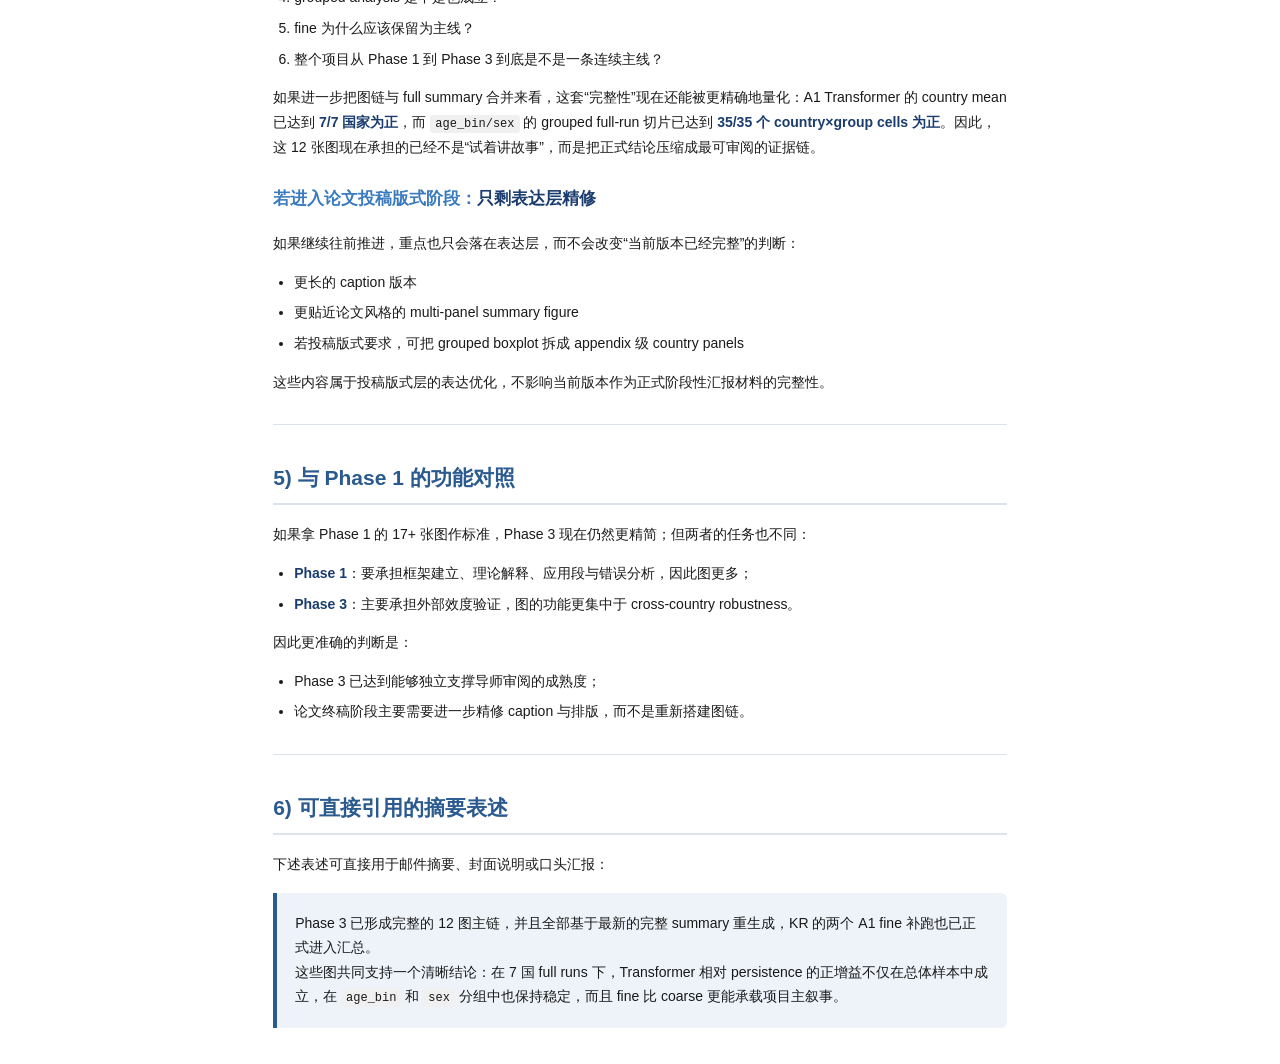
<file: reports/advisor-package/PHASE3_VISUALIZATION_REPORT.html>
<!DOCTYPE html>
<html lang="zh-CN">
<head>
<meta charset="utf-8">
<meta name="viewport" content="width=device-width, initial-scale=1">
<title>Phase 3 可视化审计与图链说明</title>
<style>
:root {
    --primary: #1a3c6e;
    --secondary: #2a5a8e;
    --accent: #3a7abe;
    --bg-light: #f5f8fc;
    --border: #dde3ed;
}
@media print {
    body { font-size: 10pt; }
    h1, h2 { page-break-before: always; }
    h1:first-of-type, h2:first-of-type { page-break-before: avoid; }
    table, pre, blockquote, img { page-break-inside: avoid; }
    .no-print { display: none; }
}
@page {
    size: A4;
    margin: 18mm 16mm 22mm 16mm;
}
* { box-sizing: border-box; }
body {
    font-family: "PingFang SC", "Hiragino Sans GB", "Microsoft YaHei",
                 "Noto Sans CJK SC", "Source Han Sans SC",
                 -apple-system, BlinkMacSystemFont, "Segoe UI", sans-serif;
    font-size: 14px;
    line-height: 1.75;
    color: #1a1a1a;
    max-width: 210mm;
    margin: 0 auto;
    padding: 20px 30px;
    background: #fff;
}
h1 {
    font-size: 26px;
    color: var(--primary);
    border-bottom: 3px solid var(--primary);
    padding-bottom: 10px;
    margin-top: 40px;
}
h2 {
    font-size: 21px;
    color: var(--secondary);
    border-bottom: 2px solid var(--border);
    padding-bottom: 6px;
    margin-top: 35px;
}
h3 {
    font-size: 17px;
    color: var(--accent);
    margin-top: 25px;
}
h4 {
    font-size: 15px;
    color: #555;
    margin-top: 18px;
}
p, li { margin: 0.45em 0; }
ul, ol { padding-left: 1.5em; }
table {
    border-collapse: collapse;
    width: 100%;
    margin: 14px 0;
    font-size: 13px;
}
thead { display: table-header-group; }
th {
    background: var(--secondary);
    color: #fff;
    padding: 8px 10px;
    text-align: center;
    font-weight: 600;
    border: 1px solid #1a4a7e;
}
td {
    border: 1px solid var(--border);
    padding: 6px 10px;
    text-align: center;
}
tr:nth-child(even) { background: var(--bg-light); }
blockquote {
    border-left: 4px solid var(--secondary);
    background: #eef3fa;
    padding: 12px 18px;
    margin: 16px 0;
    border-radius: 0 6px 6px 0;
}
blockquote strong { color: var(--primary); }
code {
    background: #f0f0f0;
    padding: 2px 5px;
    border-radius: 3px;
    font-family: "SF Mono", "Menlo", "Consolas", "Liberation Mono", monospace;
    font-size: 12px;
}
pre {
    background: #1e1e2e;
    color: #cdd6f4;
    padding: 16px;
    border-radius: 8px;
    font-size: 12px;
    line-height: 1.5;
    overflow-x: auto;
}
pre code {
    background: none;
    padding: 0;
    color: inherit;
    font-size: inherit;
}
img {
    max-width: 100%;
    height: auto;
    display: block;
    margin: 18px auto;
    border: 1px solid #e0e0e0;
    border-radius: 6px;
    box-shadow: 0 2px 8px rgba(0,0,0,0.08);
}
hr {
    border: none;
    border-top: 1px solid var(--border);
    margin: 30px 0;
}
strong { color: var(--primary); }
a { color: var(--accent); text-decoration: none; }
.print-btn {
    position: fixed;
    top: 20px;
    right: 20px;
    padding: 12px 28px;
    background: var(--secondary);
    color: #fff;
    border: none;
    border-radius: 8px;
    font-size: 16px;
    cursor: pointer;
    z-index: 9999;
    box-shadow: 0 3px 10px rgba(0,0,0,0.2);
}
.print-btn:hover { background: var(--primary); }
</style>
</head>
<body>
<button class="print-btn no-print" onclick="window.print()">导出 PDF (Ctrl+P)</button>
<h1 id="phase-3">Phase 3 可视化审计与图链说明</h1>
<blockquote>
<p>项目：<code>Yucheng_Project</code><br />
阶段：Phase 3（MTUS cross-national）<br />
对齐基准：<code>PHASE1_COMPLETE_REPORT.md</code> 的“主图 + 稳健性图 + 对表图”结构<br />
更新时间：2026-04-03</p>
</blockquote>
<hr />
<h2 id="1">1) 总体结论</h2>
<p>Phase 3 的可视化已从“主表完整但图证不足”扩展为一套 <strong>12 张</strong> 的成体系图组，而且这套图组是基于<strong>补齐 KR 两个 A1 fine 补跑后重新生成的完整 summary</strong>，不是旧版 38 条 A1 记录的残缺版本。</p>
<p>当前这套图链已经覆盖：</p>
<ul>
<li>A1 各国主结果</li>
<li>seed 稳定性</li>
<li>quick -&gt; full 修正</li>
<li>B1 grouped scatter</li>
<li>country x dimension heatmap</li>
<li>specific subgroup heatmaps</li>
<li>B1 quick -&gt; full 修正</li>
<li>sample-size sensitivity</li>
<li>country-level CI forest</li>
<li>grouped full-run distribution boxplots</li>
<li>fine/coarse sensitivity</li>
<li>Phase1/2/3 统一对照</li>
</ul>
<p>也就是说，Phase 3 不仅主表完整，图链也已经能够独立支撑完整叙事。</p>
<hr />
<h2 id="2-phase-3-12">2) 当前 Phase 3 专属图组（12 张）</h2>
<p>目录：<code>results/phase3_figures/</code></p>
<table>
<thead>
<tr>
<th>图号</th>
<th>文件</th>
<th>在主报告中的位置</th>
<th>作用</th>
</tr>
</thead>
<tbody>
<tr>
<td>P3-F1</td>
<td><code>phase3_fig1_a1_delta_by_country.png</code></td>
<td>A1 主线</td>
<td>各国 A1 delta（SGD vs Transformer）</td>
</tr>
<tr>
<td>P3-F2</td>
<td><code>phase3_fig2_fine_vs_coarse_transformer.png</code></td>
<td>敏感性</td>
<td>fine vs coarse 的国家级对照</td>
</tr>
<tr>
<td>P3-F3</td>
<td><code>phase3_fig3_b1_group_delta_scatter.png</code></td>
<td>B1 grouped</td>
<td>age/sex 分组点云分布</td>
</tr>
<tr>
<td>P3-F4</td>
<td><code>phase3_fig4_cross_phase_transformer_vs_persistence.png</code></td>
<td>统一对表</td>
<td>Phase1/2/3 主线对照</td>
</tr>
<tr>
<td>P3-F5</td>
<td><code>phase3_fig5_a1_seed_stability.png</code></td>
<td>A1 主线</td>
<td>Transformer seed 稳定性</td>
</tr>
<tr>
<td>P3-F6</td>
<td><code>phase3_fig6_a1_quick_vs_full_transformer.png</code></td>
<td>quick/full</td>
<td>A1 quick -&gt; full uplift</td>
</tr>
<tr>
<td>P3-F7</td>
<td><code>phase3_fig7_b1_country_groupby_heatmap.png</code></td>
<td>B1 grouped</td>
<td>country x group_by 热力图</td>
</tr>
<tr>
<td>P3-F8</td>
<td><code>phase3_fig8_b1_specific_group_heatmaps.png</code></td>
<td>B1 grouped</td>
<td>specific subgroup 热力图</td>
</tr>
<tr>
<td>P3-F9</td>
<td><code>phase3_fig9_b1_quick_vs_full_delta.png</code></td>
<td>quick/full</td>
<td>B1 quick -&gt; full uplift</td>
</tr>
<tr>
<td>P3-F10</td>
<td><code>phase3_fig10_sample_size_vs_delta.png</code></td>
<td>稳健性</td>
<td>sample size 与 delta 的关系</td>
</tr>
<tr>
<td>P3-F11</td>
<td><code>phase3_fig11_a1_country_ci_forest.png</code></td>
<td>A1 主线</td>
<td>country mean + seed + CI 的 forest-style 视图</td>
</tr>
<tr>
<td>P3-F12</td>
<td><code>phase3_fig12_b1_distribution_boxplots.png</code></td>
<td>B1 grouped</td>
<td><code>age_bin/sex</code> 的 grouped full-run 分布箱线图</td>
</tr>
</tbody>
</table>
<p>生成脚本：<code>generate_phase2_phase3_figures.py</code></p>
<hr />
<h2 id="25-12">2.5) 这 12 张图背后压缩了什么实验足迹</h2>
<p>Phase 3 的图链看上去比 Phase 1 更“克制”，但这不是因为工作量更小，而是因为最终汇报层把大量 country / seed / group 结果压缩进了更少但更聚焦的图里。</p>
<p>就当前 <code>results/</code> 目录而言，Phase 3 的核心足迹至少包括：</p>
<ul>
<li><code>105</code> 个 <code>phase3_mtus_a1</code> JSON；</li>
<li><code>522</code> 个 <code>phase3_mtus_b1</code> JSON；</li>
<li><code>11</code> 个 <code>phase3_cross_country</code> CSV；</li>
<li><code>12</code> 张 <code>phase3_figures</code> PNG。</li>
</ul>
<p>也就是说，<strong>12 张最终图对应的不是 12 个实验，而是 627 个 MTUS 结果 JSON 加上一层 cross-country summary / master table 汇总。</strong></p>
<p>这也是为什么 Phase 3 的可视化策略必须更“精选”：</p>
<ol>
<li>如果把国家、seed、group 的中间结果逐张展开，图量会迅速失控；</li>
<li>导师真正需要的是能够判断机制是否成立的最终证据链，而不是阅读数百张近似重复的小图；</li>
<li>因此最终保留下来的 12 张图，承担的是“把 627 个结果 JSON 压缩成可审阅叙事”的任务。</li>
</ol>
<hr />
<h2 id="3">3) 图组相对于早期版本的增强</h2>
<p>旧版 Phase 3 的最大问题，并不是“没有结果”，而是：</p>
<ol>
<li>图不够，导致跨国外部效度叙事看起来更像一堆表格摘要。</li>
<li>没有 seed stability / quick-full / sample-size / CI 这类能够直接回应质疑的证据图。</li>
<li>没有把 B1 grouped 的 country-level 结构与 full-run 分布一起可视化出来，因此“跨组稳定性”更多停留在文字层面。</li>
</ol>
<p>这次补齐后的提升很明确：</p>
<ol>
<li><strong>A1 不只是一张柱状图</strong>：现在有 country delta、seed stability、quick-full 修正、country-level CI forest 四层图。</li>
<li><strong>B1 不只是一句‘都为正’</strong>：现在有 scatter、country x dimension heatmap、specific subgroup heatmap、quick-full 修正图，以及 grouped boxplots。</li>
<li><strong>方法论解释不再只靠文字</strong>：sample-size、fine/coarse 与 grouped full-run 分布现在都有明确图像支撑。</li>
<li><strong>跨阶段闭环可视化完成</strong>：Phase1 / Phase2 / Phase3 可以一图连起来讲。</li>
</ol>
<hr />
<h2 id="4">4) 当前版本的适用性判断</h2>
<h3 id="_1">导师审阅与阶段汇报：<strong>证据已经完整</strong></h3>
<p>现在这 12 张图已经足以回答导师最可能追问的核心问题：</p>
<ol>
<li>Transformer 在 7 国是不是都保持正增益？</li>
<li>这些增益是不是 seed 偶然？</li>
<li>quick 到 full 到底修正了什么？</li>
<li>grouped analysis 是不是也成立？</li>
<li>fine 为什么应该保留为主线？</li>
<li>整个项目从 Phase 1 到 Phase 3 到底是不是一条连续主线？</li>
</ol>
<p>如果进一步把图链与 full summary 合并来看，这套“完整性”现在还能被更精确地量化：A1 Transformer 的 country mean 已达到 <strong>7/7 国家为正</strong>，而 <code>age_bin/sex</code> 的 grouped full-run 切片已达到 <strong>35/35 个 country×group cells 为正</strong>。因此，这 12 张图现在承担的已经不是“试着讲故事”，而是把正式结论压缩成最可审阅的证据链。</p>
<h3 id="_2">若进入论文投稿版式阶段：<strong>只剩表达层精修</strong></h3>
<p>如果继续往前推进，重点也只会落在表达层，而不会改变“当前版本已经完整”的判断：</p>
<ul>
<li>更长的 caption 版本</li>
<li>更贴近论文风格的 multi-panel summary figure</li>
<li>若投稿版式要求，可把 grouped boxplot 拆成 appendix 级 country panels</li>
</ul>
<p>这些内容属于投稿版式层的表达优化，不影响当前版本作为正式阶段性汇报材料的完整性。</p>
<hr />
<h2 id="5-phase-1">5) 与 Phase 1 的功能对照</h2>
<p>如果拿 Phase 1 的 17+ 张图作标准，Phase 3 现在仍然更精简；但两者的任务也不同：</p>
<ul>
<li><strong>Phase 1</strong>：要承担框架建立、理论解释、应用段与错误分析，因此图更多；</li>
<li><strong>Phase 3</strong>：主要承担外部效度验证，图的功能更集中于 cross-country robustness。</li>
</ul>
<p>因此更准确的判断是：</p>
<ul>
<li>Phase 3 已达到能够独立支撑导师审阅的成熟度；</li>
<li>论文终稿阶段主要需要进一步精修 caption 与排版，而不是重新搭建图链。</li>
</ul>
<hr />
<h2 id="6">6) 可直接引用的摘要表述</h2>
<p>下述表述可直接用于邮件摘要、封面说明或口头汇报：</p>
<blockquote>
<p>Phase 3 已形成完整的 12 图主链，并且全部基于最新的完整 summary 重生成，KR 的两个 A1 fine 补跑也已正式进入汇总。<br />
这些图共同支持一个清晰结论：在 7 国 full runs 下，Transformer 相对 persistence 的正增益不仅在总体样本中成立，在 <code>age_bin</code> 和 <code>sex</code> 分组中也保持稳定，而且 fine 比 coarse 更能承载项目主叙事。</p>
</blockquote>
</body>
</html>
</file>
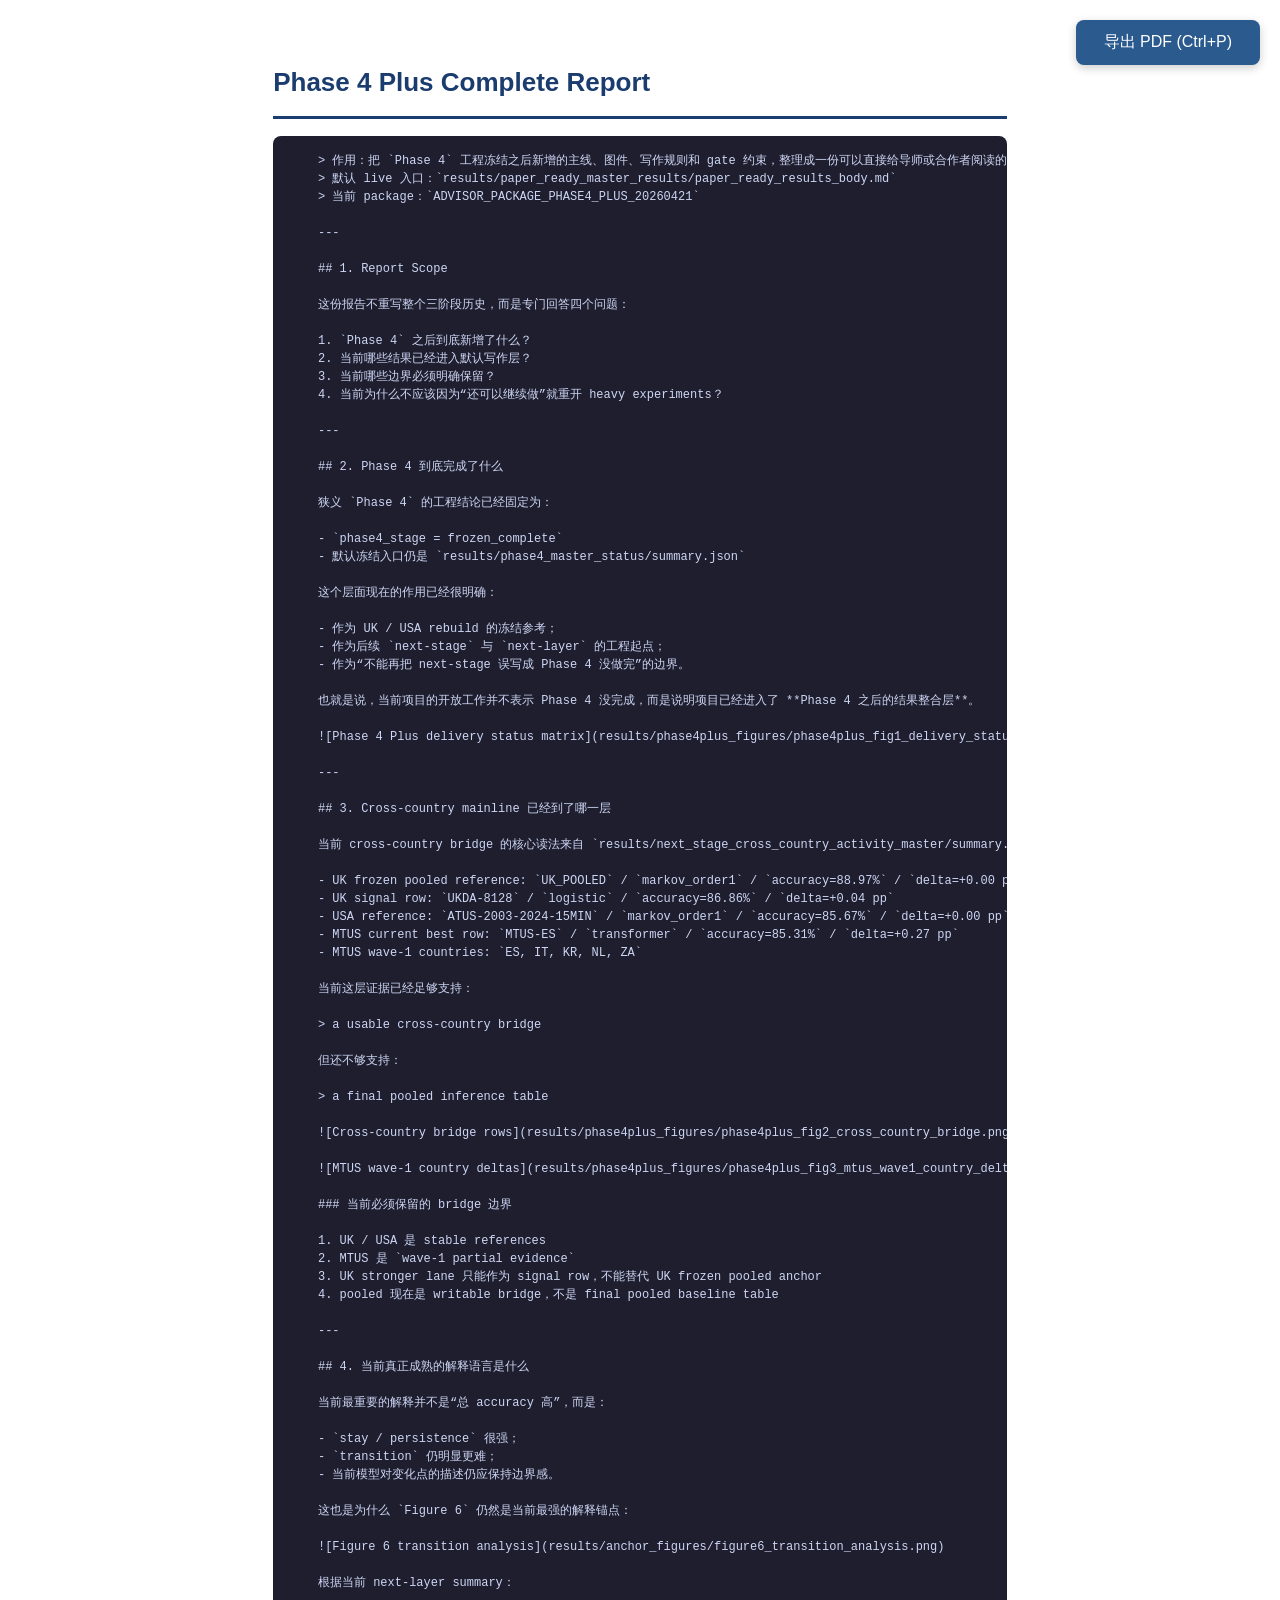
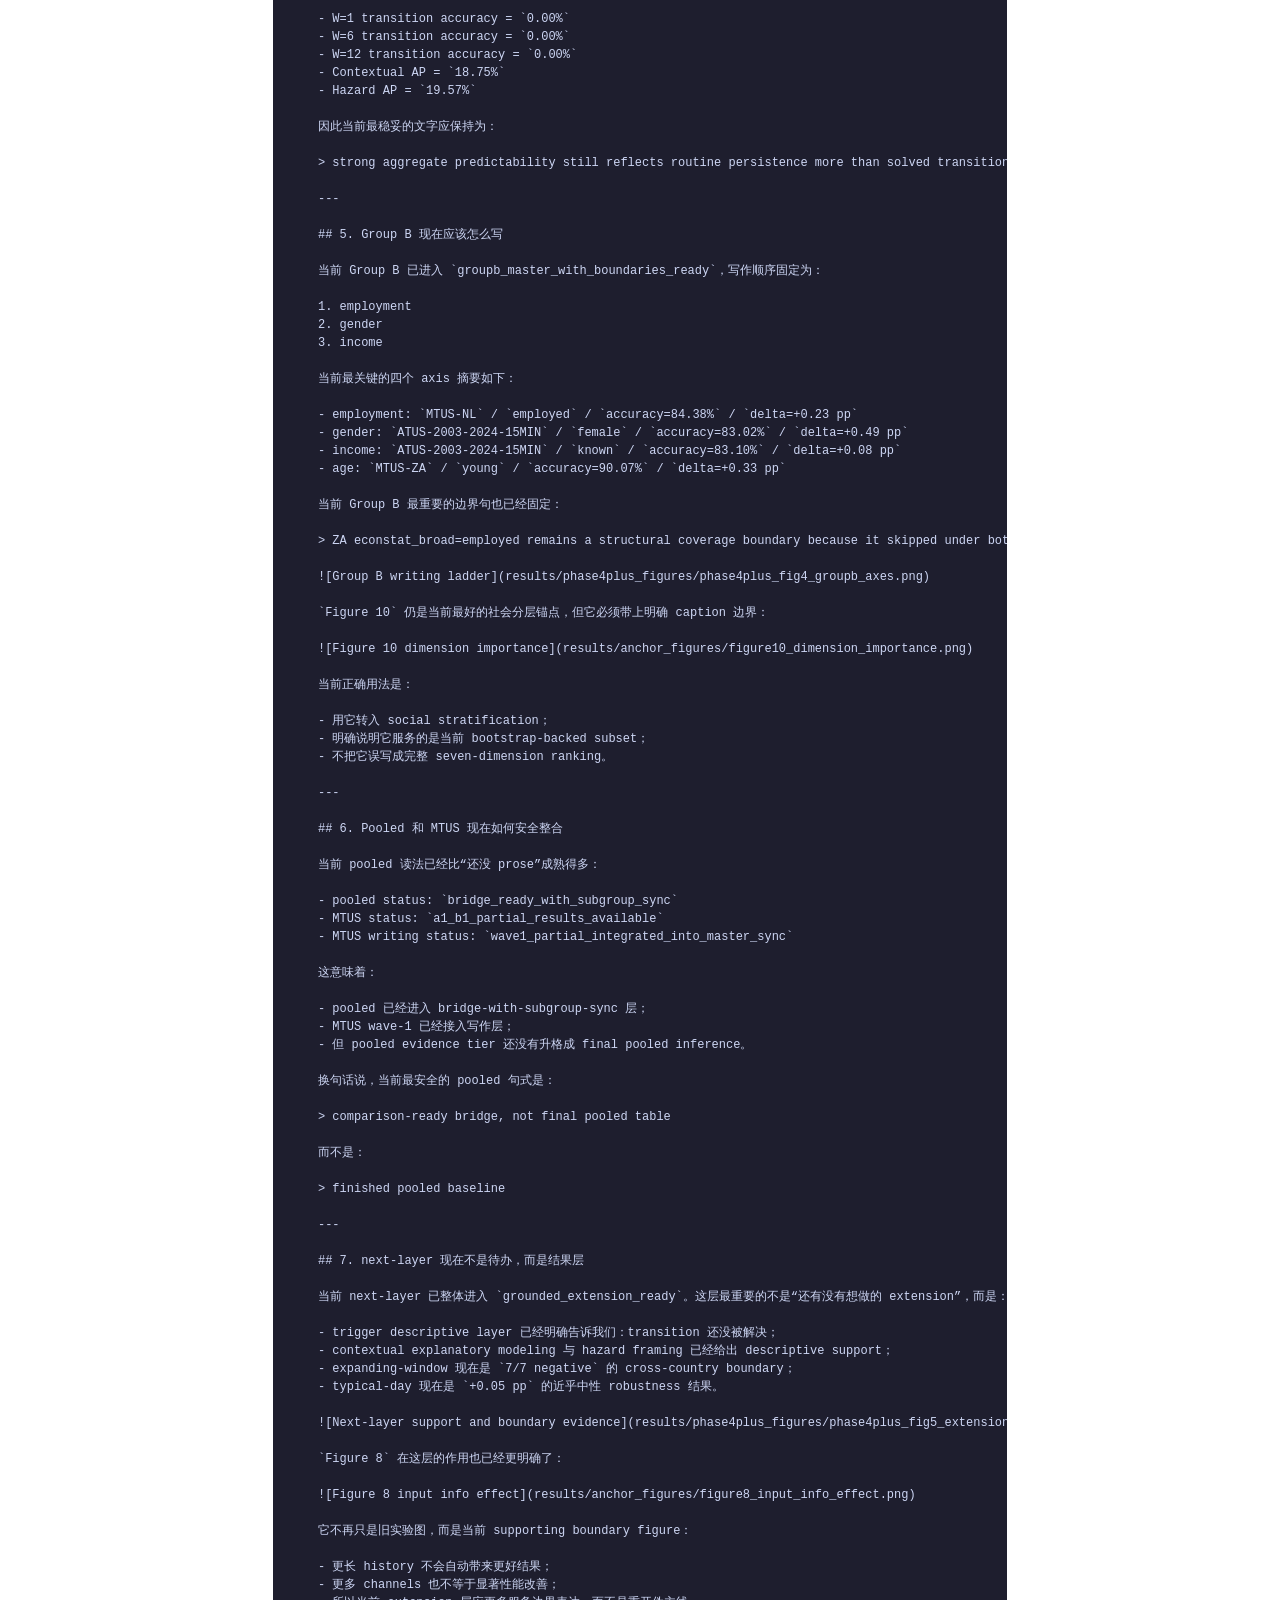
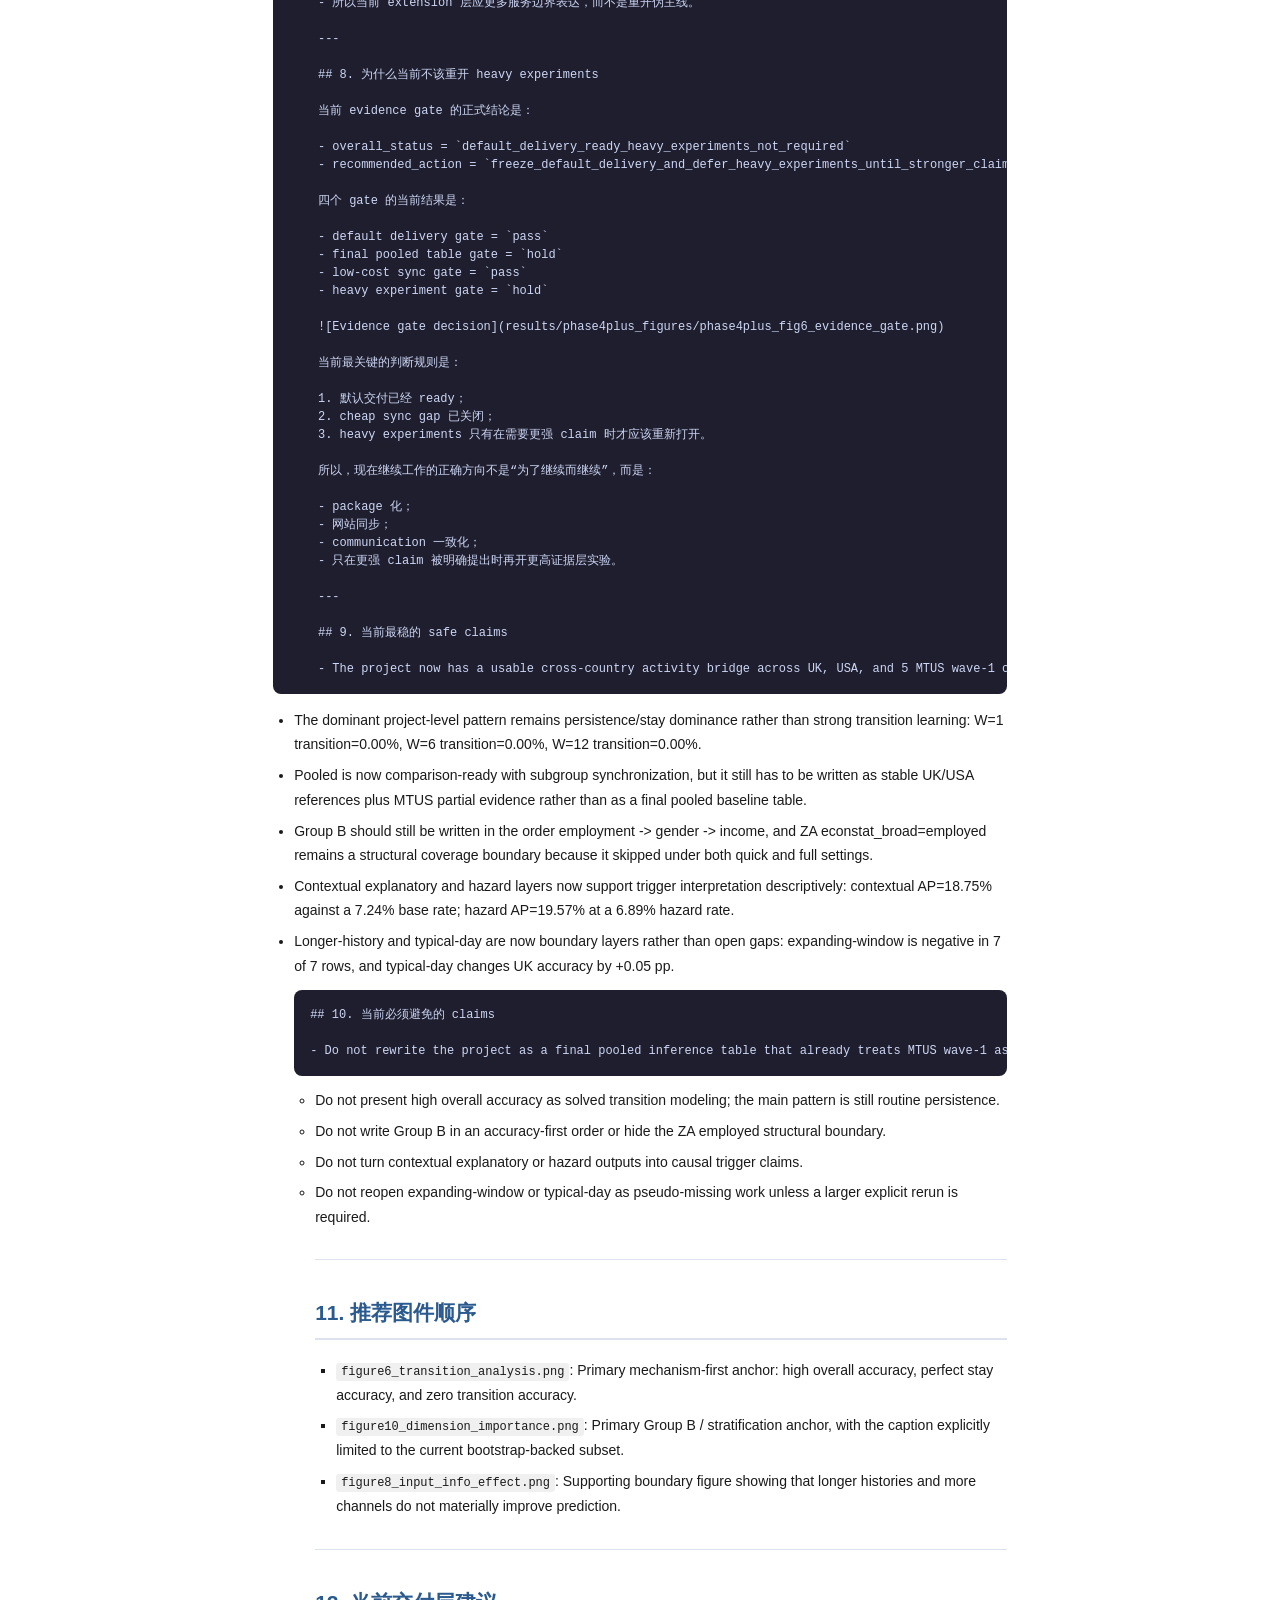
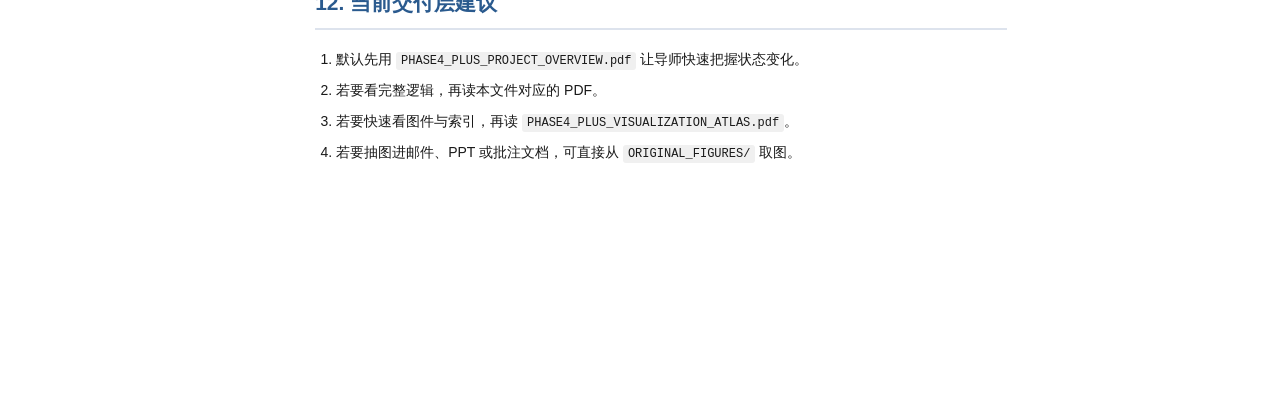
<file: reports/phase4-plus-package/PHASE4_PLUS_COMPLETE_REPORT.html>
<!DOCTYPE html>
<html lang="zh-CN">
<head>
<meta charset="utf-8">
<meta name="viewport" content="width=device-width, initial-scale=1">
<title>PHASE4 PLUS COMPLETE REPORT</title>
<style>
:root {
    --primary: #1a3c6e;
    --secondary: #2a5a8e;
    --accent: #3a7abe;
    --bg-light: #f5f8fc;
    --border: #dde3ed;
}
@media print {
    body { font-size: 10pt; }
    h1, h2 { page-break-before: always; }
    h1:first-of-type, h2:first-of-type { page-break-before: avoid; }
    table, pre, blockquote, img { page-break-inside: avoid; }
    .no-print { display: none; }
}
@page {
    size: A4;
    margin: 18mm 16mm 22mm 16mm;
}
* { box-sizing: border-box; }
body {
    font-family: "PingFang SC", "Hiragino Sans GB", "Microsoft YaHei",
                 "Noto Sans CJK SC", "Source Han Sans SC",
                 -apple-system, BlinkMacSystemFont, "Segoe UI", sans-serif;
    font-size: 14px;
    line-height: 1.75;
    color: #1a1a1a;
    max-width: 210mm;
    margin: 0 auto;
    padding: 20px 30px;
    background: #fff;
}
h1 {
    font-size: 26px;
    color: var(--primary);
    border-bottom: 3px solid var(--primary);
    padding-bottom: 10px;
    margin-top: 40px;
}
h2 {
    font-size: 21px;
    color: var(--secondary);
    border-bottom: 2px solid var(--border);
    padding-bottom: 6px;
    margin-top: 35px;
}
h3 {
    font-size: 17px;
    color: var(--accent);
    margin-top: 25px;
}
h4 {
    font-size: 15px;
    color: #555;
    margin-top: 18px;
}
p, li { margin: 0.45em 0; }
ul, ol { padding-left: 1.5em; }
table {
    border-collapse: collapse;
    width: 100%;
    margin: 14px 0;
    font-size: 13px;
}
thead { display: table-header-group; }
th {
    background: var(--secondary);
    color: #fff;
    padding: 8px 10px;
    text-align: center;
    font-weight: 600;
    border: 1px solid #1a4a7e;
}
td {
    border: 1px solid var(--border);
    padding: 6px 10px;
    text-align: center;
}
tr:nth-child(even) { background: var(--bg-light); }
blockquote {
    border-left: 4px solid var(--secondary);
    background: #eef3fa;
    padding: 12px 18px;
    margin: 16px 0;
    border-radius: 0 6px 6px 0;
}
blockquote strong { color: var(--primary); }
code {
    background: #f0f0f0;
    padding: 2px 5px;
    border-radius: 3px;
    font-family: "SF Mono", "Menlo", "Consolas", "Liberation Mono", monospace;
    font-size: 12px;
}
pre {
    background: #1e1e2e;
    color: #cdd6f4;
    padding: 16px;
    border-radius: 8px;
    font-size: 12px;
    line-height: 1.5;
    overflow-x: auto;
}
pre code {
    background: none;
    padding: 0;
    color: inherit;
    font-size: inherit;
}
img {
    max-width: 100%;
    height: auto;
    display: block;
    margin: 18px auto;
    border: 1px solid #e0e0e0;
    border-radius: 6px;
    box-shadow: 0 2px 8px rgba(0,0,0,0.08);
}
hr {
    border: none;
    border-top: 1px solid var(--border);
    margin: 30px 0;
}
strong { color: var(--primary); }
a { color: var(--accent); text-decoration: none; }
.print-btn {
    position: fixed;
    top: 20px;
    right: 20px;
    padding: 12px 28px;
    background: var(--secondary);
    color: #fff;
    border: none;
    border-radius: 8px;
    font-size: 16px;
    cursor: pointer;
    z-index: 9999;
    box-shadow: 0 3px 10px rgba(0,0,0,0.2);
}
.print-btn:hover { background: var(--primary); }
</style>
</head>
<body>
<button class="print-btn no-print" onclick="window.print()">导出 PDF (Ctrl+P)</button>
<h1 id="phase-4-plus-complete-report">Phase 4 Plus Complete Report</h1>
<pre><code>    &gt; 作用：把 `Phase 4` 工程冻结之后新增的主线、图件、写作规则和 gate 约束，整理成一份可以直接给导师或合作者阅读的完整当前态报告。  
    &gt; 默认 live 入口：`results/paper_ready_master_results/paper_ready_results_body.md`  
    &gt; 当前 package：`ADVISOR_PACKAGE_PHASE4_PLUS_20260421`

    ---

    ## 1. Report Scope

    这份报告不重写整个三阶段历史，而是专门回答四个问题：

    1. `Phase 4` 之后到底新增了什么？
    2. 当前哪些结果已经进入默认写作层？
    3. 当前哪些边界必须明确保留？
    4. 当前为什么不应该因为“还可以继续做”就重开 heavy experiments？

    ---

    ## 2. Phase 4 到底完成了什么

    狭义 `Phase 4` 的工程结论已经固定为：

    - `phase4_stage = frozen_complete`
    - 默认冻结入口仍是 `results/phase4_master_status/summary.json`

    这个层面现在的作用已经很明确：

    - 作为 UK / USA rebuild 的冻结参考；
    - 作为后续 `next-stage` 与 `next-layer` 的工程起点；
    - 作为“不能再把 next-stage 误写成 Phase 4 没做完”的边界。

    也就是说，当前项目的开放工作并不表示 Phase 4 没完成，而是说明项目已经进入了 **Phase 4 之后的结果整合层**。

    ![Phase 4 Plus delivery status matrix](results/phase4plus_figures/phase4plus_fig1_delivery_status_matrix.png)

    ---

    ## 3. Cross-country mainline 已经到了哪一层

    当前 cross-country bridge 的核心读法来自 `results/next_stage_cross_country_activity_master/summary.json` 与 `results/paper_ready_master_results/summary.json`：

    - UK frozen pooled reference: `UK_POOLED` / `markov_order1` / `accuracy=88.97%` / `delta=+0.00 pp`
    - UK signal row: `UKDA-8128` / `logistic` / `accuracy=86.86%` / `delta=+0.04 pp`
    - USA reference: `ATUS-2003-2024-15MIN` / `markov_order1` / `accuracy=85.67%` / `delta=+0.00 pp`
    - MTUS current best row: `MTUS-ES` / `transformer` / `accuracy=85.31%` / `delta=+0.27 pp`
    - MTUS wave-1 countries: `ES, IT, KR, NL, ZA`

    当前这层证据已经足够支持：

    &gt; a usable cross-country bridge

    但还不够支持：

    &gt; a final pooled inference table

    ![Cross-country bridge rows](results/phase4plus_figures/phase4plus_fig2_cross_country_bridge.png)

    ![MTUS wave-1 country deltas](results/phase4plus_figures/phase4plus_fig3_mtus_wave1_country_delta.png)

    ### 当前必须保留的 bridge 边界

    1. UK / USA 是 stable references
    2. MTUS 是 `wave-1 partial evidence`
    3. UK stronger lane 只能作为 signal row，不能替代 UK frozen pooled anchor
    4. pooled 现在是 writable bridge，不是 final pooled baseline table

    ---

    ## 4. 当前真正成熟的解释语言是什么

    当前最重要的解释并不是“总 accuracy 高”，而是：

    - `stay / persistence` 很强；
    - `transition` 仍明显更难；
    - 当前模型对变化点的描述仍应保持边界感。

    这也是为什么 `Figure 6` 仍然是当前最强的解释锚点：

    ![Figure 6 transition analysis](results/anchor_figures/figure6_transition_analysis.png)

    根据当前 next-layer summary：

    - W=1 transition accuracy = `0.00%`
    - W=6 transition accuracy = `0.00%`
    - W=12 transition accuracy = `0.00%`
    - Contextual AP = `18.75%`
    - Hazard AP = `19.57%`

    因此当前最稳妥的文字应保持为：

    &gt; strong aggregate predictability still reflects routine persistence more than solved transition modeling.

    ---

    ## 5. Group B 现在应该怎么写

    当前 Group B 已进入 `groupb_master_with_boundaries_ready`，写作顺序固定为：

    1. employment
    2. gender
    3. income

    当前最关键的四个 axis 摘要如下：

    - employment: `MTUS-NL` / `employed` / `accuracy=84.38%` / `delta=+0.23 pp`
    - gender: `ATUS-2003-2024-15MIN` / `female` / `accuracy=83.02%` / `delta=+0.49 pp`
    - income: `ATUS-2003-2024-15MIN` / `known` / `accuracy=83.10%` / `delta=+0.08 pp`
    - age: `MTUS-ZA` / `young` / `accuracy=90.07%` / `delta=+0.33 pp`

    当前 Group B 最重要的边界句也已经固定：

    &gt; ZA econstat_broad=employed remains a structural coverage boundary because it skipped under both quick and full settings.

    ![Group B writing ladder](results/phase4plus_figures/phase4plus_fig4_groupb_axes.png)

    `Figure 10` 仍是当前最好的社会分层锚点，但它必须带上明确 caption 边界：

    ![Figure 10 dimension importance](results/anchor_figures/figure10_dimension_importance.png)

    当前正确用法是：

    - 用它转入 social stratification；
    - 明确说明它服务的是当前 bootstrap-backed subset；
    - 不把它误写成完整 seven-dimension ranking。

    ---

    ## 6. Pooled 和 MTUS 现在如何安全整合

    当前 pooled 读法已经比“还没 prose”成熟得多：

    - pooled status: `bridge_ready_with_subgroup_sync`
    - MTUS status: `a1_b1_partial_results_available`
    - MTUS writing status: `wave1_partial_integrated_into_master_sync`

    这意味着：

    - pooled 已经进入 bridge-with-subgroup-sync 层；
    - MTUS wave-1 已经接入写作层；
    - 但 pooled evidence tier 还没有升格成 final pooled inference。

    换句话说，当前最安全的 pooled 句式是：

    &gt; comparison-ready bridge, not final pooled table

    而不是：

    &gt; finished pooled baseline

    ---

    ## 7. next-layer 现在不是待办，而是结果层

    当前 next-layer 已整体进入 `grounded_extension_ready`。这层最重要的不是“还有没有想做的 extension”，而是：

    - trigger descriptive layer 已经明确告诉我们：transition 还没被解决；
    - contextual explanatory modeling 与 hazard framing 已经给出 descriptive support；
    - expanding-window 现在是 `7/7 negative` 的 cross-country boundary；
    - typical-day 现在是 `+0.05 pp` 的近乎中性 robustness 结果。

    ![Next-layer support and boundary evidence](results/phase4plus_figures/phase4plus_fig5_extension_support.png)

    `Figure 8` 在这层的作用也已经更明确了：

    ![Figure 8 input info effect](results/anchor_figures/figure8_input_info_effect.png)

    它不再只是旧实验图，而是当前 supporting boundary figure：

    - 更长 history 不会自动带来更好结果；
    - 更多 channels 也不等于显著性能改善；
    - 所以当前 extension 层应更多服务边界表达，而不是重开伪主线。

    ---

    ## 8. 为什么当前不该重开 heavy experiments

    当前 evidence gate 的正式结论是：

    - overall_status = `default_delivery_ready_heavy_experiments_not_required`
    - recommended_action = `freeze_default_delivery_and_defer_heavy_experiments_until_stronger_claim_is_required`

    四个 gate 的当前结果是：

    - default delivery gate = `pass`
    - final pooled table gate = `hold`
    - low-cost sync gate = `pass`
    - heavy experiment gate = `hold`

    ![Evidence gate decision](results/phase4plus_figures/phase4plus_fig6_evidence_gate.png)

    当前最关键的判断规则是：

    1. 默认交付已经 ready；
    2. cheap sync gap 已关闭；
    3. heavy experiments 只有在需要更强 claim 时才应该重新打开。

    所以，现在继续工作的正确方向不是“为了继续而继续”，而是：

    - package 化；
    - 网站同步；
    - communication 一致化；
    - 只在更强 claim 被明确提出时再开更高证据层实验。

    ---

    ## 9. 当前最稳的 safe claims

    - The project now has a usable cross-country activity bridge across UK, USA, and 5 MTUS wave-1 countries (ES, IT, KR, NL, ZA), but MTUS must still be written as wave-1 partial evidence.
</code></pre>
<ul>
<li>The dominant project-level pattern remains persistence/stay dominance rather than strong transition learning: W=1 transition=0.00%, W=6 transition=0.00%, W=12 transition=0.00%.</li>
<li>Pooled is now comparison-ready with subgroup synchronization, but it still has to be written as stable UK/USA references plus MTUS partial evidence rather than as a final pooled baseline table.</li>
<li>Group B should still be written in the order employment -&gt; gender -&gt; income, and ZA econstat_broad=employed remains a structural coverage boundary because it skipped under both quick and full settings.</li>
<li>Contextual explanatory and hazard layers now support trigger interpretation descriptively: contextual AP=18.75% against a 7.24% base rate; hazard AP=19.57% at a 6.89% hazard rate.</li>
<li>Longer-history and typical-day are now boundary layers rather than open gaps: expanding-window is negative in 7 of 7 rows, and typical-day changes UK accuracy by +0.05 pp.<pre><code>## 10. 当前必须避免的 claims

- Do not rewrite the project as a final pooled inference table that already treats MTUS wave-1 as fully stabilized evidence.
</code></pre>
<ul>
<li>Do not present high overall accuracy as solved transition modeling; the main pattern is still routine persistence.</li>
<li>Do not write Group B in an accuracy-first order or hide the ZA employed structural boundary.</li>
<li>Do not turn contextual explanatory or hazard outputs into causal trigger claims.</li>
<li>
<p>Do not reopen expanding-window or typical-day as pseudo-missing work unless a larger explicit rerun is required.</p>
<hr />
<h2 id="11">11. 推荐图件顺序</h2>
<ul>
<li><code>figure6_transition_analysis.png</code>: Primary mechanism-first anchor: high overall accuracy, perfect stay accuracy, and zero transition accuracy.</li>
<li><code>figure10_dimension_importance.png</code>: Primary Group B / stratification anchor, with the caption explicitly limited to the current bootstrap-backed subset.</li>
<li><code>figure8_input_info_effect.png</code>: Supporting boundary figure showing that longer histories and more channels do not materially improve prediction.</li>
</ul>
<hr />
<h2 id="12">12. 当前交付层建议</h2>
<ol>
<li>默认先用 <code>PHASE4_PLUS_PROJECT_OVERVIEW.pdf</code> 让导师快速把握状态变化。</li>
<li>若要看完整逻辑，再读本文件对应的 PDF。</li>
<li>若要快速看图件与索引，再读 <code>PHASE4_PLUS_VISUALIZATION_ATLAS.pdf</code>。</li>
<li>若要抽图进邮件、PPT 或批注文档，可直接从 <code>ORIGINAL_FIGURES/</code> 取图。</li>
</ol>
</li>
</ul>
</li>
</ul>
</body>
</html>
</file>
<file: style.css>
*, *::before, *::after { box-sizing: border-box; margin: 0; padding: 0; }
:root {
  --bg: #ffffff; --tint: #f5f7fa; --surf: #ffffff; --surf2: #f0f2f7;
  --border: rgba(67,98,137,0.11); --bord2: rgba(67,98,137,0.2);
  --acc: #436289; --acc2: #6caac4; --acc3: #cc5536;
  --acc-light: #e8eff6; --acc2-light: #e0f0f5;
  --text: #1e2330; --muted: #5a7a73;
  --serif: 'Instrument Serif', Georgia, serif;
  --sans: 'DM Sans', system-ui, sans-serif;
  --mono: 'JetBrains Mono', monospace;
  --r: 6px; --max: 1120px;
}
html { scroll-behavior: smooth; }
body { background: var(--bg); color: var(--text); font-family: var(--sans); font-size: 15px; line-height: 1.7; overflow-x: hidden; }
body.nav-open { overflow: hidden; }
a { color: inherit; text-decoration: none; }
strong { color: var(--acc); font-weight: 600; }
::selection { background: rgba(67,98,137,0.18); color: var(--text); }
.skip-link { position: absolute; left: 1rem; top: -3rem; z-index: 300; background: var(--acc); color: #08090d; font-family: var(--mono); font-size: 0.68rem; padding: 0.45rem 0.7rem; border-radius: 4px; transition: top 0.2s; }
.skip-link:focus { top: 0.7rem; }
.progress-bar { position: fixed; top: 0; left: 0; height: 3px; width: 0%; background: linear-gradient(90deg, var(--acc), var(--acc2)); z-index: 999; transition: width 0.1s linear; pointer-events: none; }
:focus-visible { outline: 2px solid var(--acc2); outline-offset: 2px; }
.nav { position: fixed; top: 0; left: 0; right: 0; z-index: 200; height: 56px; background: rgba(255,255,255,0.92); backdrop-filter: blur(20px); border-bottom: 1px solid var(--border); }
.nav-inner { max-width: var(--max); margin: 0 auto; padding: 0 2rem; height: 100%; display: flex; align-items: center; justify-content: space-between; }
.nav-logo { display: flex; align-items: center; gap: 0.6rem; }
.logo-mark { background: var(--acc); color: #fff; font-family: var(--mono); font-size: 0.7rem; font-weight: 500; padding: 0.18rem 0.42rem; border-radius: 3px; }
.logo-text { font-family: var(--mono); font-size: 0.85rem; color: var(--text); letter-spacing: 0.04em; }
.nav-links { list-style: none; display: flex; gap: 1.35rem; }
.nav-toggle { display: none; align-items: center; justify-content: center; gap: 3px; flex-direction: column; width: 36px; height: 36px; border-radius: 6px; border: 1px solid var(--border); background: var(--surf); cursor: pointer; }
.nav-toggle span { width: 15px; height: 1.5px; background: var(--text); border-radius: 1px; display: block; }
.nav-links a { font-size: 0.72rem; font-weight: 500; color: var(--muted); letter-spacing: 0.06em; text-transform: uppercase; transition: color 0.2s; }
.nav-links a:hover { color: var(--text); }
.nav-links a.active { color: var(--acc); }
@media (max-width: 700px) {
  .nav-toggle { display: inline-flex; }
  .nav-links { position: absolute; top: 56px; left: 0; right: 0; height: calc(100vh - 56px); display: none; flex-direction: column; gap: 0; background: var(--surf); border-bottom: 1px solid var(--border); box-shadow: 0 12px 36px rgba(67,98,137,0.12); overflow-y: auto; }
  .nav-links.open { display: flex; }
  .nav-links li { border-top: 1px solid var(--border); }
  .nav-links a { display: block; padding: 0.82rem 2rem; font-size: 0.72rem; }
}
.hero { position: relative; min-height: 100vh; display: flex; align-items: center; justify-content: center; overflow: hidden; padding-top: 56px; background: linear-gradient(135deg, #e8eef7 0%, #f0f4f0 35%, #f7f5ef 65%, #edf2f7 100%); }
#grid-canvas { position: absolute; inset: 0; width: 100%; height: 100%; opacity: 0.7; }
.hero-content { position: relative; z-index: 1; max-width: 800px; padding: 5rem 2rem; text-align: center; }
.hero-badge { font-family: var(--mono); font-size: 0.68rem; letter-spacing: 0.14em; text-transform: uppercase; color: var(--acc); border: 1px solid rgba(67,98,137,0.28); border-radius: 100px; display: inline-block; padding: 0.28rem 1rem; margin-bottom: 2rem; animation: fu 0.8s ease both; background: rgba(255,255,255,0.6); backdrop-filter: blur(8px); }
.hero-title { font-family: var(--serif); font-size: clamp(3.2rem,7.5vw,5.8rem); line-height: 1.02; letter-spacing: -0.02em; color: #1a2030; margin-bottom: 0.7rem; animation: fu 0.8s 0.1s ease both; }
.hero-title em { color: var(--acc); font-style: italic; }
.hero-sub { font-family: var(--mono); font-size: 0.84rem; color: var(--muted); letter-spacing: 0.04em; margin-bottom: 1.4rem; animation: fu 0.8s 0.15s ease both; }
.hero-desc { font-size: 0.97rem; color: var(--muted); max-width: 560px; margin: 0 auto 2.5rem; animation: fu 0.8s 0.2s ease both; line-height: 1.75; }
.hero-meta { display: grid; grid-template-columns: repeat(3,minmax(0,1fr)); background: rgba(255,255,255,0.85); backdrop-filter: blur(12px); border: 1px solid rgba(67,98,137,0.15); border-radius: var(--r); overflow: hidden; margin-bottom: 2.5rem; animation: fu 0.8s 0.3s ease both; box-shadow: 0 4px 24px rgba(67,98,137,0.10); }
.hm { display: flex; flex-direction: column; align-items: center; justify-content: center; padding: 0.9rem 1rem; min-width: 0; box-shadow: inset 0 0 0 1px var(--border); }
.hm-v { font-family: var(--mono); font-size: 1.25rem; font-weight: 600; color: var(--acc); line-height: 1; }
.hm-k { font-size: 0.58rem; color: var(--muted); letter-spacing: 0.08em; text-transform: uppercase; margin-top: 3px; text-align: center; }
.hm-sep { display: none; }
.hero-cta { display: flex; gap: 0.8rem; justify-content: center; animation: fu 0.8s 0.4s ease both; }
.hero-dna { margin-top: 2.5rem; max-width: 600px; margin-left: auto; margin-right: auto; animation: fu 0.8s 0.55s ease both; }
.hero-dna-label { font-family: var(--mono); font-size: 0.62rem; letter-spacing: 0.1em; text-transform: uppercase; color: var(--muted); margin-bottom: 0.5rem; text-align: left; }
.hero-dna-bar { height: 20px; border-radius: 4px; overflow: hidden; display: flex; background: rgba(67,98,137,0.08); box-shadow: 0 2px 8px rgba(67,98,137,0.10); }
.hero-dna-seg { height: 100%; transition: width 0.8s cubic-bezier(0.16,1,0.3,1); flex-shrink: 0; }
.hero-dna-axis { display: flex; justify-content: space-between; padding-top: 0.3rem; }
.hero-dna-axis span { font-family: var(--mono); font-size: 0.58rem; color: var(--muted); opacity: 0.7; }
.btn-primary { background: var(--acc); color: #fff; font-weight: 600; font-size: 0.85rem; padding: 0.65rem 1.7rem; border-radius: 100px; border: none; cursor: pointer; transition: opacity 0.2s, transform 0.15s; display: inline-block; }
.btn-primary:hover { opacity: 0.85; transform: translateY(-1px); }
.btn-ghost { background: transparent; color: var(--text); font-size: 0.85rem; font-weight: 500; padding: 0.65rem 1.7rem; border-radius: 100px; border: 1px solid var(--bord2); cursor: pointer; transition: border-color 0.2s, transform 0.15s; display: inline-block; }
.btn-ghost:hover { border-color: var(--acc); transform: translateY(-1px); }
.btn-full { width: 100%; text-align: center; border-radius: var(--r); }
@keyframes fu { from { opacity: 0; transform: translateY(22px); } to { opacity: 1; transform: none; } }
.section { padding: 6rem 0; scroll-margin-top: 56px; }
.section-tinted { background: var(--tint); }
.container { max-width: var(--max); margin: 0 auto; padding: 0 2rem; }
.sec-label { font-family: var(--mono); font-size: 0.66rem; letter-spacing: 0.16em; text-transform: uppercase; color: var(--acc); margin-bottom: 0.8rem; display: flex; align-items: center; gap: 0.6rem; }
.sec-label::before { content: ''; display: inline-block; width: 16px; height: 1.5px; background: currentColor; opacity: 0.45; flex-shrink: 0; }
.in-kicker { font-family: var(--mono); font-size: 0.6rem; letter-spacing: 0.12em; text-transform: uppercase; color: var(--acc2); margin-bottom: 0.5rem; }
/* Don't show the line decorator inside cards */
.finding-card .sec-label::before,
.p2-card .sec-label::before,
.ms .sec-label::before,
.error-hdr .sec-label::before { display: none; }
.sec-title { font-family: var(--serif); font-size: clamp(2rem,3.8vw,3rem); line-height: 1.08; color: #1a2030; margin-bottom: 1rem; }
.sec-sub { font-size: 0.93rem; color: var(--muted); max-width: 600px; margin-bottom: 3rem; line-height: 1.75; }
.subsec-title { font-family: var(--serif); font-size: 1.35rem; color: #1a2030; }
.two-col { display: grid; grid-template-columns: 260px 1fr; gap: 4rem; align-items: start; }
@media (max-width: 780px) { .two-col { grid-template-columns: 1fr; gap: 2rem; } }
.abs-text { font-size: 0.92rem; color: var(--muted); margin-bottom: 1rem; line-height: 1.78; }
.abs-text strong { color: var(--acc); }
.abs-stat-row { display: grid; grid-template-columns: repeat(5,1fr); gap: 0.8rem; margin-bottom: 3rem; }
@media(max-width:780px){.abs-stat-row{grid-template-columns:repeat(3,1fr);}}
@media(max-width:480px){.abs-stat-row{grid-template-columns:repeat(2,1fr);}}
.abs-stat { background: var(--surf); border: 1px solid var(--border); border-radius: var(--r); padding: 1.2rem 1rem; text-align: center; box-shadow: 0 1px 8px rgba(67,98,137,0.06); transition: transform 0.2s; }
.abs-stat:hover { transform: translateY(-2px); }
.abs-stat-v { font-family: var(--mono); font-size: 1.3rem; font-weight: 600; color: var(--acc); display: block; line-height: 1.1; margin-bottom: 0.35rem; letter-spacing: -0.02em; }
.abs-stat-k { font-size: 0.65rem; color: var(--muted); text-transform: uppercase; letter-spacing: 0.08em; display: block; }
.abs-tags { display: flex; flex-wrap: wrap; gap: 0.4rem; margin-top: 1.4rem; }
.tag { font-family: var(--mono); font-size: 0.64rem; letter-spacing: 0.06em; text-transform: uppercase; color: var(--acc); background: var(--acc-light); border: 1px solid rgba(67,98,137,0.2); padding: 0.22rem 0.65rem; border-radius: 100px; }
.findings-grid { display: grid; grid-template-columns: repeat(auto-fill,minmax(290px,1fr)); gap: 1.2rem; }
.finding-card { background: var(--surf); border: 1px solid var(--border); border-left: 3px solid var(--fc-accent, var(--acc)); border-radius: var(--r); padding: 1.8rem 1.6rem 1.4rem; position: relative; overflow: hidden; transition: border-color 0.2s, transform 0.2s, box-shadow 0.2s; box-shadow: 0 1px 6px rgba(67,98,137,0.06); }
.finding-card::before { content: ''; position: absolute; top: 0; left: 0; right: 0; height: 3px; background: linear-gradient(90deg,var(--fc-accent,var(--acc)),transparent 70%); }
.finding-card:hover { transform: translateY(-3px); box-shadow: 0 8px 24px rgba(67,98,137,0.12); border-color: var(--fc-accent,var(--acc)); }
.fc-icon { font-size: 1.5rem; margin-bottom: 0.6rem; display: block; line-height: 1; }
.fc-num { font-family: var(--mono); font-size: 0.6rem; font-weight: 600; letter-spacing: 0.1em; color: var(--fc-accent,var(--acc)); text-transform: uppercase; margin-bottom: 0.4rem; }
.finding-card h3 { font-family: var(--serif); font-size: 1.05rem; color: #1a2030; margin-bottom: 0.6rem; line-height: 1.25; }
.finding-card p { font-size: 0.85rem; color: var(--muted); line-height: 1.65; margin-bottom: 0.9rem; }
.fc-tag { font-family: var(--mono); font-size: 0.6rem; color: var(--fc-accent,var(--acc)); text-transform: uppercase; letter-spacing: 0.08em; opacity: 0.75; }
.findings-grid .reveal:nth-child(1){transition-delay:0s}
.findings-grid .reveal:nth-child(2){transition-delay:0.08s}
.findings-grid .reveal:nth-child(3){transition-delay:0.16s}
.findings-grid .reveal:nth-child(4){transition-delay:0.24s}
.findings-grid .reveal:nth-child(5){transition-delay:0.32s}
.findings-grid .reveal:nth-child(6){transition-delay:0.40s}
.fc-num { font-family: var(--mono); font-size: 0.6rem; font-weight: 700; color: var(--fc-accent,var(--acc)); letter-spacing: 0.12em; text-transform: uppercase; margin-bottom: 0.4rem; display: block; }
.finding-card h3 { font-family: var(--serif); font-size: 1.08rem; color: #1a2030; margin-bottom: 0.55rem; line-height: 1.25; }
.finding-card p { font-size: 0.855rem; color: var(--muted); line-height: 1.65; }
.fc-tag { margin-top: 1.1rem; font-family: var(--mono); font-size: 0.62rem; letter-spacing: 0.08em; text-transform: uppercase; color: var(--acc2); background: var(--acc2-light); padding: 0.2rem 0.55rem; border-radius: 100px; display: inline-block; border: 1px solid rgba(108,170,196,0.2); }
.channel-layout { display: grid; grid-template-columns: 1fr 1.5fr; gap: 3rem; margin-bottom: 3rem; align-items: start; }
@media (max-width: 820px) { .channel-layout { grid-template-columns: 1fr; } }
.channel-bars { display: flex; flex-direction: column; gap: 1.5rem; }
.ch-row { display: flex; flex-direction: column; gap: 0.4rem; }
.ch-meta { display: flex; justify-content: space-between; align-items: baseline; }
.ch-name { font-size: 0.9rem; font-weight: 600; color: var(--text); }
.ch-pct { font-family: var(--mono); font-size: 0.88rem; color: var(--acc); font-weight: 600; }
.ch-sub { font-family: var(--mono); font-size: 0.62rem; color: var(--muted); }
.ch-track { height: 10px; background: var(--surf2); border-radius: 100px; overflow: hidden; }
.ch-fill { height: 100%; border-radius: 100px; width: 0; transition: width 1.2s cubic-bezier(0.16,1,0.3,1); }
.channel-table-wrap { overflow: hidden; border: 1px solid var(--border); border-radius: var(--r); box-shadow: 0 2px 12px rgba(67,98,137,0.06); }
.tbl-caption { font-family: var(--mono); font-size: 0.68rem; color: var(--muted); letter-spacing: 0.06em; text-transform: uppercase; padding: 0.7rem 0.85rem; background: var(--surf2); border-bottom: 1px solid var(--border); }
.tbl-scroll { overflow-x: auto; }
.rtable { width: 100%; border-collapse: collapse; font-size: 0.8rem; }
.rtable th { text-align: left; padding: 0.6rem 0.85rem; background: var(--surf2); color: var(--muted); font-family: var(--mono); font-size: 0.65rem; font-weight: 500; letter-spacing: 0.08em; text-transform: uppercase; border-bottom: 2px solid var(--border); }
.rtable td { padding: 0.52rem 0.85rem; border-bottom: 1px solid var(--border); font-family: var(--mono); font-size: 0.78rem; color: var(--text); transition: background 0.15s; }
.rtable tr:hover td { background: var(--acc-light); }
.rtable tr:last-child td { border-bottom: none; }
.rtable td:first-child { font-family: var(--sans); color: var(--text); font-size: 0.8rem; font-weight: 500; }
.rtable td.best { color: var(--acc); font-weight: 700; position: relative; }
.rtable td.best::after { content: '▲'; font-size: 0.5rem; vertical-align: super; margin-left: 2px; opacity: 0.6; }
.tr-base td { color: var(--muted) !important; font-style: italic; }
.tr-best td { background: var(--acc-light); }
.tr-best td:first-child { font-weight: 600; color: var(--acc) !important; }
.tr-base td { opacity: 0.4; }
.tr-best { background: rgba(67,98,137,0.05); }
.tr-best td { color: var(--acc) !important; }
.error-block { margin-top: 4rem; padding-top: 3rem; border-top: 1px solid var(--border); }
.error-hdr { display: grid; grid-template-columns: 1fr 1fr; gap: 2rem; align-items: start; margin-bottom: 1.8rem; }
@media (max-width: 700px) { .error-hdr { grid-template-columns: 1fr; } }
.error-note { font-size: 0.875rem; color: var(--muted); line-height: 1.75; }
.error-note strong { color: var(--acc3); }
.hourly-wrap { background: var(--surf); border: 1px solid var(--border); border-radius: var(--r); padding: 1.4rem 1.4rem 0.8rem; box-shadow: 0 1px 6px rgba(67,98,137,0.05); }
.hourly-chart { display: flex; align-items: flex-end; gap: 2px; height: 110px; }
.h-bar { flex: 1; border-radius: 2px 2px 0 0; transition: opacity 0.2s; cursor: default; min-width: 0; }
.h-bar:hover { opacity: 0.7; }
.hourly-axis { display: flex; justify-content: space-between; padding: 0.4rem 0 0; font-family: var(--mono); font-size: 0.58rem; color: var(--muted); }
.gtabs { display: flex; gap: 0.4rem; flex-wrap: wrap; margin-bottom: 2rem; }
.gtab { background: var(--surf); border: 1px solid var(--border); color: var(--muted); font-size: 0.78rem; font-weight: 500; padding: 0.42rem 1.1rem; border-radius: 100px; cursor: pointer; transition: all 0.2s; font-family: var(--sans); }
.gtab:hover { border-color: var(--acc); color: var(--text); }
.gtab.active { background: var(--acc); color: #fff; border-color: var(--acc); font-weight: 600; }
.groups-body { display: grid; grid-template-columns: 1fr 300px; gap: 2.5rem; align-items: start; }
@media (max-width: 860px) { .groups-body { grid-template-columns: 1fr; } }
#groups-chart { background: var(--surf); border: 1px solid var(--border); border-radius: var(--r); padding: 1.8rem; min-height: 180px; box-shadow: 0 2px 12px rgba(67,98,137,0.07); }
.gc-row { display: flex; align-items: center; gap: 1rem; margin-bottom: 1rem; }
.gc-lbl { width: 140px; font-size: 0.8rem; color: var(--text); flex-shrink: 0; font-weight: 500; }
.gc-bars { flex: 1; display: flex; flex-direction: column; gap: 3px; }
.gc-track { height: 34px; background: var(--surf2); border-radius: 5px; overflow: hidden; }
.gc-fill { height: 100%; border-radius: 5px; display: flex; align-items: center; padding-left: 0.6rem; width: 0; transition: width 0.9s cubic-bezier(0.16,1,0.3,1); }
.gc-fill span { font-family: var(--mono); font-size: 0.72rem; font-weight: 600; color: #fff; white-space: nowrap; text-shadow: 0 1px 2px rgba(0,0,0,0.15); }
.groups-note { background: var(--surf); border: 1px solid rgba(67,98,137,0.2); border-left: 3px solid var(--acc); border-radius: var(--r); padding: 1.4rem 1.5rem; font-size: 0.875rem; color: var(--muted); line-height: 1.78; transition: opacity 0.25s ease; box-shadow: 0 2px 12px rgba(67,98,137,0.06); }
.groups-note.fading { opacity: 0; }
.groups-note strong { color: var(--acc); }
.demo-wrap { display: grid; grid-template-columns: 270px 1fr; gap: 1.4rem; align-items: start; }
@media (max-width: 820px) { .demo-wrap { grid-template-columns: 1fr; } }
@media (max-width: 560px) {
  .container { padding: 0 1rem; }
  .hero-content { padding: 4rem 1rem; }
  .hero-badge { font-size: 0.56rem; letter-spacing: 0.07em; padding: 0.28rem 0.68rem; max-width: 100%; white-space: normal; line-height: 1.45; }
  .hero-title { font-size: clamp(2.45rem, 11vw, 3.35rem); line-height: 0.96; max-width: 8.8ch; margin-left: auto; margin-right: auto; }
  .hero-sub { font-size: 0.76rem; }
  .hero-desc { font-size: 0.92rem; line-height: 1.7; max-width: 100%; }
  .hero-meta { grid-template-columns: repeat(2,1fr); }
  .hm { padding: 0.6rem 0.8rem; }
  .hm-v { font-size: 1rem; }
  .hero-dna { max-width: 100%; }
  .abs-stat-row { grid-template-columns: repeat(2,1fr) !important; }
  .groups-note { padding: 1rem; }
  .demo-panel, .demo-out, #groups-chart, .hourly-wrap { border-radius: 4px; }
  #swarm-canvas { height: 320px; }
  .two-col { grid-template-columns: 1fr !important; }
  .inertia-bignums { grid-template-columns: repeat(2,1fr); }
  .hero-cta { flex-direction: column; align-items: center; }
  .btn-primary, .btn-ghost { width: 100%; max-width: 280px; text-align: center; }
}
.demo-panel { background: var(--surf); border: 1px solid var(--border); border-radius: var(--r); padding: 1.5rem; display: flex; flex-direction: column; gap: 1.2rem; }
.dp-group { display: flex; flex-direction: column; gap: 0.45rem; }
.dp-label { font-family: var(--mono); font-size: 0.63rem; text-transform: uppercase; letter-spacing: 0.12em; color: var(--muted); }
.dp-opts { display: flex; flex-wrap: wrap; gap: 0.4rem; }
.dp-opt { background: var(--surf2); border: 1px solid var(--border); color: var(--muted); font-size: 0.76rem; font-weight: 500; padding: 0.3rem 0.8rem; border-radius: 100px; cursor: pointer; transition: all 0.14s; }
.dp-opt:hover { border-color: var(--acc); color: var(--text); }
.dp-opt.active { background: var(--acc); color: #fff; border-color: var(--acc); font-weight: 600; }
.dp-acc { font-family: var(--mono); font-size: 0.75rem; color: var(--acc2); text-align: center; min-height: 1.2em; }
.demo-out { background: var(--surf); border: 1px solid var(--border); border-radius: var(--r); overflow: hidden; }
.demo-out-hdr { padding: 0.9rem 1.3rem; border-bottom: 1px solid var(--border); font-family: var(--mono); font-size: 0.72rem; color: var(--muted); }
#tl-wrap { padding: 1.3rem; min-height: 160px; }
.tl-empty { display: flex; align-items: center; justify-content: center; height: 120px; color: var(--muted); font-size: 0.88rem; }
.tl-hours { display: flex; justify-content: space-between; font-family: var(--mono); font-size: 0.58rem; color: var(--muted); margin-bottom: 0.6rem; padding: 0 2px; }
.tl-track { display: flex; height: 40px; border-radius: 3px; overflow: hidden; margin-bottom: 0.4rem; }
.tl-seg { height: 100%; transition: opacity 0.15s; cursor: default; position: relative; }
.tl-seg:hover { opacity: 0.75; }
.tl-seg::after { content: attr(title); position: absolute; bottom: calc(100% + 6px); left: 50%; transform: translateX(-50%); background: #1a2030; color: #f7f6f2; font-family: var(--mono); font-size: 0.6rem; padding: 0.28rem 0.55rem; border-radius: 4px; border: 1px solid rgba(67,98,137,0.2); white-space: nowrap; pointer-events: none; opacity: 0; transition: opacity 0.15s; z-index: 10; }
.tl-seg:hover::after { opacity: 1; }
#tl-legend { padding: 0 1.3rem 1.3rem; display: flex; flex-wrap: wrap; gap: 0.5rem; }
.tl-li { display: flex; align-items: center; gap: 0.35rem; font-size: 0.7rem; color: var(--muted); }
.tl-dot { width: 9px; height: 9px; border-radius: 2px; flex-shrink: 0; }
.methods-grid { display: grid; grid-template-columns: repeat(auto-fill,minmax(270px,1fr)); gap: 1.2rem; }
.methods-grid .reveal:nth-child(1){transition-delay:0s}
.methods-grid .reveal:nth-child(2){transition-delay:0.06s}
.methods-grid .reveal:nth-child(3){transition-delay:0.12s}
.methods-grid .reveal:nth-child(4){transition-delay:0.18s}
.methods-grid .reveal:nth-child(5){transition-delay:0.24s}
.methods-grid .reveal:nth-child(6){transition-delay:0.30s}
.ms { background: var(--surf); border: 1px solid var(--border); border-radius: var(--r); padding: 1.8rem 1.6rem 1.5rem; transition: border-color 0.2s, transform 0.18s, box-shadow 0.2s; position: relative; overflow: hidden; }
.ms::before { content: ''; position: absolute; top: 0; left: 0; right: 0; height: 3px; background: linear-gradient(90deg, var(--acc), var(--acc2)); opacity: 0.5; transition: opacity 0.2s; }
.ms:hover { border-color: rgba(67,98,137,0.3); transform: translateY(-3px); box-shadow: 0 8px 24px rgba(67,98,137,0.10); }
.ms:hover::before { opacity: 1; }
.ms-n { font-family: var(--mono); font-size: 1.4rem; font-weight: 600; color: rgba(67,98,137,0.15); letter-spacing: -0.02em; margin-bottom: 0.6rem; display: block; line-height: 1; }
.ms h3 { font-family: var(--serif); font-size: 1.08rem; color: #1a2030; margin-bottom: 0.5rem; }
.ms p { font-size: 0.845rem; color: var(--muted); line-height: 1.68; }
/* ===== PROGRAM ===== */
.program-stats, .report-stats { display: grid; grid-template-columns: repeat(auto-fit,minmax(160px,1fr)); gap: 0.8rem; margin-bottom: 1.3rem; }
.program-stat, .report-stat { background: var(--surf); border: 1px solid var(--border); border-radius: var(--r); padding: 1rem; text-align: center; box-shadow: 0 1px 8px rgba(67,98,137,0.06); }
.program-stat-v, .report-stat-v { display: block; font-family: var(--mono); font-size: 1.28rem; font-weight: 600; color: var(--acc); line-height: 1.1; }
.program-stat-k, .report-stat-k { display: block; margin-top: 0.28rem; font-size: 0.62rem; letter-spacing: 0.08em; text-transform: uppercase; color: var(--muted); }
.program-grid { display: grid; grid-template-columns: repeat(auto-fit,minmax(280px,1fr)); gap: 1rem; }
.program-card { background: var(--surf); border: 1px solid var(--border); border-radius: var(--r); padding: 1.35rem; box-shadow: 0 1px 8px rgba(67,98,137,0.05); position: relative; overflow: hidden; }
.program-card::before { content: ''; position: absolute; inset: 0 auto auto 0; width: 100%; height: 3px; background: linear-gradient(90deg,var(--acc),var(--acc2)); opacity: 0.8; }
.program-top { display: flex; align-items: center; justify-content: space-between; gap: 0.6rem; margin-bottom: 0.7rem; }
.program-code { font-family: var(--mono); font-size: 0.62rem; letter-spacing: 0.1em; text-transform: uppercase; color: var(--acc); }
.program-dataset { font-family: var(--mono); font-size: 0.6rem; color: var(--muted); text-transform: uppercase; letter-spacing: 0.07em; }
.program-card h3 { font-family: var(--serif); font-size: 1.08rem; color: #1a2030; margin-bottom: 0.55rem; }
.program-scope { font-family: var(--mono); font-size: 0.64rem; color: var(--acc2); letter-spacing: 0.05em; text-transform: uppercase; margin-bottom: 0.75rem; }
.program-card p { font-size: 0.85rem; color: var(--muted); line-height: 1.7; margin-bottom: 0.8rem; }
.program-output { font-size: 0.76rem; color: var(--text); background: var(--acc-light); border: 1px solid rgba(67,98,137,0.16); border-radius: 4px; padding: 0.55rem 0.7rem; }
.program-note, .report-note { margin-top: 1.2rem; padding: 1rem 1.1rem; border: 1px solid var(--border); border-left: 3px solid var(--acc2); border-radius: var(--r); background: var(--surf); color: var(--muted); font-size: 0.86rem; line-height: 1.75; }
.phase-scale-grid { display: grid; grid-template-columns: repeat(auto-fit,minmax(240px,1fr)); gap: 1rem; margin-top: 1.1rem; }
.phase-scale-card { background: linear-gradient(180deg,var(--surf),var(--tint)); border: 1px solid var(--border); border-radius: var(--r); padding: 1.2rem; box-shadow: 0 1px 8px rgba(67,98,137,0.05); }
.phase-scale-top { display: flex; align-items: center; justify-content: space-between; gap: 0.6rem; margin-bottom: 0.75rem; }
.phase-scale-code, .phase-scale-tag { font-family: var(--mono); font-size: 0.6rem; text-transform: uppercase; letter-spacing: 0.08em; }
.phase-scale-code { color: var(--acc); }
.phase-scale-tag { color: var(--muted); }
.phase-scale-card h3 { font-family: var(--serif); font-size: 1.06rem; color: #1a2030; margin-bottom: 0.55rem; }
.phase-scale-card p { font-size: 0.84rem; color: var(--muted); line-height: 1.68; margin-bottom: 0.85rem; }
.phase-scale-badges { display: flex; flex-wrap: wrap; gap: 0.45rem; }
.phase-scale-badge { display: inline-flex; align-items: center; min-height: 28px; padding: 0.28rem 0.62rem; border-radius: 999px; background: var(--acc-light); border: 1px solid rgba(67,98,137,0.16); color: var(--acc); font-family: var(--mono); font-size: 0.62rem; letter-spacing: 0.03em; }
.showcase-grid { display: grid; grid-template-columns: repeat(auto-fit,minmax(280px,1fr)); gap: 1rem; margin-top: 1.1rem; }
.showcase-card { background: var(--surf); border: 1px solid var(--border); border-radius: var(--r); padding: 1rem; box-shadow: 0 1px 8px rgba(67,98,137,0.05); transition: transform 0.18s, box-shadow 0.2s, border-color 0.2s; }
.showcase-card:hover { transform: translateY(-3px); border-color: rgba(67,98,137,0.28); box-shadow: 0 10px 26px rgba(67,98,137,0.10); }
.showcase-media { margin: -0.05rem -0.05rem 0.9rem; border-radius: calc(var(--r) - 4px); overflow: hidden; border: 1px solid rgba(67,98,137,0.08); background: var(--tint); }
.showcase-media img { display: block; width: 100%; aspect-ratio: 16 / 10; object-fit: cover; }
.showcase-meta { font-family: var(--mono); font-size: 0.62rem; text-transform: uppercase; letter-spacing: 0.08em; color: var(--acc2); margin-bottom: 0.45rem; }
.showcase-card h3 { font-family: var(--serif); font-size: 1.05rem; color: #1a2030; margin-bottom: 0.45rem; }
.showcase-card p { font-size: 0.83rem; color: var(--muted); line-height: 1.68; margin-bottom: 0.9rem; }
.showcase-actions { display: flex; flex-wrap: wrap; gap: 0.45rem; }
.showcase-link { display: inline-flex; align-items: center; justify-content: center; min-height: 32px; padding: 0.35rem 0.72rem; border-radius: 999px; border: 1px solid rgba(67,98,137,0.18); background: var(--acc-light); color: var(--acc); font-family: var(--mono); font-size: 0.66rem; letter-spacing: 0.05em; text-transform: uppercase; transition: border-color 0.2s, transform 0.15s; }
.showcase-link:hover { border-color: var(--acc); transform: translateY(-1px); }
.delivery-status-grid { display: grid; grid-template-columns: repeat(auto-fit,minmax(220px,1fr)); gap: 1rem; margin-top: 1rem; }
.delivery-status-card { background: var(--surf); border: 1px solid var(--border); border-radius: var(--r); padding: 1.15rem; box-shadow: 0 1px 8px rgba(67,98,137,0.05); position: relative; overflow: hidden; }
.delivery-status-card::before { content: ''; position: absolute; inset: 0 auto auto 0; width: 100%; height: 3px; background: linear-gradient(90deg,var(--acc2),var(--acc)); opacity: 0.8; }
.delivery-status-card--pass::before { background: linear-gradient(90deg,#78b888,#436289); }
.delivery-status-card--boundary::before { background: linear-gradient(90deg,#e2b36f,#cc5536); }
.delivery-status-card--hold::before { background: linear-gradient(90deg,#cc5536,#8f3f32); }
.delivery-status-top { display: flex; align-items: center; justify-content: space-between; gap: 0.7rem; margin-bottom: 0.7rem; }
.delivery-status-code { font-family: var(--mono); font-size: 0.62rem; letter-spacing: 0.1em; text-transform: uppercase; color: var(--acc); }
.delivery-status-pill { display: inline-flex; align-items: center; min-height: 28px; padding: 0.22rem 0.58rem; border-radius: 999px; background: var(--acc-light); border: 1px solid rgba(67,98,137,0.16); color: var(--acc); font-family: var(--mono); font-size: 0.58rem; letter-spacing: 0.05em; text-transform: uppercase; }
.delivery-status-card h3 { font-family: var(--serif); font-size: 1.02rem; color: #1a2030; margin-bottom: 0.45rem; }
.delivery-status-card p { font-size: 0.83rem; color: var(--muted); line-height: 1.68; }
.delivery-doc-grid { display: grid; grid-template-columns: repeat(auto-fit,minmax(250px,1fr)); gap: 1rem; margin-top: 1rem; }
.delivery-note { margin-top: 1rem; padding: 1rem 1.1rem; border: 1px solid var(--border); border-left: 3px solid var(--acc3); border-radius: var(--r); background: linear-gradient(180deg,var(--surf),#fff9f5); color: var(--muted); font-size: 0.86rem; line-height: 1.75; }

/* ===== PHASE 3 ===== */
.p3-kpis { display: grid; grid-template-columns: repeat(auto-fit,minmax(150px,1fr)); gap: 0.8rem; margin-bottom: 1.2rem; }
.p3-kpi { background: var(--surf); border: 1px solid var(--border); border-radius: var(--r); padding: 1rem; text-align: center; box-shadow: 0 1px 8px rgba(67,98,137,0.06); }
.p3-v { display: block; font-family: var(--mono); font-size: 1.3rem; color: var(--acc); font-weight: 600; line-height: 1.1; }
.p3-k { display: block; margin-top: 0.25rem; font-size: 0.62rem; letter-spacing: 0.08em; text-transform: uppercase; color: var(--muted); }
.p3-grid { display: grid; grid-template-columns: repeat(auto-fill,minmax(280px,1fr)); gap: 1rem; }
.p3-card { background: var(--surf); border: 1px solid var(--border); border-radius: var(--r); padding: 1.2rem; box-shadow: 0 1px 6px rgba(67,98,137,0.05); }
.p3-card h3 { font-family: var(--serif); font-size: 1.06rem; color: #1a2030; margin-bottom: 0.5rem; }
.p3-card p { font-size: 0.84rem; color: var(--muted); line-height: 1.68; margin-bottom: 0.55rem; }
.p3-panels { display: grid; grid-template-columns: repeat(2,minmax(0,1fr)); gap: 1rem; margin-top: 1rem; }
.p3-panel { background: var(--surf); border: 1px solid var(--border); border-radius: var(--r); padding: 1.2rem; box-shadow: 0 1px 6px rgba(67,98,137,0.05); }
.p3-panel-full { margin-top: 1rem; }
.p3-panel-kicker { font-family: var(--mono); font-size: 0.6rem; letter-spacing: 0.1em; text-transform: uppercase; color: var(--acc2); margin-bottom: 0.45rem; }
.p3-panel h3 { font-family: var(--serif); font-size: 1.04rem; color: #1a2030; margin-bottom: 0.95rem; }
.p3-bar-list { display: flex; flex-direction: column; gap: 0.82rem; }
.p3-bar-row { display: grid; grid-template-columns: 44px 1fr 64px; gap: 0.6rem; align-items: center; }
.p3-bar-lbl { font-family: var(--mono); font-size: 0.72rem; color: var(--text); }
.p3-bar-track { height: 22px; background: var(--surf2); border-radius: 4px; overflow: hidden; position: relative; }
.p3-bar-fill { height: 100%; width: 0; border-radius: 4px; display: flex; align-items: center; padding-left: 0.55rem; transition: width 1s cubic-bezier(0.16,1,0.3,1); }
.p3-bar-fill span { font-family: var(--mono); font-size: 0.67rem; color: #fff; font-weight: 600; white-space: nowrap; text-shadow: 0 1px 2px rgba(0,0,0,0.16); }
.p3-bar-meta { font-family: var(--mono); font-size: 0.66rem; color: var(--muted); text-align: right; }
.p3-heatmap { display: grid; gap: 0.45rem; }
.p3-heatmap-head, .p3-heatmap-row { display: grid; grid-template-columns: 64px repeat(2,minmax(0,1fr)); gap: 0.45rem; align-items: center; }
.p3-heatmap-head span { font-family: var(--mono); font-size: 0.6rem; color: var(--muted); text-transform: uppercase; letter-spacing: 0.08em; text-align: center; }
.p3-heatmap-country { font-family: var(--mono); font-size: 0.68rem; color: var(--text); }
.p3-heatmap-cell { min-height: 52px; border-radius: 6px; display: flex; flex-direction: column; justify-content: center; align-items: center; gap: 0.18rem; color: #fff; font-family: var(--mono); box-shadow: inset 0 0 0 1px rgba(255,255,255,0.14); }
.p3-heatmap-cell strong { color: #fff; font-size: 0.78rem; font-weight: 600; }
.p3-heatmap-cell span { font-size: 0.56rem; letter-spacing: 0.08em; text-transform: uppercase; opacity: 0.85; }
.p3-links { margin-top: 1rem; display: flex; gap: 0.55rem; flex-wrap: wrap; }
.p3-chip { font-family: var(--mono); font-size: 0.62rem; letter-spacing: 0.06em; text-transform: uppercase; color: var(--acc); background: var(--acc-light); border: 1px solid rgba(67,98,137,0.2); padding: 0.26rem 0.6rem; border-radius: 100px; }
.p3-update-stamp { margin-top: -1.5rem; margin-bottom: 1rem; font-family: var(--mono); font-size: 0.62rem; letter-spacing: 0.08em; text-transform: uppercase; color: var(--muted); }
.p3-bilingual { margin-top: 0.95rem; padding: 0.95rem 1rem; border: 1px solid var(--border); border-left: 3px solid var(--acc2); border-radius: var(--r); background: var(--surf); }
.p3-bilingual p { font-size: 0.82rem; color: var(--muted); line-height: 1.65; margin-bottom: 0.45rem; }
.p3-bilingual p:last-child { margin-bottom: 0; }
@media (max-width: 840px) { .p3-panels { grid-template-columns: 1fr; } }
@media (max-width: 780px) { .p3-kpis { grid-template-columns: repeat(2,1fr); } .p3-bar-row { grid-template-columns: 40px 1fr 58px; } }

/* ===== INERTIA + PHASE2 ===== */
.inertia-grid { display: grid; grid-template-columns: repeat(auto-fill,minmax(290px,1fr)); gap: 1rem; margin-bottom: 2rem; }
.in-card { background: var(--surf); border: 1px solid var(--border); border-radius: var(--r); padding: 1.4rem; }
.in-kicker { font-family: var(--mono); font-size: 0.62rem; letter-spacing: 0.1em; text-transform: uppercase; color: var(--acc2); margin-bottom: 0.5rem; }
.in-card h3 { font-family: var(--serif); font-size: 1.05rem; margin-bottom: 0.8rem; color: #1a2030; }
.in-metrics { display: flex; align-items: center; gap: 0.85rem; margin-bottom: 0.7rem; }
.in-m { display: flex; flex-direction: column; gap: 0.1rem; }
.in-v { font-family: var(--mono); font-size: 1.25rem; color: var(--acc); line-height: 1; }
.in-v-hot { color: var(--acc3); }
.in-l { font-size: 0.64rem; letter-spacing: 0.06em; text-transform: uppercase; color: var(--muted); font-family: var(--mono); }
.in-vs { font-family: var(--mono); font-size: 0.75rem; color: var(--muted); }
.in-desc { font-size: 0.84rem; color: var(--muted); line-height: 1.7; }
.in-tags { display: flex; flex-wrap: wrap; gap: 0.35rem; margin-top: 0.8rem; }
.in-bars { display: flex; flex-direction: column; gap: 0.9rem; }
.ib-row { background: var(--surf); border: 1px solid var(--border); border-radius: var(--r); padding: 0.95rem 1rem; display: grid; grid-template-columns: 220px 1fr 86px; gap: 1rem; align-items: center; }
.ib-head { display: flex; flex-direction: column; }
.ib-title { font-size: 0.79rem; color: var(--text); }
.ib-ds { font-family: var(--mono); font-size: 0.6rem; color: var(--muted); letter-spacing: 0.06em; text-transform: uppercase; }
.ib-tracks { display: flex; flex-direction: column; gap: 0.42rem; }
.ib-line { display: grid; grid-template-columns: 82px 1fr; gap: 0.5rem; align-items: center; }
.ib-lbl { font-family: var(--mono); font-size: 0.62rem; color: var(--muted); text-transform: uppercase; }
.ib-track { height: 18px; background: var(--surf2); border-radius: 3px; overflow: hidden; }
.ib-fill { width: 0; height: 100%; border-radius: 3px; display: flex; align-items: center; justify-content: flex-end; padding-right: 0.35rem; transition: width 0.9s cubic-bezier(0.16,1,0.3,1); }
.ib-fill span { font-family: var(--mono); font-size: 0.62rem; color: #08090d; font-weight: 600; }
.ib-fill.model { background: linear-gradient(90deg,#6caac4,#436289); }
.ib-fill.base { background: linear-gradient(90deg,#cc5536,#e4a3a1); }
.ib-delta { font-family: var(--mono); font-size: 0.69rem; text-align: right; }
.ib-delta.good { color: #436289; }
.ib-delta.bad { color: #cc5536; }
@media (max-width: 920px){ .ib-row { grid-template-columns: 1fr; gap: 0.7rem; } .ib-delta { text-align: left; } }

.p2-grid { display: grid; grid-template-columns: repeat(auto-fill,minmax(300px,1fr)); gap: 1rem; }
.p2-top { display: flex; align-items: center; justify-content: space-between; margin-bottom: 0.6rem; }
.p2-pill { font-family: var(--mono); font-size: 0.58rem; letter-spacing: 0.1em; text-transform: uppercase; border-radius: 100px; padding: 0.18rem 0.58rem; border: 1px solid transparent; }
.p2-pill.ok { color: #61847d; background: rgba(97,132,125,0.1); border-color: rgba(97,132,125,0.3); }
.p2-pill.run { color: var(--acc); background: var(--acc-light); border-color: rgba(67,98,137,0.3); animation: pill-pulse 2s ease-in-out infinite; }
.p2-pill.next { color: #fbbf24; background: rgba(251,191,36,0.08); border-color: rgba(251,191,36,0.24); }
@keyframes pill-pulse { 0%,100%{box-shadow:0 0 0 0 rgba(67,98,137,0.0)} 50%{box-shadow:0 0 0 4px rgba(67,98,137,0.15)} }
.p2-code { font-family: var(--mono); font-size: 0.62rem; color: var(--muted); }
.p2-card { background: var(--surf); border: 1px solid var(--border); border-radius: var(--r); padding: 1.4rem; transition: border-color 0.2s, transform 0.18s, box-shadow 0.2s; position: relative; overflow: hidden; }
.p2-card::before { content: ''; position: absolute; top: 0; left: 0; right: 0; height: 3px; background: linear-gradient(90deg, var(--acc2), var(--acc)); }
.p2-card:hover { border-color: rgba(67,98,137,0.25); transform: translateY(-2px); box-shadow: 0 6px 20px rgba(67,98,137,0.10); }
.p2-card h3 { font-family: var(--serif); font-size: 1.02rem; margin-bottom: 0.45rem; color: #1a2030; }
.p2-card p { font-size: 0.84rem; color: var(--muted); line-height: 1.65; }
.p2-pill.ok { color: #5cffc3; background: rgba(92,255,195,0.08); border-color: rgba(92,255,195,0.24); }
.p2-pill.run { color: #57d9ff; background: rgba(87,217,255,0.09); border-color: rgba(87,217,255,0.24); }
.p2-pill.next { color: #fbbf24; background: rgba(251,191,36,0.08); border-color: rgba(251,191,36,0.24); }
.p2-code { font-family: var(--mono); font-size: 0.62rem; color: var(--muted); }
.p2-card h3 { font-family: var(--serif); font-size: 1.02rem; margin-bottom: 0.45rem; color: #1a2030; }
.p2-card p { font-size: 0.84rem; color: var(--muted); line-height: 1.65; }

.refs-grid { display: grid; grid-template-columns: repeat(auto-fill,minmax(320px,1fr)); gap: 1rem; }
.report-toolbar { display: flex; flex-wrap: wrap; gap: 0.6rem; margin-bottom: 0.95rem; }
.report-toolbar-link { display: inline-flex; align-items: center; justify-content: center; min-height: 38px; padding: 0.55rem 0.95rem; border-radius: 999px; border: 1px solid var(--border); background: var(--surf); color: var(--text); font-size: 0.78rem; font-weight: 500; transition: border-color 0.2s, transform 0.15s, box-shadow 0.2s; }
.report-toolbar-link:hover { border-color: var(--acc); transform: translateY(-1px); box-shadow: 0 4px 14px rgba(67,98,137,0.08); }
.report-toolbar-link--primary { background: var(--acc); border-color: var(--acc); color: #fff; }
.report-path { display: grid; grid-template-columns: repeat(auto-fit,minmax(220px,1fr)); gap: 0.75rem; margin-bottom: 1rem; }
.report-path-step { display: flex; align-items: flex-start; gap: 0.75rem; padding: 0.95rem 1rem; background: var(--surf); border: 1px solid var(--border); border-radius: var(--r); box-shadow: 0 1px 8px rgba(67,98,137,0.04); }
.report-path-step--sub { background: linear-gradient(180deg,var(--surf),var(--tint)); }
.report-path-n { display: inline-flex; align-items: center; justify-content: center; width: 1.65rem; height: 1.65rem; border-radius: 999px; background: var(--acc); color: #fff; font-family: var(--mono); font-size: 0.68rem; flex-shrink: 0; margin-top: 0.05rem; }
.report-path-step strong { display: block; color: var(--text); font-size: 0.82rem; line-height: 1.35; }
.report-path-step span { display: block; color: var(--muted); font-size: 0.74rem; line-height: 1.55; margin-top: 0.18rem; }
.report-path-links { display: flex; flex-wrap: wrap; gap: 0.45rem; margin-top: 0.45rem; }
.report-path-links a { display: inline-flex; align-items: center; justify-content: center; min-height: 28px; padding: 0.25rem 0.6rem; border-radius: 999px; border: 1px solid rgba(67,98,137,0.18); background: var(--acc-light); color: var(--acc); font-size: 0.66rem; font-family: var(--mono); letter-spacing: 0.04em; text-transform: uppercase; }
.report-path-links a:hover { border-color: var(--acc); }
.report-grid { display: grid; grid-template-columns: repeat(auto-fit,minmax(250px,1fr)); gap: 1rem; }
.report-card { background: var(--surf); border: 1px solid var(--border); border-radius: var(--r); padding: 1.25rem; box-shadow: 0 1px 8px rgba(67,98,137,0.05); position: relative; overflow: hidden; }
.report-card::before { content: ''; position: absolute; inset: 0 auto auto 0; width: 100%; height: 3px; background: linear-gradient(90deg,var(--acc2),var(--acc)); opacity: 0.75; }
.report-code { display: inline-flex; align-items: center; justify-content: center; min-width: 42px; padding: 0.18rem 0.45rem; font-family: var(--mono); font-size: 0.58rem; letter-spacing: 0.08em; text-transform: uppercase; color: var(--acc); background: var(--acc-light); border-radius: 100px; margin-bottom: 0.7rem; }
.report-card h3 { font-family: var(--serif); font-size: 1.05rem; color: #1a2030; margin-bottom: 0.55rem; }
.report-title-link { color: inherit; text-decoration: none; border-bottom: 1px solid transparent; transition: color 0.2s, border-color 0.2s; }
.report-title-link:hover { color: var(--acc); border-color: rgba(67,98,137,0.26); }
.report-card p { font-size: 0.84rem; color: var(--muted); line-height: 1.68; margin-bottom: 0.8rem; }
.report-files { font-family: var(--mono); font-size: 0.62rem; color: var(--muted); text-transform: uppercase; letter-spacing: 0.08em; }
.report-actions { display: flex; flex-wrap: wrap; gap: 0.45rem; margin-top: 0.9rem; }
.report-btn { display: inline-flex; align-items: center; justify-content: center; min-height: 32px; min-width: 58px; padding: 0.35rem 0.72rem; border-radius: 999px; border: 1px solid var(--border); background: var(--surf); color: var(--text); font-size: 0.68rem; font-family: var(--mono); letter-spacing: 0.05em; text-transform: uppercase; transition: border-color 0.2s, transform 0.15s; }
.report-btn:hover { border-color: var(--acc); transform: translateY(-1px); }
.report-btn--primary { background: var(--acc); color: #fff; border-color: var(--acc); }
.ref-card { background: var(--surf); border: 1px solid var(--border); border-radius: var(--r); padding: 1.3rem; }
.boot-ci-wrap { margin-top: 1rem; }
.ci-row { display: flex; align-items: center; gap: 1rem; margin-bottom: 1rem; }
.ci-lbl { width: 100px; font-size: 0.8rem; font-weight: 500; color: var(--text); flex-shrink: 0; }
.ci-track { flex: 1; height: 28px; background: var(--surf2); border-radius: 4px; position: relative; overflow: hidden; }
.ci-range { position: absolute; top: 4px; bottom: 4px; border-radius: 3px; left: 0; width: 0; }
.ci-mean { position: absolute; top: 6px; bottom: 6px; width: 3px; border-radius: 2px; left: 0; }
.ci-vals { width: 140px; font-family: var(--mono); font-size: 0.72rem; flex-shrink: 0; }
.ci-ci { color: var(--muted); font-size: 0.65rem; }
.ref-card { background: var(--surf); border: 1px solid var(--border); border-radius: var(--r); padding: 1.6rem; position: relative; overflow: hidden; transition: transform 0.2s, box-shadow 0.2s; box-shadow: 0 1px 6px rgba(67,98,137,0.05); }
.ref-card::before { content: ''; position: absolute; top: 0; left: 0; bottom: 0; width: 3px; background: linear-gradient(180deg, var(--acc2), var(--acc)); opacity: 0.5; transition: opacity 0.2s; }
.ref-card:hover { transform: translateY(-2px); box-shadow: 0 6px 20px rgba(67,98,137,0.10); }
.ref-card:hover::before { opacity: 1; }
.ref-card p { font-size: 0.855rem; color: var(--muted); line-height: 1.72; }
.ref-card p strong { color: var(--text); font-weight: 600; }
.ref-n { font-family: var(--mono); font-size: 0.6rem; font-weight: 600; color: var(--acc2); letter-spacing: 0.12em; text-transform: uppercase; margin-bottom: 0.65rem; display: inline-block; background: var(--acc2-light); padding: 0.15rem 0.5rem; border-radius: 3px; }
.ref-card p { font-size: 0.84rem; color: var(--muted); line-height: 1.72; }
.ref-card p strong { color: var(--acc); }

/* ===== SWARM SIMULATION ===== */
.swarm-section { margin-top: 3rem; border-top: 1px solid var(--border); padding-top: 2.5rem; }
.swarm-hdr { display: flex; align-items: flex-start; justify-content: space-between; flex-wrap: wrap; gap: 0.9rem; margin-bottom: 1.2rem; }
.swarm-title { font-family: var(--serif); font-size: 1.12rem; color: #2a3e67; margin-top: 0.25rem; letter-spacing: 0; }
.swarm-controls { display: flex; align-items: center; gap: 0.5rem; flex-wrap: wrap; }
.swarm-time { font-family: var(--mono); font-size: 1.2rem; font-weight: 600; color: #3e5684; min-width: 4rem; background: #f8fafe; padding: 0.16rem 0.5rem; border-radius: 5px; border: 1px solid #dde4f0; box-shadow: none; }
.swarm-phase { font-size: 0.68rem; color: #687ca1; font-family: var(--mono); background: #f9fbff; padding: 0.15rem 0.45rem; border-radius: 100px; border: 1px solid #e1e7f2; }
.swarm-btn { background: #5f78a8; border: 1px solid #566e9d; color: #f5f8ff; font-size: 0.69rem; font-weight: 600; padding: 0.32rem 0.72rem; border-radius: 5px; cursor: pointer; transition: opacity 0.16s; font-family: var(--sans); box-shadow: none; }
.swarm-btn:hover { opacity: 0.92; transform: none; filter: none; }
.swarm-btn-ghost { background: #fbfcff; color: #7086aa; border: 1px solid #e2e8f3; box-shadow: none; }
.swarm-btn-ghost:hover { border-color: #c8d4e9; color: #2f4f85; background: #f7f9fd; opacity: 1; }
.swarm-speed { display: flex; align-items: center; gap: 0.3rem; margin-left: 0.2rem; }
.swarm-spd-lbl { font-family: var(--mono); font-size: 0.54rem; color: #95a4bf; text-transform: uppercase; letter-spacing: 0.1em; }
.swarm-spd { background: #fbfcff; border: 1px solid #e4eaf4; color: #9babc1; font-size: 0.62rem; padding: 0.16rem 0.44rem; border-radius: 100px; cursor: pointer; font-family: var(--mono); transition: all 0.15s; }
.swarm-spd:hover { border-color: #d1dbec; color: #7086aa; }
.swarm-spd.active { background: #6e86b2; color: #f5f8ff; border-color: #667eaa; font-weight: 600; box-shadow: none; }
.swarm-body { background: #ffffff; border: 1px solid #d5dbe6; border-radius: 10px; overflow: hidden; box-shadow: 0 2px 8px rgba(25,40,68,0.06); }
.swarm-desc { font-size: 0.8rem; color: #63779b; padding: 0.7rem 0.95rem 0.48rem; line-height: 1.56; border-bottom: 1px solid #e5eaf2; background: #ffffff; }
.swarm-progress-bar { position: relative; height: 6px; background: #e7edf6; margin: 0; }
.swarm-progress-fill { height: 100%; width: 0%; background: linear-gradient(90deg, #6f97e5, #8aa8e8 52%, #a8bbea 100%); transition: width 0.16s linear; box-shadow: none; }
.swarm-progress-labels { display: flex; justify-content: space-between; padding: 0.22rem 0.75rem; background: #fbfcff; border-bottom: 1px solid #e5ebf4; }
.swarm-progress-labels span { font-family: var(--mono); font-size: 0.54rem; color: #8c9ab3; }
#swarm-canvas { display: block; width: 100%; height: 560px; cursor: default; background: #f7f9fc; border-radius: 0; }
.swarm-legend { display: flex; flex-wrap: wrap; gap: 0.45rem 0.8rem; padding: 0.72rem 1rem; border-top: 1px solid #e4eaf4; background: #fbfcff; backdrop-filter: none; }
.swarm-li,.swarm-legend-item { display: flex; align-items: center; gap: 0.32rem; font-size: 0.64rem; color: #7a8dae; font-family: var(--mono); }
.swarm-dot,.swarm-legend-dot { width: 10px; height: 10px; border-radius: 3px; flex-shrink: 0; }

@keyframes swarmPulse {
  0%,100% { box-shadow: 0 0 0 0 rgba(126,158,243,0.0), 0 0 14px rgba(126,158,243,0.14); }
  50% { box-shadow: 0 0 0 6px rgba(126,158,243,0.08), 0 0 20px rgba(126,158,243,0.22); }
}

#swarm-canvas {
  animation: none;
}

.footer { border-top: 1px solid var(--border); padding: 3rem 0 2rem; background: var(--tint); }
.footer-inner { max-width: var(--max); margin: 0 auto; padding: 0 2rem; display: flex; align-items: center; justify-content: space-between; flex-wrap: wrap; gap: 1.5rem; }
.footer-logo { font-family: var(--mono); font-size: 0.9rem; font-weight: 500; display: flex; align-items: center; gap: 0.5rem; }
.footer-info { font-size: 0.68rem; color: var(--muted); font-family: var(--mono); line-height: 1.8; }
.footer-accent { display: inline-block; font-family: var(--mono); font-size: 0.62rem; letter-spacing: 0.1em; text-transform: uppercase; color: var(--acc); border: 1px solid rgba(67,98,137,0.2); border-radius: 100px; padding: 0.2rem 0.7rem; margin-top: 0.5rem; }

/* ===== DEMO 2 ===== */
.demo2-wrap { display: grid; grid-template-columns: 300px 1fr; gap: 2rem; align-items: start; }
@media(max-width:780px){.demo2-wrap{grid-template-columns:1fr;}}
.demo2-panel { background: var(--surf); border: 1px solid var(--border); border-radius: var(--r); padding: 1.6rem; box-shadow: 0 2px 16px rgba(67,98,137,0.07); position: sticky; top: 72px; }
.dp2-section { margin-bottom: 1.4rem; }
.dp2-label { font-family: var(--mono); font-size: 0.62rem; text-transform: uppercase; letter-spacing: 0.12em; color: var(--muted); display: block; margin-bottom: 0.55rem; }
.dp2-opts { display: flex; flex-wrap: wrap; gap: 0.4rem; }
.dp2-opt { background: var(--surf2); border: 1.5px solid var(--border); border-radius: 6px; padding: 0.45rem 0.75rem; cursor: pointer; transition: all 0.15s; display: flex; flex-direction: column; gap: 1px; text-align: left; }
.dp2-opt:hover { border-color: var(--acc); }
.dp2-opt.active { background: var(--acc); border-color: var(--acc); }
.dp2-opt-name { font-size: 0.78rem; font-weight: 500; color: var(--text); line-height: 1; }
.dp2-opt.active .dp2-opt-name { color: #fff; }
.dp2-opt-sub { font-family: var(--mono); font-size: 0.58rem; color: var(--muted); }
.dp2-opt.active .dp2-opt-sub { color: rgba(255,255,255,0.7); }
.demo2-run { width: 100%; margin-top: 0.5rem; background: var(--acc); color: #fff; font-weight: 600; font-size: 0.85rem; padding: 0.75rem 1rem; border-radius: var(--r); border: none; cursor: pointer; transition: opacity 0.2s, transform 0.15s; letter-spacing: 0.04em; }
.demo2-run:hover { opacity: 0.85; transform: translateY(-1px); }
.demo2-run:active { transform: scale(0.98); }
.demo2-run.running { animation: run-pulse 0.8s ease-in-out infinite; }
@keyframes run-pulse { 0%,100%{opacity:1} 50%{opacity:0.6} }

.demo2-out { display: flex; flex-direction: column; gap: 1.2rem; }
.demo2-clock { display: flex; align-items: center; gap: 1rem; background: var(--surf); border: 1px solid var(--border); border-radius: var(--r); padding: 1rem 1.4rem; box-shadow: 0 1px 6px rgba(67,98,137,0.05); }
.demo2-time { font-family: var(--mono); font-size: 2rem; font-weight: 500; color: var(--acc); line-height: 1; min-width: 4.5rem; }
.demo2-act { font-size: 0.9rem; color: var(--muted); font-style: italic; }
.demo2-tl-wrap { background: var(--surf); border: 1px solid var(--border); border-radius: var(--r); padding: 1.2rem; box-shadow: 0 1px 6px rgba(67,98,137,0.05); }
.demo2-tl { height: 52px; border-radius: 4px; overflow: hidden; background: var(--surf2); display: flex; position: relative; }
.demo2-tl-seg { height: 100%; transition: width 0.12s ease; flex-shrink: 0; }
.demo2-tl-cursor { position: absolute; top: 0; bottom: 0; width: 2px; background: #1a2030; opacity: 0.7; transition: left 0.12s ease; pointer-events: none; }
.demo2-tl-axis { display: flex; justify-content: space-between; padding-top: 0.4rem; }
.demo2-tl-axis span { font-family: var(--mono); font-size: 0.6rem; color: var(--muted); }
.demo2-stats { display: grid; grid-template-columns: repeat(3,1fr); gap: 0.75rem; }
.demo2-stat { background: var(--surf); border: 1px solid var(--border); border-radius: var(--r); padding: 1rem; text-align: center; }
.demo2-stat-v { font-family: var(--mono); font-size: 1.4rem; font-weight: 500; color: var(--acc); display: block; line-height: 1.1; }
.demo2-stat-k { font-size: 0.65rem; color: var(--muted); text-transform: uppercase; letter-spacing: 0.08em; display: block; margin-top: 0.3rem; }
.demo2-breakdown { margin: 0.5rem 0; height: 12px; border-radius: 6px; overflow: hidden; display: flex; background: var(--surf2); }
.demo2-breakdown-seg { height: 100%; transition: width 0.7s cubic-bezier(0.16,1,0.3,1); flex-shrink: 0; }
.demo2-legend { display: flex; flex-wrap: wrap; gap: 0.4rem 0.9rem; padding: 0.6rem 0; }
.demo2-li { display: flex; align-items: center; gap: 0.35rem; font-size: 0.7rem; color: var(--muted); font-family: var(--mono); }
.demo2-dot { width: 10px; height: 10px; border-radius: 2px; flex-shrink: 0; }

/* ===== INERTIA BIG NUMBERS ===== */
.inertia-bignums { display: grid; grid-template-columns: repeat(4,1fr); gap: 1rem; margin-bottom: 2.5rem; }
@media(max-width:700px){.inertia-bignums{grid-template-columns:repeat(2,1fr);}}
.ibn-card { background: var(--surf); border: 1px solid var(--border); border-radius: var(--r); padding: 1.8rem 1.4rem 1.4rem; text-align: center; box-shadow: 0 2px 16px rgba(67,98,137,0.07); transition: transform 0.2s, box-shadow 0.2s; position: relative; overflow: hidden; }
.ibn-card::before { content: ''; position: absolute; top: 0; left: 0; right: 0; height: 3px; background: linear-gradient(90deg, var(--acc), var(--acc2)); }
.ibn-card--good::before { background: linear-gradient(90deg, #60a898, #aad498); }
.ibn-card--bad::before { background: linear-gradient(90deg, var(--acc3), #e4a3a1); }
.ibn-card:hover { transform: translateY(-4px); box-shadow: 0 8px 28px rgba(67,98,137,0.12); }
.ibn-card--good .ibn-v { color: #61847d; }
.ibn-card--bad .ibn-v { color: var(--acc3); }
.ibn-v { font-family: var(--mono); font-size: 1.8rem; font-weight: 600; color: var(--acc); display: block; line-height: 1.1; margin-bottom: 0.5rem; letter-spacing: -0.02em; }
.ibn-l { font-size: 0.8rem; color: var(--text); font-weight: 600; display: block; margin-bottom: 0.25rem; }
.ibn-sub { font-family: var(--mono); font-size: 0.62rem; color: var(--muted); display: block; }

/* ===== UK VS US COMPARISON ===== */
.ukus-grid { display: grid; grid-template-columns: 1fr 1fr; gap: 2rem; margin-bottom: 2.5rem; }
@media(max-width:650px){.ukus-grid{grid-template-columns:1fr;}}
.ukus-chart-wrap { background: var(--surf); border: 1px solid var(--border); border-radius: var(--r); padding: 1.6rem; box-shadow: 0 2px 14px rgba(67,98,137,0.07); }
.ukus-chart-label { font-family: var(--mono); font-size: 0.65rem; color: var(--muted); text-transform: uppercase; letter-spacing: 0.1em; margin-bottom: 1.4rem; display: flex; align-items: center; gap: 0.5rem; }
.ukus-chart-label::before { font-size: 1rem; }
.ukus-bars { display: flex; flex-direction: column; gap: 1rem; }
.ukus-bar-row { display: flex; align-items: center; gap: 0.8rem; }
.ukus-bar-lbl { width: 70px; font-size: 0.78rem; color: var(--text); flex-shrink: 0; font-weight: 500; }
.ukus-bar-track { flex: 1; height: 32px; background: var(--surf2); border-radius: 5px; overflow: hidden; position: relative; }
.ukus-bar-fill { height: 100%; border-radius: 5px; width: 0; transition: width 1s cubic-bezier(0.16,1,0.3,1); display: flex; align-items: center; padding-left: 0.6rem; }
.ukus-bar-fill span { font-family: var(--mono); font-size: 0.7rem; color: #fff; font-weight: 600; white-space: nowrap; text-shadow: 0 1px 2px rgba(0,0,0,0.15); }
.ukus-findings { display: flex; flex-direction: column; gap: 0.65rem; }
.ukus-fi { display: flex; align-items: flex-start; gap: 0.85rem; background: var(--surf); border: 1px solid var(--border); border-radius: var(--r); padding: 1rem 1.2rem; font-size: 0.875rem; color: var(--muted); line-height: 1.65; transition: transform 0.2s, box-shadow 0.2s; }
.ukus-fi:hover { transform: translateX(3px); box-shadow: 0 2px 12px rgba(67,98,137,0.08); }
.ukus-fi em { color: var(--text); font-style: normal; font-weight: 500; }
.ukus-fi-n { font-family: var(--mono); font-size: 0.65rem; color: var(--acc); background: var(--acc-light); padding: 0.15rem 0.45rem; border-radius: 3px; flex-shrink: 0; margin-top: 0.15rem; font-weight: 600; }

/* ===== ENHANCED FINDING CARDS ===== */
.finding-card { cursor: default; }
.finding-card .fc-num { font-family: var(--mono); font-size: 1.6rem; font-weight: 300; color: var(--fc-accent,var(--acc)); opacity: 0.25; position: absolute; top: 1rem; right: 1.2rem; line-height: 1; transition: opacity 0.25s, transform 0.25s; pointer-events: none; }
.finding-card:hover .fc-num { opacity: 0.9; transform: scale(1.15) translateY(-2px); }
.finding-card h3 { font-family: var(--serif); font-size: 1.08rem; color: #1a2030; margin-bottom: 0.55rem; line-height: 1.25; padding-right: 2rem; }

.hmap-controls { display: flex; gap: 0.4rem; flex-wrap: wrap; margin-bottom: 1.5rem; }
.hmap-btn { background: var(--surf); border: 1px solid var(--border); color: var(--muted); font-size: 0.78rem; font-weight: 500; padding: 0.38rem 1rem; border-radius: 100px; cursor: pointer; transition: all 0.2s; font-family: var(--sans); }
.hmap-btn:hover { border-color: var(--acc); color: var(--text); }
.hmap-btn.active { background: var(--acc); color: #fff; border-color: var(--acc); font-weight: 600; }
.hmap-wrap { display: flex; flex-direction: column; gap: 3px; margin-bottom: 0.5rem; }
.hmap-row { display: flex; align-items: center; gap: 4px; }
.hmap-row-lbl { width: 110px; font-size: 0.72rem; color: var(--text); font-family: var(--mono); flex-shrink: 0; text-align: right; padding-right: 0.5rem; font-weight: 500; }
.hmap-cells { display: flex; gap: 2px; flex: 1; }
.hmap-cell { flex: 1; height: 34px; border-radius: 2px; transition: opacity 0.15s; cursor: default; position: relative; }
.hmap-cell:hover { opacity: 0.75; }
.hmap-axis { display: flex; padding-left: 114px; gap: 2px; margin-bottom: 1rem; }
.hmap-axis span { flex: 1; font-family: var(--mono); font-size: 0.55rem; color: var(--muted); text-align: center; }
.hmap-legend { display: flex; flex-wrap: wrap; gap: 0.4rem 1.2rem; padding-top: 0.5rem; border-top: 1px solid var(--border); }
.hmap-li { display: flex; align-items: center; gap: 0.3rem; font-size: 0.68rem; color: var(--muted); font-family: var(--mono); }
.hmap-dot { width: 10px; height: 10px; border-radius: 2px; flex-shrink: 0; }
@media (max-width: 600px) { .hmap-row-lbl { width: 70px; font-size: 0.6rem; } .hmap-axis { padding-left: 74px; } }
.back-to-top { position: fixed; bottom: 2rem; right: 2rem; z-index: 100; width: 40px; height: 40px; border-radius: 50%; background: var(--acc); border: none; color: #fff; font-size: 1rem; cursor: pointer; opacity: 0; pointer-events: none; transition: opacity 0.25s, transform 0.2s; display: flex; align-items: center; justify-content: center; box-shadow: 0 2px 12px rgba(67,98,137,0.25); }
.back-to-top.visible { opacity: 1; pointer-events: auto; }
.back-to-top:hover { transform: translateY(-2px); box-shadow: 0 4px 18px rgba(67,98,137,0.35); }
@media (max-width: 600px) {
  .back-to-top { width: 36px; height: 36px; right: 1rem; bottom: 1rem; font-size: 0.9rem; }
  .report-path { grid-template-columns: 1fr; }
  .phase-scale-grid, .showcase-grid { grid-template-columns: 1fr; }
}
.footer-inner { max-width: var(--max); margin: 0 auto; padding: 0 2rem; display: flex; align-items: center; justify-content: space-between; flex-wrap: wrap; gap: 1rem; }
.footer-logo { font-family: var(--mono); font-size: 0.85rem; font-weight: 500; display: flex; align-items: center; gap: 0.5rem; }
.footer-info { font-size: 0.72rem; color: var(--muted); font-family: var(--mono); }
.reveal { opacity: 0; transform: translateY(24px) scale(0.99); transition: opacity 0.6s cubic-bezier(0.16,1,0.3,1), transform 0.6s cubic-bezier(0.16,1,0.3,1); }
.reveal.visible { opacity: 1; transform: none; }
.sr-only { position: absolute; width: 1px; height: 1px; padding: 0; margin: -1px; overflow: hidden; clip: rect(0,0,0,0); white-space: nowrap; border: 0; }

@media (prefers-reduced-motion: reduce) {
  html { scroll-behavior: auto; }
  *, *::before, *::after { animation: none !important; transition: none !important; }
  .reveal { opacity: 1; transform: none; }
}

@media (prefers-color-scheme: dark) {
  :root {
    --bg: #111318; --tint: #161a22; --surf: #1a1f2b; --surf2: #222838;
    --border: rgba(108,170,196,0.10); --bord2: rgba(108,170,196,0.18);
    --acc: #6caac4; --acc2: #8accc9; --acc3: #e07a60;
    --acc-light: rgba(108,170,196,0.12); --acc2-light: rgba(138,204,201,0.12);
    --text: #e8edf5; --muted: #8aa0a8;
  }
  .hero { background: linear-gradient(135deg, #0f1520 0%, #141c28 35%, #111a18 65%, #0f1824 100%); }
  .hero-meta, .hero-badge { background: rgba(26,31,43,0.85); }
  .nav { background: rgba(17,19,24,0.94); }
  .finding-card h3, .ms h3, .p2-card h3, .phase-scale-card h3, .showcase-card h3, .ref-card p strong { color: #d8e2f0; }
  .hero-title { color: #e8edf5; }
  .logo-mark { background: var(--acc); }
  .btn-primary { background: var(--acc); }
  #grid-canvas { opacity: 0.5; }
  .rtable tr:hover td { background: rgba(108,170,196,0.08); }
  .tr-best td { background: rgba(108,170,196,0.10); }
  .swarm-canvas, #swarm-canvas { background: #141c28 !important; }
  .abs-stat { background: var(--surf); }
  .ibn-card::before { opacity: 0.7; }
}

@media print {
  .nav, .back-to-top, .progress-bar, #grid-canvas, #swarm-canvas, .swarm-section,
  .hero-cta, .hero-dna, .demo2-panel, .demo2-run, .hmap-controls, .gtabs { display: none !important; }
  body { font-size: 11pt; color: #000; background: #fff; }
  .hero { min-height: auto; padding: 2rem 0 1rem; background: #fff; }
  .hero-title { font-size: 2rem; color: #000; }
  .hero-meta { box-shadow: none; border: 1px solid #ccc; }
  .section { padding: 2rem 0; page-break-inside: avoid; }
  .finding-card, .ms, .ref-card, .p2-card, .ibn-card { box-shadow: none; border: 1px solid #ccc; break-inside: avoid; }
  .finding-card h3, .ms h3 { color: #000; }
  a[href]::after { content: ' (' attr(href) ')'; font-size: 0.7em; color: #666; }
  .container { max-width: 100%; padding: 0 1cm; }
  .two-col { grid-template-columns: 1fr 2fr; }
}
</file>
